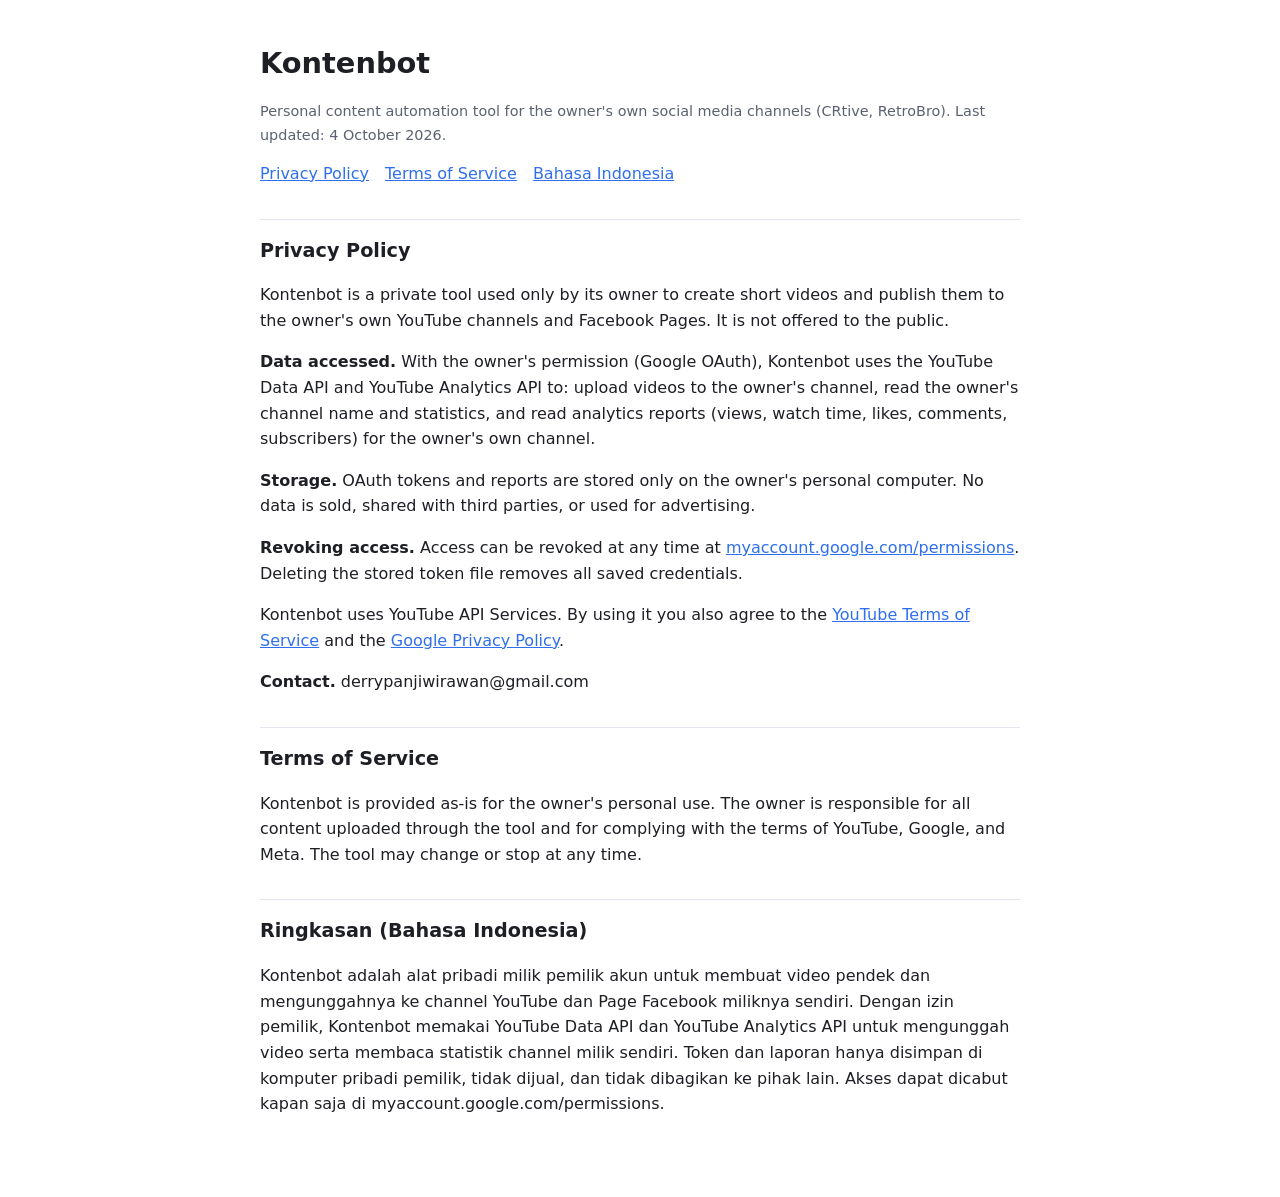
<file: index.html>
<!doctype html>
<html lang="id">
<head>
<meta charset="utf-8">
<meta name="viewport" content="width=device-width, initial-scale=1">
<title>Kontenbot – Privacy Policy & Terms</title>
<style>
  :root { --bg:#ffffff; --fg:#1d1f24; --muted:#5b6170; --line:#e3e6ec; --accent:#2f6fed; }
  @media (prefers-color-scheme: dark) { :root { --bg:#14161b; --fg:#e8eaf0; --muted:#a2a8b6; --line:#2a2e37; --accent:#7aa5ff; } }
  body { margin:0; background:var(--bg); color:var(--fg); font:16px/1.6 system-ui,-apple-system,"Segoe UI",Roboto,sans-serif; }
  main { max-width:760px; margin:0 auto; padding:40px 20px 64px; }
  h1 { font-size:1.8rem; margin:0 0 4px; } h2 { font-size:1.2rem; margin:32px 0 8px; padding-top:16px; border-top:1px solid var(--line); }
  p, li { color:var(--fg); } .muted { color:var(--muted); font-size:.9rem; } a { color:var(--accent); }
  nav a { margin-right:16px; }
</style>
</head>
<body>
<main>
  <h1>Kontenbot</h1>
  <p class="muted">Personal content automation tool for the owner's own social media channels (CRtive, RetroBro). Last updated: 4 October 2026.</p>
  <nav><a href="#privacy">Privacy Policy</a><a href="#terms">Terms of Service</a><a href="#id">Bahasa Indonesia</a></nav>

  <h2 id="privacy">Privacy Policy</h2>
  <p>Kontenbot is a private tool used only by its owner to create short videos and publish them to the owner's own YouTube channels and Facebook Pages. It is not offered to the public.</p>
  <p><strong>Data accessed.</strong> With the owner's permission (Google OAuth), Kontenbot uses the YouTube Data API and YouTube Analytics API to: upload videos to the owner's channel, read the owner's channel name and statistics, and read analytics reports (views, watch time, likes, comments, subscribers) for the owner's own channel.</p>
  <p><strong>Storage.</strong> OAuth tokens and reports are stored only on the owner's personal computer. No data is sold, shared with third parties, or used for advertising.</p>
  <p><strong>Revoking access.</strong> Access can be revoked at any time at <a href="https://myaccount.google.com/permissions">myaccount.google.com/permissions</a>. Deleting the stored token file removes all saved credentials.</p>
  <p>Kontenbot uses YouTube API Services. By using it you also agree to the <a href="https://www.youtube.com/t/terms">YouTube Terms of Service</a> and the <a href="https://policies.google.com/privacy">Google Privacy Policy</a>.</p>
  <p><strong>Contact.</strong> derrypanjiwirawan@gmail.com</p>

  <h2 id="terms">Terms of Service</h2>
  <p>Kontenbot is provided as-is for the owner's personal use. The owner is responsible for all content uploaded through the tool and for complying with the terms of YouTube, Google, and Meta. The tool may change or stop at any time.</p>

  <h2 id="id">Ringkasan (Bahasa Indonesia)</h2>
  <p>Kontenbot adalah alat pribadi milik pemilik akun untuk membuat video pendek dan mengunggahnya ke channel YouTube dan Page Facebook miliknya sendiri. Dengan izin pemilik, Kontenbot memakai YouTube Data API dan YouTube Analytics API untuk mengunggah video serta membaca statistik channel milik sendiri. Token dan laporan hanya disimpan di komputer pribadi pemilik, tidak dijual, dan tidak dibagikan ke pihak lain. Akses dapat dicabut kapan saja di myaccount.google.com/permissions.</p>
</main>
</body>
</html>
</file>
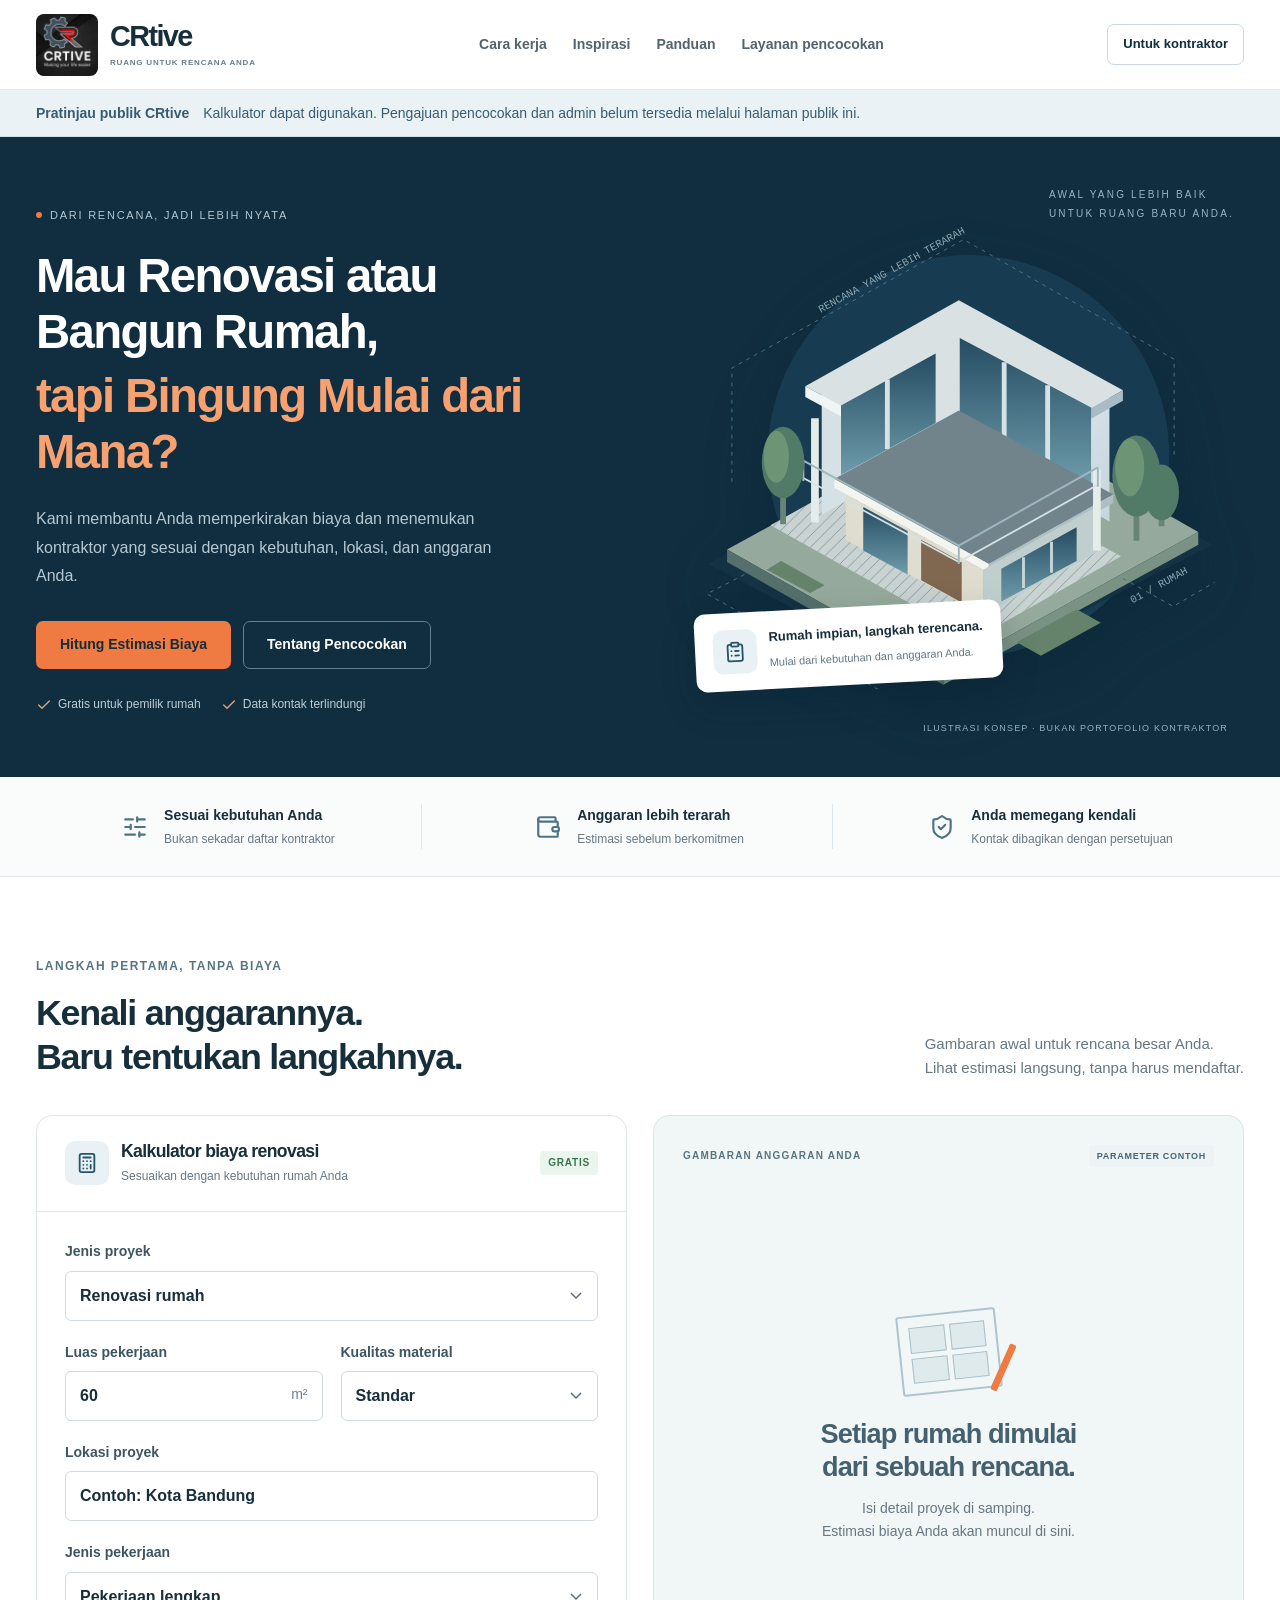
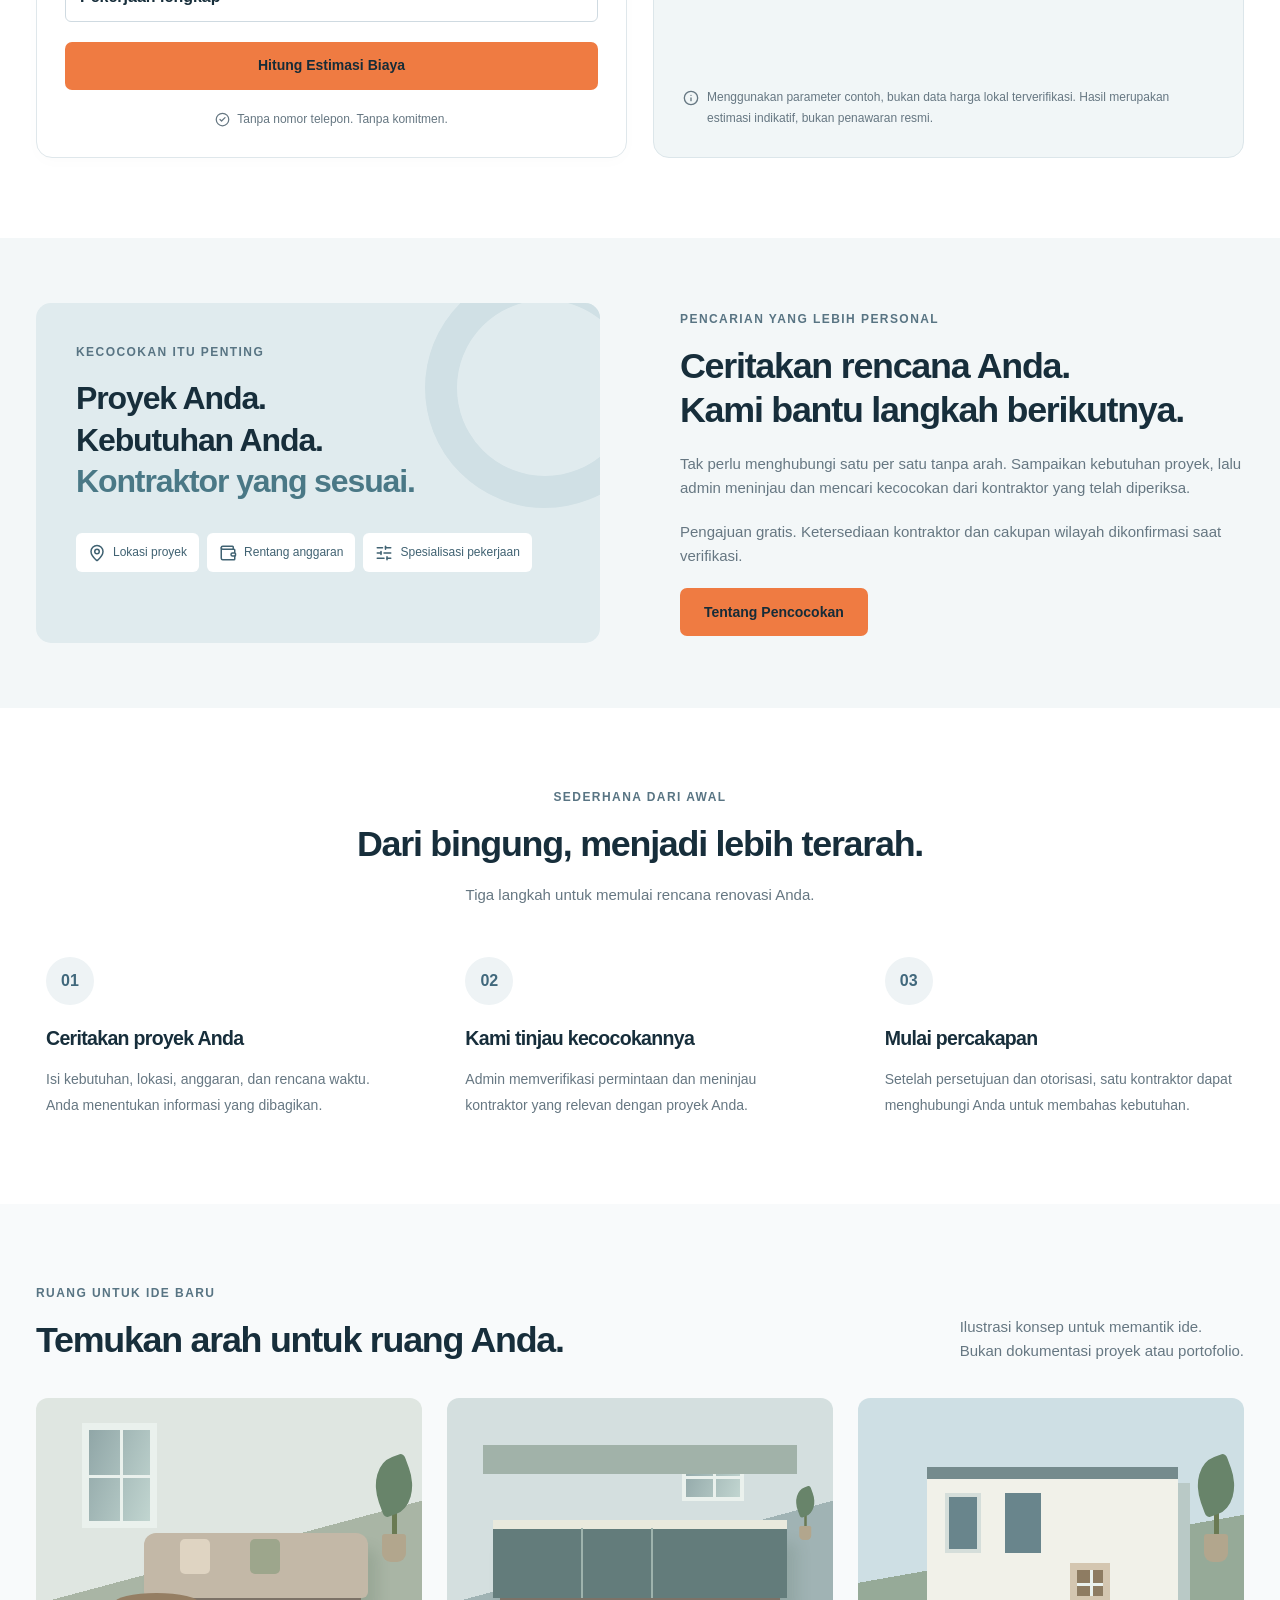
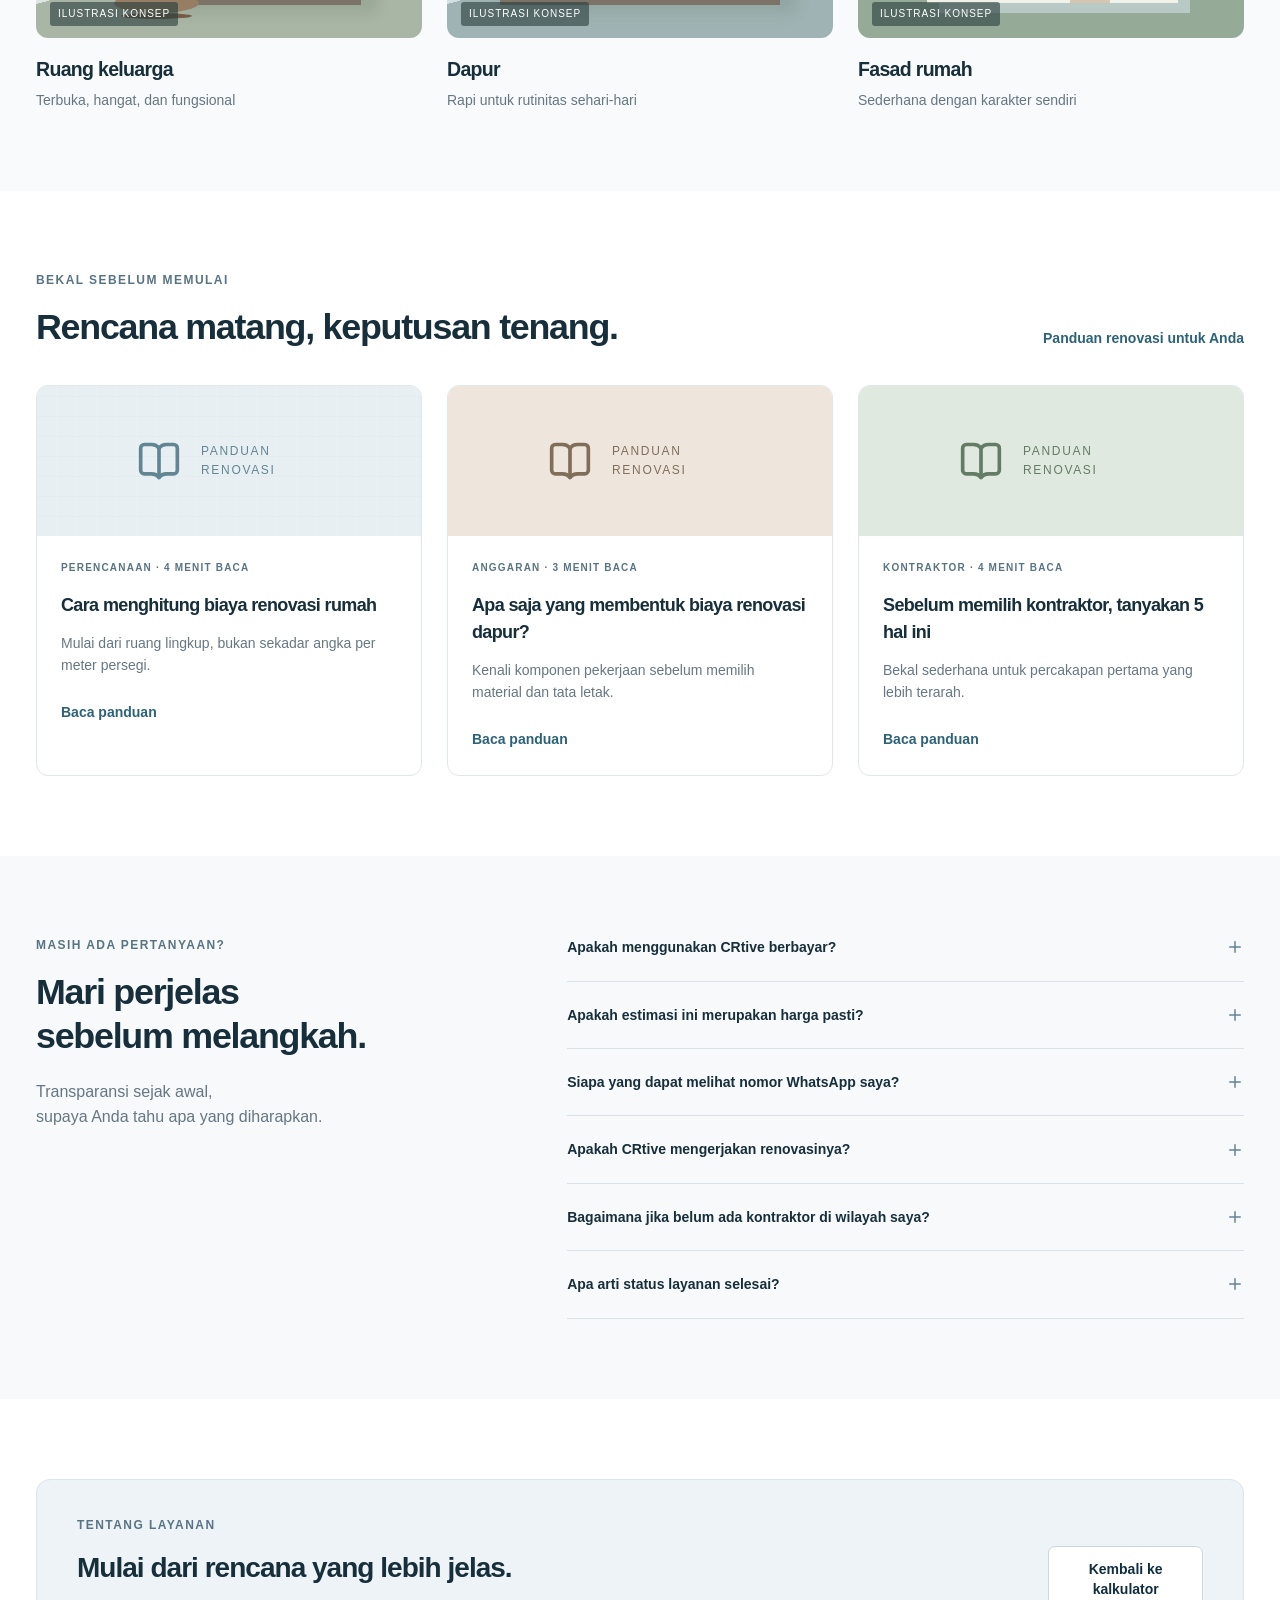
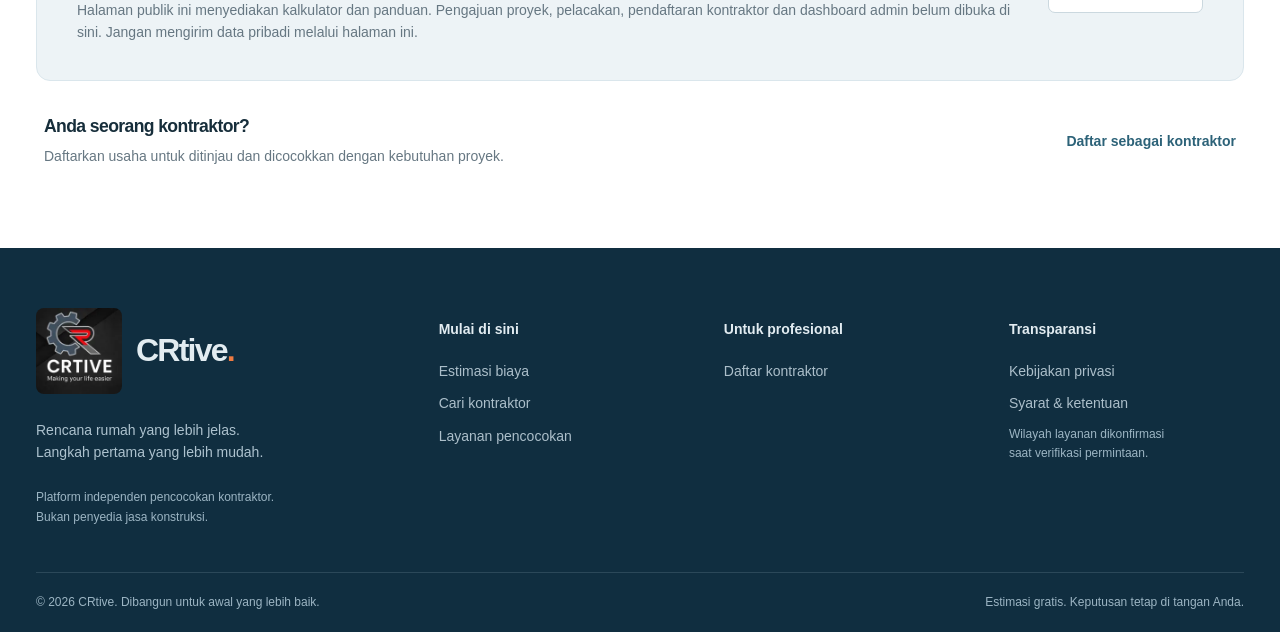
<file: crtive-kontraktor/index.html>
<!DOCTYPE html><html lang="id"><head><meta charset="utf-8"><meta name="viewport" content="width=device-width,initial-scale=1"><title>Rencana renovasi Anda — Pratinjau publik | CRtive</title><meta name="description" content="Rencanakan renovasi dengan kalkulator biaya contoh dan panduan CRtive. Pratinjau publik tanpa registrasi."><meta name="crtive-public-release" content="2026-11-22T15:43:14.376Z"><meta http-equiv="Content-Security-Policy" content="default-src &#39;self&#39;; img-src &#39;self&#39; data:; style-src &#39;self&#39; &#39;unsafe-inline&#39;; script-src &#39;self&#39;; connect-src &#39;none&#39;; base-uri &#39;self&#39;; form-action &#39;none&#39;; object-src &#39;none&#39;"><link rel="canonical" href="https://leondrry-binance.github.io/crtive-kontraktor/"><link rel="icon" type="image/webp" href="logo-64.webp"><link rel="stylesheet" href="site.css"><script type="module" src="app.mjs"></script></head><body data-crtive-public="1"><div hidden=""><!--$--><!--/$--></div><a class="skip" href="#main">Lewati ke konten</a><header class="site-header"><div class="shell nav"><a class="brand brand-with-logo" aria-label="CRtive beranda" href="./"><img class="brand-logo-image" src="logo-128.webp" width="62" height="62" alt="Logo CRtive" loading="eager"><span class="brand-wordmark">CRtive<span class="brand-caption">RUANG UNTUK RENCANA ANDA</span></span></a><nav aria-label="Navigasi utama"><a href="#cara-kerja">Cara kerja</a><a href="#inspirasi">Inspirasi</a><a href="#panduan">Panduan</a><a href="#layanan">Layanan pencocokan</a></nav><a class="button small secondary" href="#layanan">Untuk kontraktor</a></div></header><div class="public-banner"><div class="shell"><strong>Pratinjau publik CRtive</strong><span>Kalkulator dapat digunakan. Pengajuan pencocokan dan admin belum tersedia melalui halaman publik ini.</span></div></div><main id="main"><section class="hero"><div class="shell hero-grid"><div class="hero-copy"><span class="hero-label"><span></span> DARI RENCANA, JADI LEBIH NYATA</span><h1>Mau Renovasi atau<br/>Bangun Rumah,<br/><em>tapi Bingung<br class="mobile-break"/> Mulai dari Mana?</em></h1><p>Kami membantu Anda memperkirakan biaya dan menemukan kontraktor yang sesuai dengan kebutuhan, lokasi, dan anggaran Anda.</p><div class="hero-actions"><a href="#kalkulator" class="button primary">Hitung Estimasi Biaya</a><a class="button light-outline" href="#layanan">Tentang Pencocokan</a></div><div class="hero-trust"><span><svg xmlns="http://www.w3.org/2000/svg" width="16" height="16" viewBox="0 0 24 24" fill="none" stroke="currentColor" stroke-width="2" stroke-linecap="round" stroke-linejoin="round" class="lucide lucide-check" aria-hidden="true"><path d="M20 6 9 17l-5-5"></path></svg> Gratis untuk pemilik rumah</span><span><svg xmlns="http://www.w3.org/2000/svg" width="16" height="16" viewBox="0 0 24 24" fill="none" stroke="currentColor" stroke-width="2" stroke-linecap="round" stroke-linejoin="round" class="lucide lucide-check" aria-hidden="true"><path d="M20 6 9 17l-5-5"></path></svg> Data kontak terlindungi</span></div></div><div class="hero-visual"><div class="visual-caption">AWAL YANG LEBIH BAIK<br/><strong>UNTUK RUANG BARU ANDA.</strong></div><svg viewBox="0 0 620 480" class="house-art" role="img" aria-label="Ilustrasi arsitektur rumah modern dua lantai dengan halaman"><defs><linearGradient id="wall" x2="1" y2="1"><stop stop-color="#f8fafb"></stop><stop offset="1" stop-color="#c5d4dd"></stop></linearGradient><linearGradient id="glass" x2="0" y2="1"><stop stop-color="#264c63"></stop><stop offset="1" stop-color="#6d9caa"></stop></linearGradient><pattern id="lines" width="12" height="12" patternUnits="userSpaceOnUse"><path d="M0 12 12 0" stroke="#244251" stroke-width=".4"></path></pattern></defs><circle cx="335" cy="238" r="208" fill="#173b50"></circle><path d="M65 350 350 200 588 330 305 475Z" fill="#143244"></path><path d="M85 335 350 190 573 317 309 462Z" fill="#95a99c"></path><path d="M85 335 309 462 309 475 85 348Z" fill="#546f6c"></path><path d="M309 462 573 317 573 330 309 475Z" fill="#799284"></path><path d="M130 310 280 226 493 342 341 428Z" fill="#c9d3d2"></path><path d="M130 310 280 226 493 342 341 428Z" fill="url(#lines)"></path><path d="M183 299 183 171 326 92 326 218Z" fill="#d6e1e5"></path><path d="M326 92 481 176 481 306 326 218Z" fill="url(#wall)"></path><path d="M183 171 326 92 481 176 337 255Z" fill="#fbfcfc"></path><path d="M166 166 325 77 495 170 337 259Z" fill="#d9e1e3"></path><path d="M166 166 337 259 337 270 166 177Z" fill="#eff4f5"></path><path d="M337 259 495 170 495 181 337 270Z" fill="#a8bcc6"></path><path d="M326 116 462 188 462 268 326 194Z" fill="url(#glass)"></path><path d="M372 141V219M417 165V244" stroke="#d5e2e6" stroke-width="5"></path><path d="M203 186 301 132 301 204 203 258Z" fill="url(#glass)"></path><path d="M251 159V231" stroke="#d5e2e6" stroke-width="5"></path><path d="M196 262 325 191 485 278 356 350Z" fill="#71848b"></path><path d="M196 262 356 350 356 359 196 271Z" fill="#f4f5ee"></path><path d="M356 350 485 278 485 287 356 359Z" fill="#adbfc4"></path><path d="M208 278 208 325 350 403 350 356Z" fill="#dfddd0"></path><path d="M350 356 469 290 469 337 350 403Z" fill="#c0cfce"></path><path d="M226 291 272 316 272 361 226 336Z" fill="url(#glass)"></path><path d="M286 325 328 348 328 390 286 367Z" fill="#7f6750"></path><path d="M369 355 447 312 447 347 369 389Z" fill="url(#glass)"></path><path d="M392 343V375M421 327V359" stroke="#c6d6d8" stroke-width="3"></path><path d="M176 199V307M468 252V336" stroke="#e5edeb" stroke-width="8"></path><path d="M164 261 325 348 469 268" stroke="#d4e2e5" stroke-width="2" fill="none"></path><path d="M164 243 325 331 469 250M164 243V264M325 331V350M469 250V270" stroke="#9fb7bf" stroke-width="2" fill="none"></path><path d="M282 404 308 418 338 402 312 388Z" fill="#eef0e8"></path><path d="M261 417 287 432 317 415 291 401Z" fill="#eef0e8"></path><g stroke="#688475" stroke-width="6"><path d="M143 309V247M509 326V262M535 311V278"></path></g><g fill="#527b67"><ellipse cx="143" cy="245" rx="22" ry="37"></ellipse><ellipse cx="509" cy="259" rx="25" ry="42"></ellipse><ellipse cx="535" cy="276" rx="18" ry="29"></ellipse></g><g fill="#6e9476"><ellipse cx="136" cy="239" rx="13" ry="27"></ellipse><ellipse cx="502" cy="250" rx="15" ry="30"></ellipse></g><path d="M126 356 171 380 186 372 141 347Z" fill="#64836a"></path><path d="M385 431 447 397 472 411 410 445Z" fill="#64836a"></path><g stroke="#4b7387" stroke-dasharray="4 5" fill="none"><path d="M90 265V147L330 14 548 138V238"></path><path d="M103 361 64 381 290 507M495 365 547 394 590 369"></path></g><g fill="#8ca8b5" font-family="monospace" font-size="11"><text x="182" y="90" transform="rotate(-29 182 90)">RENCANA YANG LEBIH TERARAH</text><text x="505" y="391" transform="rotate(-29 505 391)">01 / RUMAH</text></g></svg><div class="floating-card"><span class="icon-tile"><svg xmlns="http://www.w3.org/2000/svg" width="22" height="22" viewBox="0 0 24 24" fill="none" stroke="currentColor" stroke-width="2" stroke-linecap="round" stroke-linejoin="round" class="lucide lucide-clipboard-list" aria-hidden="true"><rect width="8" height="4" x="8" y="2" rx="1" ry="1"></rect><path d="M16 4h2a2 2 0 0 1 2 2v14a2 2 0 0 1-2 2H6a2 2 0 0 1-2-2V6a2 2 0 0 1 2-2h2"></path><path d="M12 11h4"></path><path d="M12 16h4"></path><path d="M8 11h.01"></path><path d="M8 16h.01"></path></svg></span><div><strong>Rumah impian, langkah terencana.</strong><span>Mulai dari kebutuhan dan anggaran Anda.</span></div></div><span class="visual-note">ILUSTRASI KONSEP · BUKAN PORTOFOLIO KONTRAKTOR</span></div></div></section><div class="benefit-strip"><div class="shell benefits"><div><svg xmlns="http://www.w3.org/2000/svg" width="26" height="26" viewBox="0 0 24 24" fill="none" stroke="currentColor" stroke-width="2" stroke-linecap="round" stroke-linejoin="round" class="lucide lucide-sliders-horizontal" aria-hidden="true"><path d="M10 5H3"></path><path d="M12 19H3"></path><path d="M14 3v4"></path><path d="M16 17v4"></path><path d="M21 12h-9"></path><path d="M21 19h-5"></path><path d="M21 5h-7"></path><path d="M8 10v4"></path><path d="M8 12H3"></path></svg><span><strong>Sesuai kebutuhan Anda</strong><small>Bukan sekadar daftar kontraktor</small></span></div><div><svg xmlns="http://www.w3.org/2000/svg" width="26" height="26" viewBox="0 0 24 24" fill="none" stroke="currentColor" stroke-width="2" stroke-linecap="round" stroke-linejoin="round" class="lucide lucide-wallet" aria-hidden="true"><path d="M19 7V4a1 1 0 0 0-1-1H5a2 2 0 0 0 0 4h15a1 1 0 0 1 1 1v4h-3a2 2 0 0 0 0 4h3a1 1 0 0 0 1-1v-2a1 1 0 0 0-1-1"></path><path d="M3 5v14a2 2 0 0 0 2 2h15a1 1 0 0 0 1-1v-4"></path></svg><span><strong>Anggaran lebih terarah</strong><small>Estimasi sebelum berkomitmen</small></span></div><div><svg xmlns="http://www.w3.org/2000/svg" width="26" height="26" viewBox="0 0 24 24" fill="none" stroke="currentColor" stroke-width="2" stroke-linecap="round" stroke-linejoin="round" class="lucide lucide-shield-check" aria-hidden="true"><path d="M20 13c0 5-3.5 7.5-7.66 8.95a1 1 0 0 1-.67-.01C7.5 20.5 4 18 4 13V6a1 1 0 0 1 1-1c2 0 4.5-1.2 6.24-2.72a1.17 1.17 0 0 1 1.52 0C14.51 3.81 17 5 19 5a1 1 0 0 1 1 1z"></path><path d="m9 12 2 2 4-4"></path></svg><span><strong>Anda memegang kendali</strong><small>Kontak dibagikan dengan persetujuan</small></span></div></div></div><section id="kalkulator" class="section shell"><div class="section-heading"><div><span class="eyebrow">LANGKAH PERTAMA, TANPA BIAYA</span><h2>Kenali anggarannya.<br/>Baru tentukan langkahnya.</h2></div><p>Gambaran awal untuk rencana besar Anda.<br/>Lihat estimasi langsung, tanpa harus mendaftar.</p></div><div class="calculator-grid"><form class="card calculator-form"><div class="card-heading"><span class="icon-tile"><svg xmlns="http://www.w3.org/2000/svg" width="22" height="22" viewBox="0 0 24 24" fill="none" stroke="currentColor" stroke-width="2" stroke-linecap="round" stroke-linejoin="round" class="lucide lucide-calculator" aria-hidden="true"><rect width="16" height="20" x="4" y="2" rx="2"></rect><line x1="8" x2="16" y1="6" y2="6"></line><line x1="16" x2="16" y1="14" y2="18"></line><path d="M16 10h.01"></path><path d="M12 10h.01"></path><path d="M8 10h.01"></path><path d="M12 14h.01"></path><path d="M8 14h.01"></path><path d="M12 18h.01"></path><path d="M8 18h.01"></path></svg></span><div><h3>Kalkulator biaya renovasi</h3><p>Sesuaikan dengan kebutuhan rumah Anda</p></div><span class="tag">GRATIS</span></div><div class="fields"><label>Jenis proyek<select name="category"><option>Renovasi rumah</option><option>Bangun rumah baru</option><option>Renovasi dapur</option><option>Renovasi kamar mandi</option><option>Renovasi kamar tidur</option><option>Renovasi interior</option><option>Renovasi atap</option><option>Renovasi lantai</option><option>Pengecatan</option><option>Pekerjaan konstruksi lainnya</option></select></label><div class="field-row"><label>Luas pekerjaan<div class="input-unit"><input type="number" min="1" max="10000" required="" name="area" value="60"/><span>m²</span></div></label><label>Kualitas material<select name="quality"><option>Standar</option><option>Menengah</option><option>Premium</option></select></label></div><label>Lokasi proyek<input placeholder="Contoh: Kota Bandung" minLength="3" maxLength="120" required="" name="location"/></label><label>Jenis pekerjaan<select name="work"><option>Pekerjaan lengkap</option><option>Material saja</option><option>Tenaga kerja saja</option></select></label><button class="button primary full">Hitung Estimasi Biaya</button><p class="form-foot"><svg xmlns="http://www.w3.org/2000/svg" width="15" height="15" viewBox="0 0 24 24" fill="none" stroke="currentColor" stroke-width="2" stroke-linecap="round" stroke-linejoin="round" class="lucide lucide-circle-check lucide-check-circle-2" aria-hidden="true"><circle cx="12" cy="12" r="10"></circle><path d="m16 9-5.5 5.5L8 12"></path></svg> Tanpa nomor telepon. Tanpa komitmen.</p></div></form><div class="estimate-panel " aria-live="polite"><div class="estimate-top"><span class="eyebrow">GAMBARAN ANGGARAN ANDA</span><span class="tag">PARAMETER CONTOH</span></div><div class="estimate-empty"><div class="plan-icon"><span></span><span></span><span></span><span></span></div><h3>Setiap rumah dimulai<br/>dari sebuah rencana.</h3><p>Isi detail proyek di samping.<br/>Estimasi biaya Anda akan muncul di sini.</p></div><p class="fine-print"><svg xmlns="http://www.w3.org/2000/svg" width="16" height="16" viewBox="0 0 24 24" fill="none" stroke="currentColor" stroke-width="2" stroke-linecap="round" stroke-linejoin="round" class="lucide lucide-info" aria-hidden="true"><circle cx="12" cy="12" r="10"></circle><path d="M12 16v-4"></path><path d="M12 8h.01"></path></svg>Menggunakan parameter contoh, bukan data harga lokal terverifikasi. Hasil merupakan estimasi indikatif, bukan penawaran resmi.</p></div></div></section><section class="matching-section"><div class="shell matching-grid"><div class="matching-graphic"><span class="eyebrow">KECOCOKAN ITU PENTING</span><h3>Proyek Anda.<br/>Kebutuhan Anda.<br/><span>Kontraktor yang sesuai.</span></h3><div class="match-chips"><span><svg xmlns="http://www.w3.org/2000/svg" width="18" height="18" viewBox="0 0 24 24" fill="none" stroke="currentColor" stroke-width="2" stroke-linecap="round" stroke-linejoin="round" class="lucide lucide-map-pin" aria-hidden="true"><path d="M20 10c0 4.993-5.539 10.193-7.399 11.799a1 1 0 0 1-1.202 0C9.539 20.193 4 14.993 4 10a8 8 0 0 1 16 0"></path><circle cx="12" cy="10" r="3"></circle></svg> Lokasi proyek</span><span><svg xmlns="http://www.w3.org/2000/svg" width="18" height="18" viewBox="0 0 24 24" fill="none" stroke="currentColor" stroke-width="2" stroke-linecap="round" stroke-linejoin="round" class="lucide lucide-wallet" aria-hidden="true"><path d="M19 7V4a1 1 0 0 0-1-1H5a2 2 0 0 0 0 4h15a1 1 0 0 1 1 1v4h-3a2 2 0 0 0 0 4h3a1 1 0 0 0 1-1v-2a1 1 0 0 0-1-1"></path><path d="M3 5v14a2 2 0 0 0 2 2h15a1 1 0 0 0 1-1v-4"></path></svg> Rentang anggaran</span><span><svg xmlns="http://www.w3.org/2000/svg" width="18" height="18" viewBox="0 0 24 24" fill="none" stroke="currentColor" stroke-width="2" stroke-linecap="round" stroke-linejoin="round" class="lucide lucide-sliders-horizontal" aria-hidden="true"><path d="M10 5H3"></path><path d="M12 19H3"></path><path d="M14 3v4"></path><path d="M16 17v4"></path><path d="M21 12h-9"></path><path d="M21 19h-5"></path><path d="M21 5h-7"></path><path d="M8 10v4"></path><path d="M8 12H3"></path></svg> Spesialisasi pekerjaan</span></div><div class="match-line"></div></div><div><span class="eyebrow">PENCARIAN YANG LEBIH PERSONAL</span><h2>Ceritakan rencana Anda.<br/>Kami bantu langkah berikutnya.</h2><p>Tak perlu menghubungi satu per satu tanpa arah. Sampaikan kebutuhan proyek, lalu admin meninjau dan mencari kecocokan dari kontraktor yang telah diperiksa.</p><p>Pengajuan gratis. Ketersediaan kontraktor dan cakupan wilayah dikonfirmasi saat verifikasi.</p><a class="button primary" href="#layanan">Tentang Pencocokan</a></div></div></section><section id="cara-kerja" class="section shell"><div class="section-heading centered"><span class="eyebrow">SEDERHANA DARI AWAL</span><h2>Dari bingung, menjadi lebih terarah.</h2><p>Tiga langkah untuk memulai rencana renovasi Anda.</p></div><div class="steps-grid"><article class="step"><span class="step-number">01</span><h3>Ceritakan proyek Anda</h3><p>Isi kebutuhan, lokasi, anggaran, dan rencana waktu. Anda menentukan informasi yang dibagikan.</p></article><article class="step"><span class="step-number">02</span><h3>Kami tinjau kecocokannya</h3><p>Admin memverifikasi permintaan dan meninjau kontraktor yang relevan dengan proyek Anda.</p></article><article class="step"><span class="step-number">03</span><h3>Mulai percakapan</h3><p>Setelah persetujuan dan otorisasi, satu kontraktor dapat menghubungi Anda untuk membahas kebutuhan.</p></article></div></section><section id="inspirasi" class="section inspiration"><div class="shell"><div class="section-heading"><div><span class="eyebrow">RUANG UNTUK IDE BARU</span><h2>Temukan arah untuk ruang Anda.</h2></div><p>Ilustrasi konsep untuk memantik ide.<br/>Bukan dokumentasi proyek atau portofolio.</p></div><div class="inspiration-grid"><a class="inspiration-card" href="panduan/cara-memilih-kontraktor/"><div class="room-art living" aria-label="Ilustrasi konsep Ruang keluarga"><div class="window"></div><div class="room-block"></div><div class="plant"></div><span>ILUSTRASI KONSEP</span></div><h3>Ruang keluarga</h3><p>Terbuka, hangat, dan fungsional</p></a><a class="inspiration-card" href="panduan/perkiraan-biaya-renovasi-dapur/"><div class="room-art kitchen" aria-label="Ilustrasi konsep Dapur"><div class="window"></div><div class="room-block"></div><div class="plant"></div><span>ILUSTRASI KONSEP</span></div><h3>Dapur</h3><p>Rapi untuk rutinitas sehari-hari</p></a><a class="inspiration-card" href="panduan/cara-memilih-kontraktor/"><div class="room-art facade" aria-label="Ilustrasi konsep Fasad rumah"><div class="window"></div><div class="room-block"></div><div class="plant"></div><span>ILUSTRASI KONSEP</span></div><h3>Fasad rumah</h3><p>Sederhana dengan karakter sendiri</p></a></div></div></section><section id="panduan" class="section shell"><div class="section-heading"><div><span class="eyebrow">BEKAL SEBELUM MEMULAI</span><h2>Rencana matang, keputusan tenang.</h2></div><span class="text-link">Panduan renovasi untuk Anda</span></div><div class="articles-grid"><a class="article-card" href="panduan/cara-menghitung-biaya-renovasi-rumah/"><div class="article-art art-0"><svg xmlns="http://www.w3.org/2000/svg" width="44" height="44" viewBox="0 0 24 24" fill="none" stroke="currentColor" stroke-width="2" stroke-linecap="round" stroke-linejoin="round" class="lucide lucide-book-open" aria-hidden="true"><path d="M12 5v16"></path><path d="M20.001 19A2 2 0 0022 17V5a2 2 0 00-1.999-2L16 3.002A5 5 0 0012 5a5 5 0 00-4-2H4a2 2 0 00-2 2v12a2 2 0 001.999 2H8a5 5 0 014 2 5 5 0 014-2z"></path></svg><span>PANDUAN RENOVASI</span></div><div class="article-body"><span class="eyebrow">PERENCANAAN<!-- --> · <!-- -->4<!-- --> MENIT BACA</span><h3>Cara menghitung biaya renovasi rumah</h3><p>Mulai dari ruang lingkup, bukan sekadar angka per meter persegi.</p><span class="text-link">Baca panduan</span></div></a><a class="article-card" href="panduan/perkiraan-biaya-renovasi-dapur/"><div class="article-art art-1"><svg xmlns="http://www.w3.org/2000/svg" width="44" height="44" viewBox="0 0 24 24" fill="none" stroke="currentColor" stroke-width="2" stroke-linecap="round" stroke-linejoin="round" class="lucide lucide-book-open" aria-hidden="true"><path d="M12 5v16"></path><path d="M20.001 19A2 2 0 0022 17V5a2 2 0 00-1.999-2L16 3.002A5 5 0 0012 5a5 5 0 00-4-2H4a2 2 0 00-2 2v12a2 2 0 001.999 2H8a5 5 0 014 2 5 5 0 014-2z"></path></svg><span>PANDUAN RENOVASI</span></div><div class="article-body"><span class="eyebrow">ANGGARAN<!-- --> · <!-- -->3<!-- --> MENIT BACA</span><h3>Apa saja yang membentuk biaya renovasi dapur?</h3><p>Kenali komponen pekerjaan sebelum memilih material dan tata letak.</p><span class="text-link">Baca panduan</span></div></a><a class="article-card" href="panduan/cara-memilih-kontraktor/"><div class="article-art art-2"><svg xmlns="http://www.w3.org/2000/svg" width="44" height="44" viewBox="0 0 24 24" fill="none" stroke="currentColor" stroke-width="2" stroke-linecap="round" stroke-linejoin="round" class="lucide lucide-book-open" aria-hidden="true"><path d="M12 5v16"></path><path d="M20.001 19A2 2 0 0022 17V5a2 2 0 00-1.999-2L16 3.002A5 5 0 0012 5a5 5 0 00-4-2H4a2 2 0 00-2 2v12a2 2 0 001.999 2H8a5 5 0 014 2 5 5 0 014-2z"></path></svg><span>PANDUAN RENOVASI</span></div><div class="article-body"><span class="eyebrow">KONTRAKTOR<!-- --> · <!-- -->4<!-- --> MENIT BACA</span><h3>Sebelum memilih kontraktor, tanyakan 5 hal ini</h3><p>Bekal sederhana untuk percakapan pertama yang lebih terarah.</p><span class="text-link">Baca panduan</span></div></a></div></section><section id="faq" class="section faq-section"><div class="shell faq-grid"><div><span class="eyebrow">MASIH ADA PERTANYAAN?</span><h2>Mari perjelas<br/>sebelum melangkah.</h2><p>Transparansi sejak awal,<br/>supaya Anda tahu apa yang diharapkan.</p></div><div><details><summary>Apakah menggunakan CRtive berbayar?<svg xmlns="http://www.w3.org/2000/svg" width="18" height="18" viewBox="0 0 24 24" fill="none" stroke="currentColor" stroke-width="2" stroke-linecap="round" stroke-linejoin="round" class="lucide lucide-plus" aria-hidden="true"><path d="M5 12h14"></path><path d="M12 5v14"></path></svg></summary><p>Kalkulator dan pengajuan pencocokan gratis untuk pelanggan. Kontraktor membayar akses lead yang memenuhi kualifikasi; biaya ini tidak menjamin kontraktor mendapatkan proyek.</p></details><details><summary>Apakah estimasi ini merupakan harga pasti?<svg xmlns="http://www.w3.org/2000/svg" width="18" height="18" viewBox="0 0 24 24" fill="none" stroke="currentColor" stroke-width="2" stroke-linecap="round" stroke-linejoin="round" class="lucide lucide-plus" aria-hidden="true"><path d="M5 12h14"></path><path d="M12 5v14"></path></svg></summary><p>Tidak. Kalkulator memakai parameter contoh yang belum mewakili harga lokal terverifikasi. Harga aktual perlu dibahas melalui survei dan penawaran tertulis kontraktor.</p></details><details><summary>Siapa yang dapat melihat nomor WhatsApp saya?<svg xmlns="http://www.w3.org/2000/svg" width="18" height="18" viewBox="0 0 24 24" fill="none" stroke="currentColor" stroke-width="2" stroke-linecap="round" stroke-linejoin="round" class="lucide lucide-plus" aria-hidden="true"><path d="M5 12h14"></path><path d="M12 5v14"></path></svg></summary><p>Admin untuk verifikasi dan maksimal satu kontraktor setelah pemeriksaan, persetujuan Anda, dan otorisasi akses. Nomor Anda tidak masuk direktori publik.</p></details><details><summary>Apakah CRtive mengerjakan renovasinya?<svg xmlns="http://www.w3.org/2000/svg" width="18" height="18" viewBox="0 0 24 24" fill="none" stroke="currentColor" stroke-width="2" stroke-linecap="round" stroke-linejoin="round" class="lucide lucide-plus" aria-hidden="true"><path d="M5 12h14"></path><path d="M12 5v14"></path></svg></summary><p>CRtive membantu pencocokan, bukan perusahaan konstruksi. Perjanjian, harga dan pelaksanaan proyek dibahas langsung antara pelanggan dan kontraktor.</p></details><details><summary>Bagaimana jika belum ada kontraktor di wilayah saya?<svg xmlns="http://www.w3.org/2000/svg" width="18" height="18" viewBox="0 0 24 24" fill="none" stroke="currentColor" stroke-width="2" stroke-linecap="round" stroke-linejoin="round" class="lucide lucide-plus" aria-hidden="true"><path d="M5 12h14"></path><path d="M12 5v14"></path></svg></summary><p>Admin mengonfirmasi ketersediaan saat pemeriksaan. Jika belum ada kecocokan, status akan diperbarui. CRtive tidak menjamin setiap permintaan mendapat kontraktor.</p></details><details><summary>Apa arti status layanan selesai?<svg xmlns="http://www.w3.org/2000/svg" width="18" height="18" viewBox="0 0 24 24" fill="none" stroke="currentColor" stroke-width="2" stroke-linecap="round" stroke-linejoin="round" class="lucide lucide-plus" aria-hidden="true"><path d="M5 12h14"></path><path d="M12 5v14"></path></svg></summary><p>Artinya layanan pencocokan telah selesai, bukan pekerjaan konstruksi telah selesai.</p></details></div></div></section><section class="shell section"><div class="tracking-banner" id="layanan"><div><span class="eyebrow">TENTANG LAYANAN</span><h2>Mulai dari rencana yang lebih jelas.</h2><p>Halaman publik ini menyediakan kalkulator dan panduan. Pengajuan proyek, pelacakan, pendaftaran kontraktor dan dashboard admin belum dibuka di sini. Jangan mengirim data pribadi melalui halaman ini.</p></div><a class="button secondary" href="#kalkulator">Kembali ke kalkulator</a></div><div class="contractor-banner"><div><h3>Anda seorang kontraktor?</h3><p>Daftarkan usaha untuk ditinjau dan dicocokkan dengan kebutuhan proyek.</p></div><a class="text-link" href="#layanan">Daftar sebagai kontraktor</a></div></section><!--$--><!--/$--></main><footer class="footer"><div class="shell footer-grid"><div><a class="brand brand-with-logo" aria-label="CRtive beranda" href="./"><img class="brand-logo-image" src="logo-192.webp" width="86" height="86" alt="Logo CRtive" loading="lazy"><span>CRtive<span class="orange">.</span></span></a><p>Rencana rumah yang lebih jelas.<br/>Langkah pertama yang lebih mudah.</p><small>Platform independen pencocokan kontraktor.<br/>Bukan penyedia jasa konstruksi.</small></div><div><strong>Mulai di sini</strong><a href="#kalkulator">Estimasi biaya</a><a href="#layanan">Cari kontraktor</a><a href="#layanan">Layanan pencocokan</a></div><div><strong>Untuk profesional</strong><a href="#layanan">Daftar kontraktor</a></div><div><strong>Transparansi</strong><a href="privasi/">Kebijakan privasi</a><a href="ketentuan/">Syarat &amp; ketentuan</a><small>Wilayah layanan dikonfirmasi<br/>saat verifikasi permintaan.</small></div></div><div class="shell footer-bottom">© <!-- -->2026<!-- --> CRtive. Dibangun untuk awal yang lebih baik.<span>Estimasi gratis. Keputusan tetap di tangan Anda.</span></div></footer></body></html>
</file>
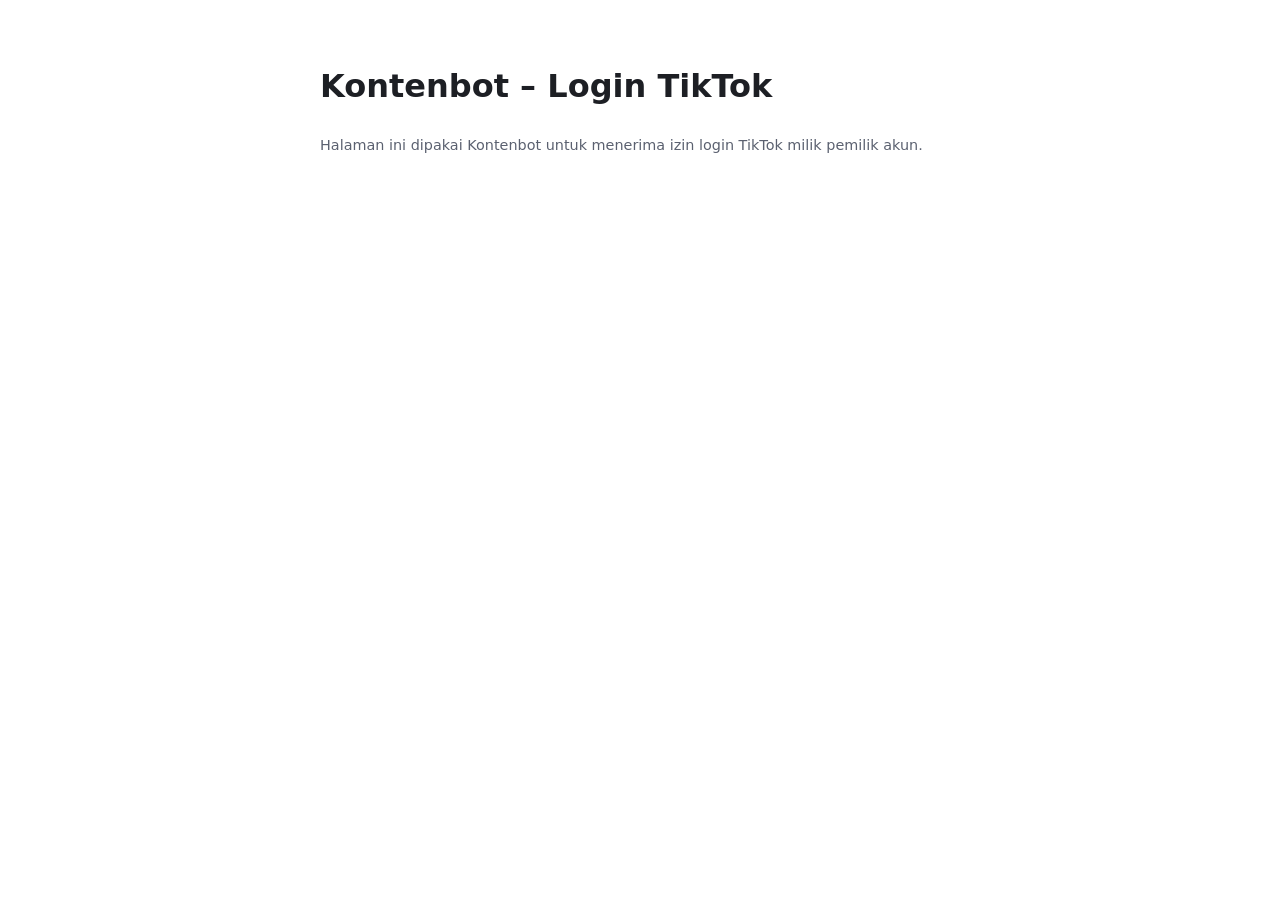
<file: tiktok/index.html>
<!doctype html>
<html lang="id">
<head>
<meta charset="utf-8">
<meta name="viewport" content="width=device-width, initial-scale=1">
<title>Kontenbot – Login TikTok</title>
<style>
  :root { --bg:#ffffff; --fg:#1d1f24; --muted:#5b6170; --line:#e3e6ec; --accent:#2f6fed; }
  @media (prefers-color-scheme: dark) { :root { --bg:#14161b; --fg:#e8eaf0; --muted:#a2a8b6; --line:#2a2e37; --accent:#7aa5ff; } }
  body { margin:0; background:var(--bg); color:var(--fg); font:16px/1.6 system-ui,-apple-system,"Segoe UI",Roboto,sans-serif; }
  main { max-width:640px; margin:0 auto; padding:40px 20px; }
  .box { border:1px solid var(--line); border-radius:12px; padding:16px; word-break:break-all; font-family:ui-monospace,Consolas,monospace; }
  button { margin-top:12px; padding:10px 18px; border-radius:10px; border:0; background:var(--accent); color:#fff; font-size:16px; }
  .muted { color:var(--muted); font-size:.9rem; }
</style>
</head>
<body>
<main>
  <h1>Kontenbot – Login TikTok</h1>
  <div id="ok" hidden>
    <p>Login berhasil. Salin kode di bawah, lalu tempel ke jendela bot (tiktok_token.bat) di mini PC.</p>
    <div class="box" id="code"></div>
    <button onclick="navigator.clipboard.writeText(document.getElementById('code').textContent)">Salin kode</button>
    <p class="muted">Kode berlaku beberapa menit dan hanya bisa dipakai sekali. Jangan bagikan ke orang lain.</p>
  </div>
  <div id="err" hidden><p>Login dibatalkan atau gagal: <span id="msg"></span></p></div>
  <div id="none"><p class="muted">Halaman ini dipakai Kontenbot untuk menerima izin login TikTok milik pemilik akun.</p></div>
</main>
<script>
  const q = new URLSearchParams(location.search);
  if (q.get("code")) {
    document.getElementById("code").textContent = q.get("code") + "|" + (q.get("state") || "");
    document.getElementById("ok").hidden = false; document.getElementById("none").hidden = true;
  } else if (q.get("error")) {
    document.getElementById("msg").textContent = (q.get("error_description") || q.get("error"));
    document.getElementById("err").hidden = false; document.getElementById("none").hidden = true;
  }
</script>
</body>
</html>
</file>
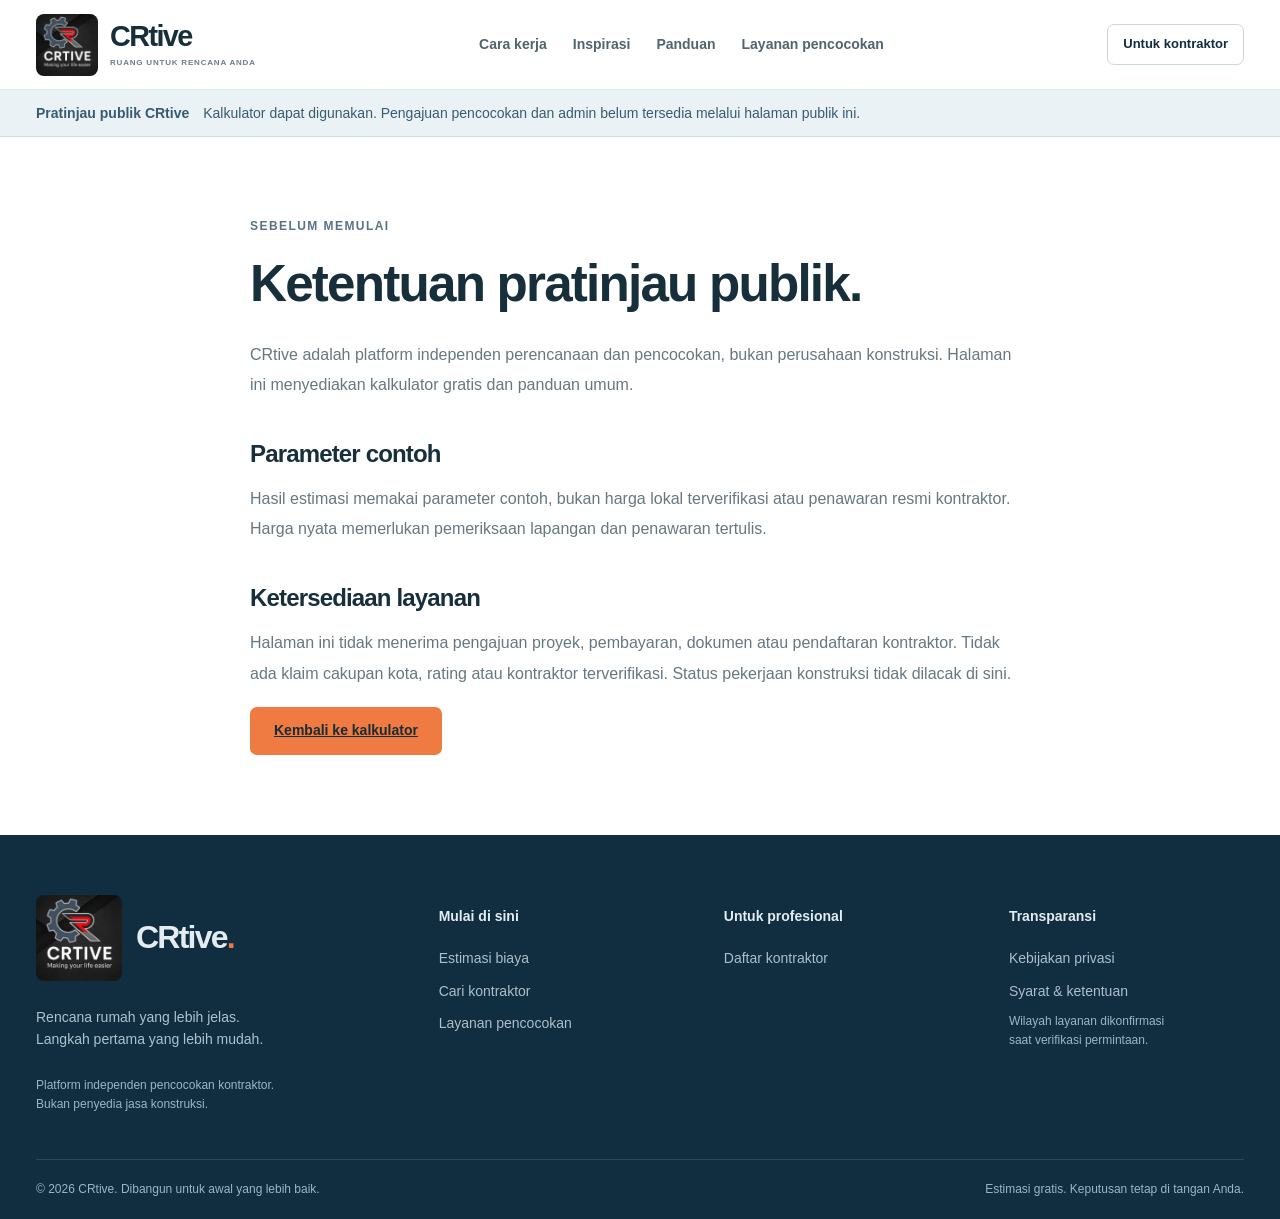
<file: crtive-kontraktor/ketentuan/index.html>
<!DOCTYPE html><html lang="id"><head><meta charset="utf-8"><meta name="viewport" content="width=device-width,initial-scale=1"><title>Ketentuan | CRtive</title><meta name="description" content="Rencanakan renovasi dengan kalkulator biaya contoh dan panduan CRtive. Pratinjau publik tanpa registrasi."><meta name="crtive-public-release" content="2026-11-22T15:43:14.376Z"><meta http-equiv="Content-Security-Policy" content="default-src &#39;self&#39;; img-src &#39;self&#39; data:; style-src &#39;self&#39; &#39;unsafe-inline&#39;; script-src &#39;self&#39;; connect-src &#39;none&#39;; base-uri &#39;self&#39;; form-action &#39;none&#39;; object-src &#39;none&#39;"><link rel="canonical" href="https://leondrry-binance.github.io/crtive-kontraktor/ketentuan/"><link rel="icon" type="image/webp" href="../logo-64.webp"><link rel="stylesheet" href="../site.css"></head><body data-crtive-public="1"><div hidden=""><!--$--><!--/$--></div><a class="skip" href="#main">Lewati ke konten</a><header class="site-header"><div class="shell nav"><a class="brand brand-with-logo" aria-label="CRtive beranda" href="../"><img class="brand-logo-image" src="../logo-128.webp" width="62" height="62" alt="Logo CRtive" loading="eager"><span class="brand-wordmark">CRtive<span class="brand-caption">RUANG UNTUK RENCANA ANDA</span></span></a><nav aria-label="Navigasi utama"><a href="../#cara-kerja">Cara kerja</a><a href="../#inspirasi">Inspirasi</a><a href="../#panduan">Panduan</a><a href="../#layanan">Layanan pencocokan</a></nav><a class="button small secondary" href="../#layanan">Untuk kontraktor</a></div></header><div class="public-banner"><div class="shell"><strong>Pratinjau publik CRtive</strong><span>Kalkulator dapat digunakan. Pengajuan pencocokan dan admin belum tersedia melalui halaman publik ini.</span></div></div><main id="main"><article class="shell section prose"><span class="eyebrow">SEBELUM MEMULAI</span><h1>Ketentuan pratinjau publik.</h1><p>CRtive adalah platform independen perencanaan dan pencocokan, bukan perusahaan konstruksi. Halaman ini menyediakan kalkulator gratis dan panduan umum.</p><h2>Parameter contoh</h2><p>Hasil estimasi memakai parameter contoh, bukan harga lokal terverifikasi atau penawaran resmi kontraktor. Harga nyata memerlukan pemeriksaan lapangan dan penawaran tertulis.</p><h2>Ketersediaan layanan</h2><p>Halaman ini tidak menerima pengajuan proyek, pembayaran, dokumen atau pendaftaran kontraktor. Tidak ada klaim cakupan kota, rating atau kontraktor terverifikasi. Status pekerjaan konstruksi tidak dilacak di sini.</p><a class="button primary" href="../#kalkulator">Kembali ke kalkulator</a></article></main><footer class="footer"><div class="shell footer-grid"><div><a class="brand brand-with-logo" aria-label="CRtive beranda" href="../"><img class="brand-logo-image" src="../logo-192.webp" width="86" height="86" alt="Logo CRtive" loading="lazy"><span>CRtive<span class="orange">.</span></span></a><p>Rencana rumah yang lebih jelas.<br/>Langkah pertama yang lebih mudah.</p><small>Platform independen pencocokan kontraktor.<br/>Bukan penyedia jasa konstruksi.</small></div><div><strong>Mulai di sini</strong><a href="../#kalkulator">Estimasi biaya</a><a href="../#layanan">Cari kontraktor</a><a href="../#layanan">Layanan pencocokan</a></div><div><strong>Untuk profesional</strong><a href="../#layanan">Daftar kontraktor</a></div><div><strong>Transparansi</strong><a href="../privasi/">Kebijakan privasi</a><a href="../ketentuan/">Syarat &amp; ketentuan</a><small>Wilayah layanan dikonfirmasi<br/>saat verifikasi permintaan.</small></div></div><div class="shell footer-bottom">© <!-- -->2026<!-- --> CRtive. Dibangun untuk awal yang lebih baik.<span>Estimasi gratis. Keputusan tetap di tangan Anda.</span></div></footer></body></html>
</file>
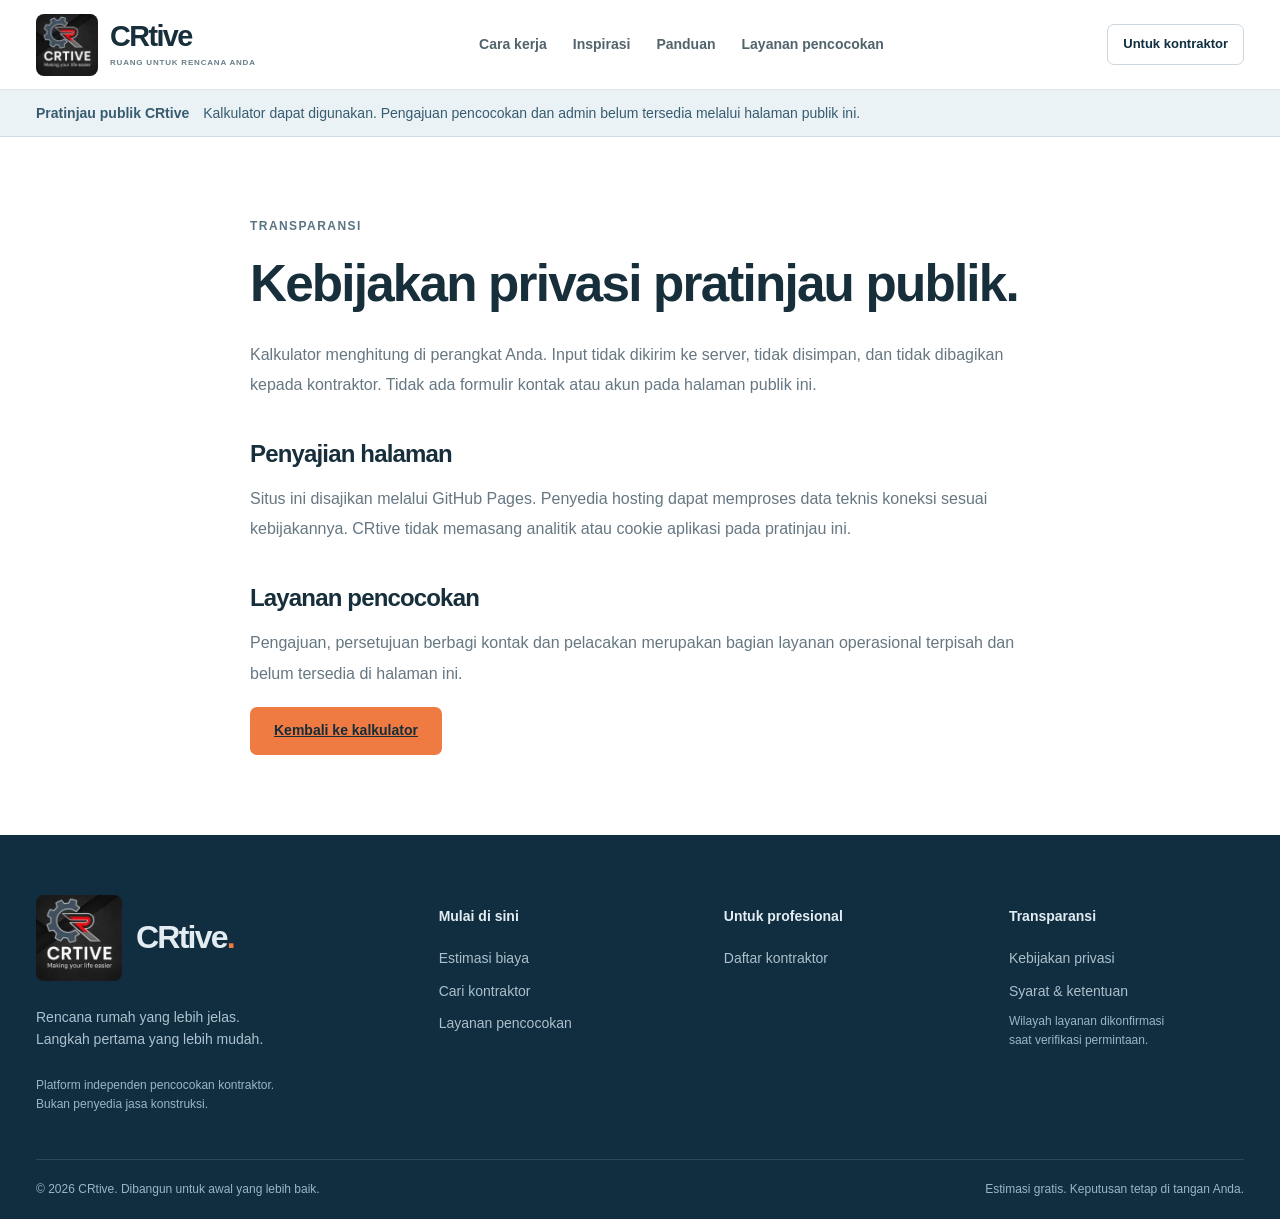
<file: crtive-kontraktor/privasi/index.html>
<!DOCTYPE html><html lang="id"><head><meta charset="utf-8"><meta name="viewport" content="width=device-width,initial-scale=1"><title>Privasi | CRtive</title><meta name="description" content="Rencanakan renovasi dengan kalkulator biaya contoh dan panduan CRtive. Pratinjau publik tanpa registrasi."><meta name="crtive-public-release" content="2026-11-22T15:43:14.376Z"><meta http-equiv="Content-Security-Policy" content="default-src &#39;self&#39;; img-src &#39;self&#39; data:; style-src &#39;self&#39; &#39;unsafe-inline&#39;; script-src &#39;self&#39;; connect-src &#39;none&#39;; base-uri &#39;self&#39;; form-action &#39;none&#39;; object-src &#39;none&#39;"><link rel="canonical" href="https://leondrry-binance.github.io/crtive-kontraktor/privasi/"><link rel="icon" type="image/webp" href="../logo-64.webp"><link rel="stylesheet" href="../site.css"></head><body data-crtive-public="1"><div hidden=""><!--$--><!--/$--></div><a class="skip" href="#main">Lewati ke konten</a><header class="site-header"><div class="shell nav"><a class="brand brand-with-logo" aria-label="CRtive beranda" href="../"><img class="brand-logo-image" src="../logo-128.webp" width="62" height="62" alt="Logo CRtive" loading="eager"><span class="brand-wordmark">CRtive<span class="brand-caption">RUANG UNTUK RENCANA ANDA</span></span></a><nav aria-label="Navigasi utama"><a href="../#cara-kerja">Cara kerja</a><a href="../#inspirasi">Inspirasi</a><a href="../#panduan">Panduan</a><a href="../#layanan">Layanan pencocokan</a></nav><a class="button small secondary" href="../#layanan">Untuk kontraktor</a></div></header><div class="public-banner"><div class="shell"><strong>Pratinjau publik CRtive</strong><span>Kalkulator dapat digunakan. Pengajuan pencocokan dan admin belum tersedia melalui halaman publik ini.</span></div></div><main id="main"><article class="shell section prose"><span class="eyebrow">TRANSPARANSI</span><h1>Kebijakan privasi pratinjau publik.</h1><p>Kalkulator menghitung di perangkat Anda. Input tidak dikirim ke server, tidak disimpan, dan tidak dibagikan kepada kontraktor. Tidak ada formulir kontak atau akun pada halaman publik ini.</p><h2>Penyajian halaman</h2><p>Situs ini disajikan melalui GitHub Pages. Penyedia hosting dapat memproses data teknis koneksi sesuai kebijakannya. CRtive tidak memasang analitik atau cookie aplikasi pada pratinjau ini.</p><h2>Layanan pencocokan</h2><p>Pengajuan, persetujuan berbagi kontak dan pelacakan merupakan bagian layanan operasional terpisah dan belum tersedia di halaman ini.</p><a class="button primary" href="../#kalkulator">Kembali ke kalkulator</a></article></main><footer class="footer"><div class="shell footer-grid"><div><a class="brand brand-with-logo" aria-label="CRtive beranda" href="../"><img class="brand-logo-image" src="../logo-192.webp" width="86" height="86" alt="Logo CRtive" loading="lazy"><span>CRtive<span class="orange">.</span></span></a><p>Rencana rumah yang lebih jelas.<br/>Langkah pertama yang lebih mudah.</p><small>Platform independen pencocokan kontraktor.<br/>Bukan penyedia jasa konstruksi.</small></div><div><strong>Mulai di sini</strong><a href="../#kalkulator">Estimasi biaya</a><a href="../#layanan">Cari kontraktor</a><a href="../#layanan">Layanan pencocokan</a></div><div><strong>Untuk profesional</strong><a href="../#layanan">Daftar kontraktor</a></div><div><strong>Transparansi</strong><a href="../privasi/">Kebijakan privasi</a><a href="../ketentuan/">Syarat &amp; ketentuan</a><small>Wilayah layanan dikonfirmasi<br/>saat verifikasi permintaan.</small></div></div><div class="shell footer-bottom">© <!-- -->2026<!-- --> CRtive. Dibangun untuk awal yang lebih baik.<span>Estimasi gratis. Keputusan tetap di tangan Anda.</span></div></footer></body></html>
</file>
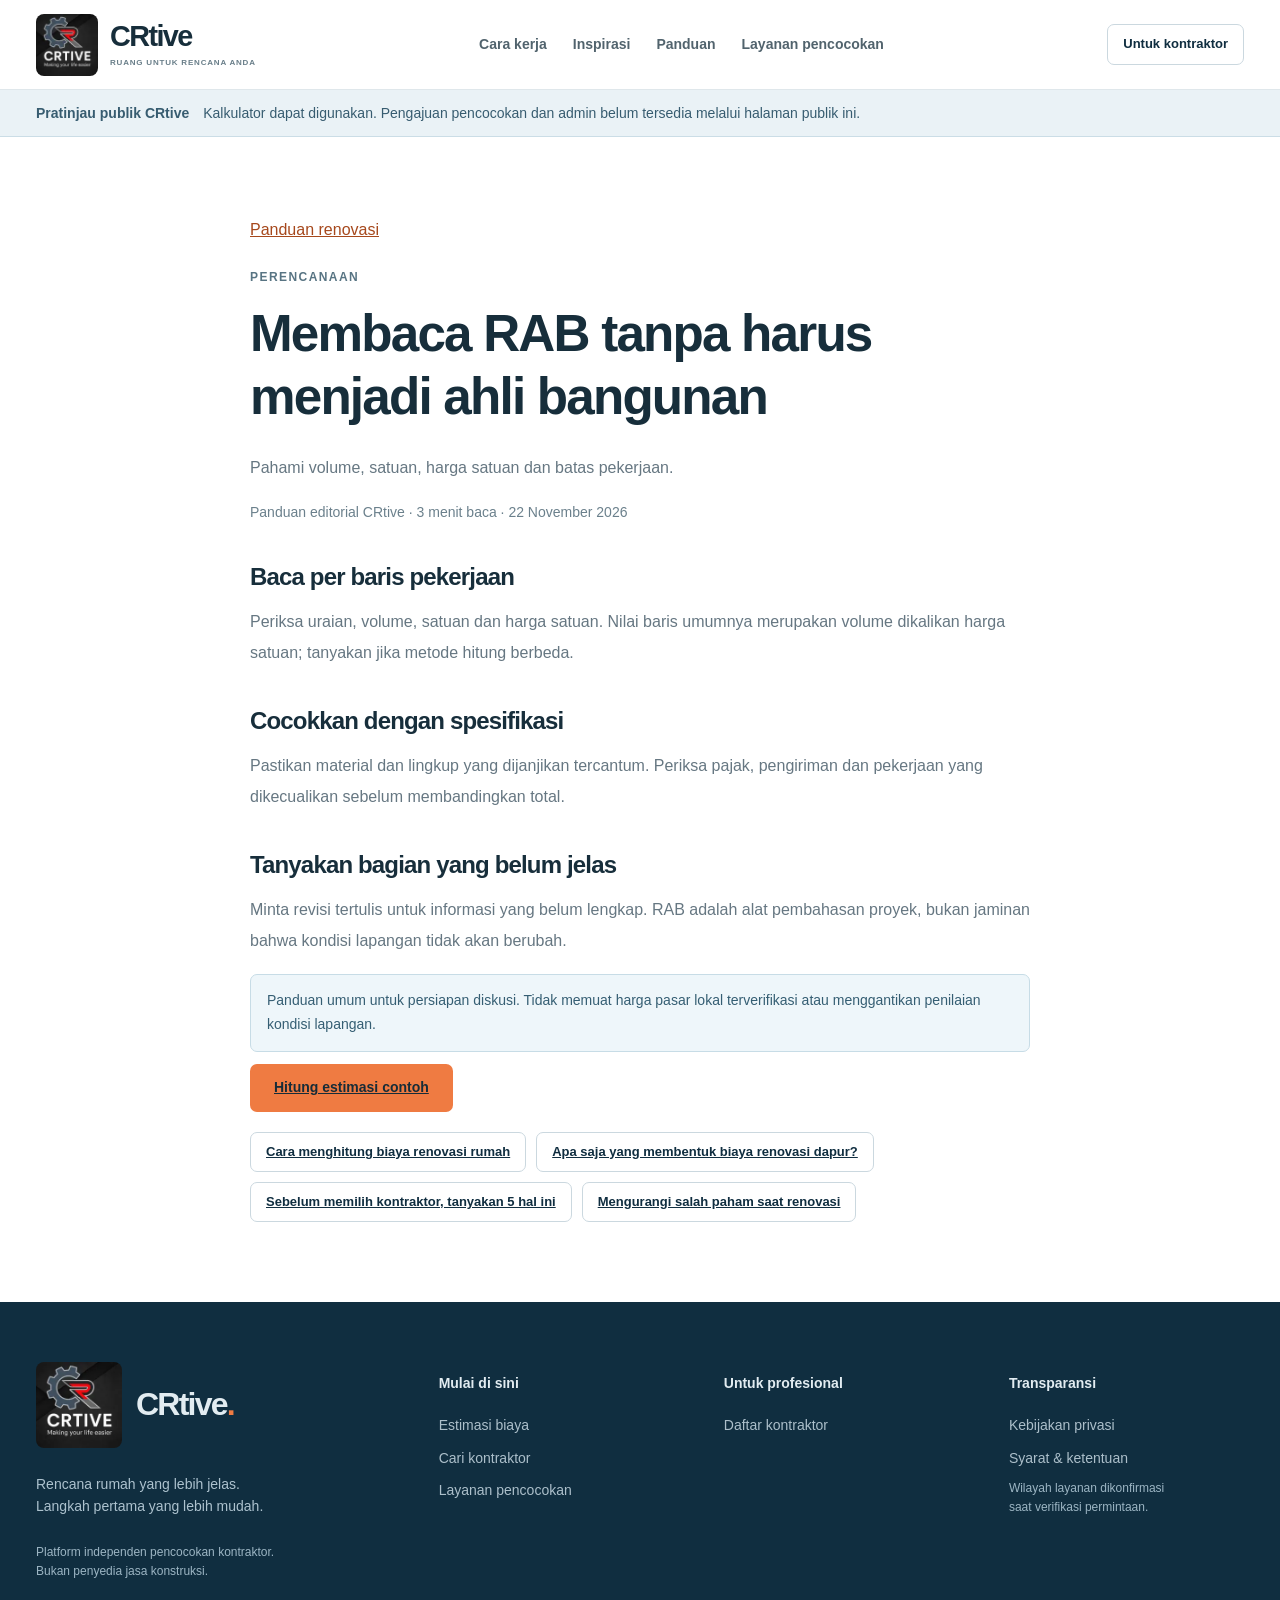
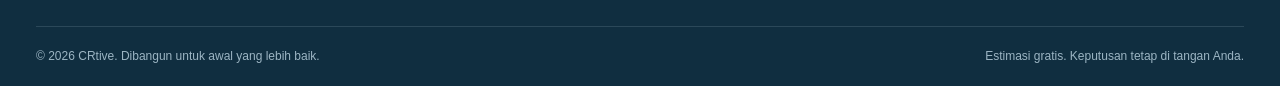
<file: crtive-kontraktor/panduan/cara-membaca-rab/index.html>
<!DOCTYPE html><html lang="id"><head><meta charset="utf-8"><meta name="viewport" content="width=device-width,initial-scale=1"><title>Membaca RAB tanpa harus menjadi ahli bangunan | CRtive</title><meta name="description" content="Rencanakan renovasi dengan kalkulator biaya contoh dan panduan CRtive. Pratinjau publik tanpa registrasi."><meta name="crtive-public-release" content="2026-11-22T15:43:14.376Z"><meta http-equiv="Content-Security-Policy" content="default-src &#39;self&#39;; img-src &#39;self&#39; data:; style-src &#39;self&#39; &#39;unsafe-inline&#39;; script-src &#39;self&#39;; connect-src &#39;none&#39;; base-uri &#39;self&#39;; form-action &#39;none&#39;; object-src &#39;none&#39;"><link rel="canonical" href="https://leondrry-binance.github.io/crtive-kontraktor/panduan/cara-membaca-rab/"><link rel="icon" type="image/webp" href="../../logo-64.webp"><link rel="stylesheet" href="../../site.css"></head><body data-crtive-public="1"><div hidden=""><!--$--><!--/$--></div><a class="skip" href="#main">Lewati ke konten</a><header class="site-header"><div class="shell nav"><a class="brand brand-with-logo" aria-label="CRtive beranda" href="../../"><img class="brand-logo-image" src="../../logo-128.webp" width="62" height="62" alt="Logo CRtive" loading="eager"><span class="brand-wordmark">CRtive<span class="brand-caption">RUANG UNTUK RENCANA ANDA</span></span></a><nav aria-label="Navigasi utama"><a href="../../#cara-kerja">Cara kerja</a><a href="../../#inspirasi">Inspirasi</a><a href="../../#panduan">Panduan</a><a href="../../#layanan">Layanan pencocokan</a></nav><a class="button small secondary" href="../../#layanan">Untuk kontraktor</a></div></header><div class="public-banner"><div class="shell"><strong>Pratinjau publik CRtive</strong><span>Kalkulator dapat digunakan. Pengajuan pencocokan dan admin belum tersedia melalui halaman publik ini.</span></div></div><main id="main"><article class="shell section prose"><a href="../../#panduan">Panduan renovasi</a><span class="eyebrow" style="margin-top:25px">PERENCANAAN</span><h1>Membaca RAB tanpa harus menjadi ahli bangunan</h1><p>Pahami volume, satuan, harga satuan dan batas pekerjaan.</p><div class="article-meta">Panduan editorial CRtive · <!-- -->3<!-- --> menit baca · 22 November 2026</div><section><h2>Baca per baris pekerjaan</h2><p>Periksa uraian, volume, satuan dan harga satuan. Nilai baris umumnya merupakan volume dikalikan harga satuan; tanyakan jika metode hitung berbeda.</p></section><section><h2>Cocokkan dengan spesifikasi</h2><p>Pastikan material dan lingkup yang dijanjikan tercantum. Periksa pajak, pengiriman dan pekerjaan yang dikecualikan sebelum membandingkan total.</p></section><section><h2>Tanyakan bagian yang belum jelas</h2><p>Minta revisi tertulis untuk informasi yang belum lengkap. RAB adalah alat pembahasan proyek, bukan jaminan bahwa kondisi lapangan tidak akan berubah.</p></section><div class="notice">Panduan umum untuk persiapan diskusi. Tidak memuat harga pasar lokal terverifikasi atau menggantikan penilaian kondisi lapangan.</div><a class="button primary" href="../../#kalkulator">Hitung estimasi contoh</a><div class="category-links"><a class="button secondary small" href="../../panduan/cara-menghitung-biaya-renovasi-rumah/">Cara menghitung biaya renovasi rumah</a><a class="button secondary small" href="../../panduan/perkiraan-biaya-renovasi-dapur/">Apa saja yang membentuk biaya renovasi dapur?</a><a class="button secondary small" href="../../panduan/cara-memilih-kontraktor/">Sebelum memilih kontraktor, tanyakan 5 hal ini</a><a class="button secondary small" href="../../panduan/menghindari-kesalahan-renovasi/">Mengurangi salah paham saat renovasi</a></div></article><!--$--><!--/$--></main><footer class="footer"><div class="shell footer-grid"><div><a class="brand brand-with-logo" aria-label="CRtive beranda" href="../../"><img class="brand-logo-image" src="../../logo-192.webp" width="86" height="86" alt="Logo CRtive" loading="lazy"><span>CRtive<span class="orange">.</span></span></a><p>Rencana rumah yang lebih jelas.<br/>Langkah pertama yang lebih mudah.</p><small>Platform independen pencocokan kontraktor.<br/>Bukan penyedia jasa konstruksi.</small></div><div><strong>Mulai di sini</strong><a href="../../#kalkulator">Estimasi biaya</a><a href="../../#layanan">Cari kontraktor</a><a href="../../#layanan">Layanan pencocokan</a></div><div><strong>Untuk profesional</strong><a href="../../#layanan">Daftar kontraktor</a></div><div><strong>Transparansi</strong><a href="../../privasi/">Kebijakan privasi</a><a href="../../ketentuan/">Syarat &amp; ketentuan</a><small>Wilayah layanan dikonfirmasi<br/>saat verifikasi permintaan.</small></div></div><div class="shell footer-bottom">© <!-- -->2026<!-- --> CRtive. Dibangun untuk awal yang lebih baik.<span>Estimasi gratis. Keputusan tetap di tangan Anda.</span></div></footer></body></html>
</file>
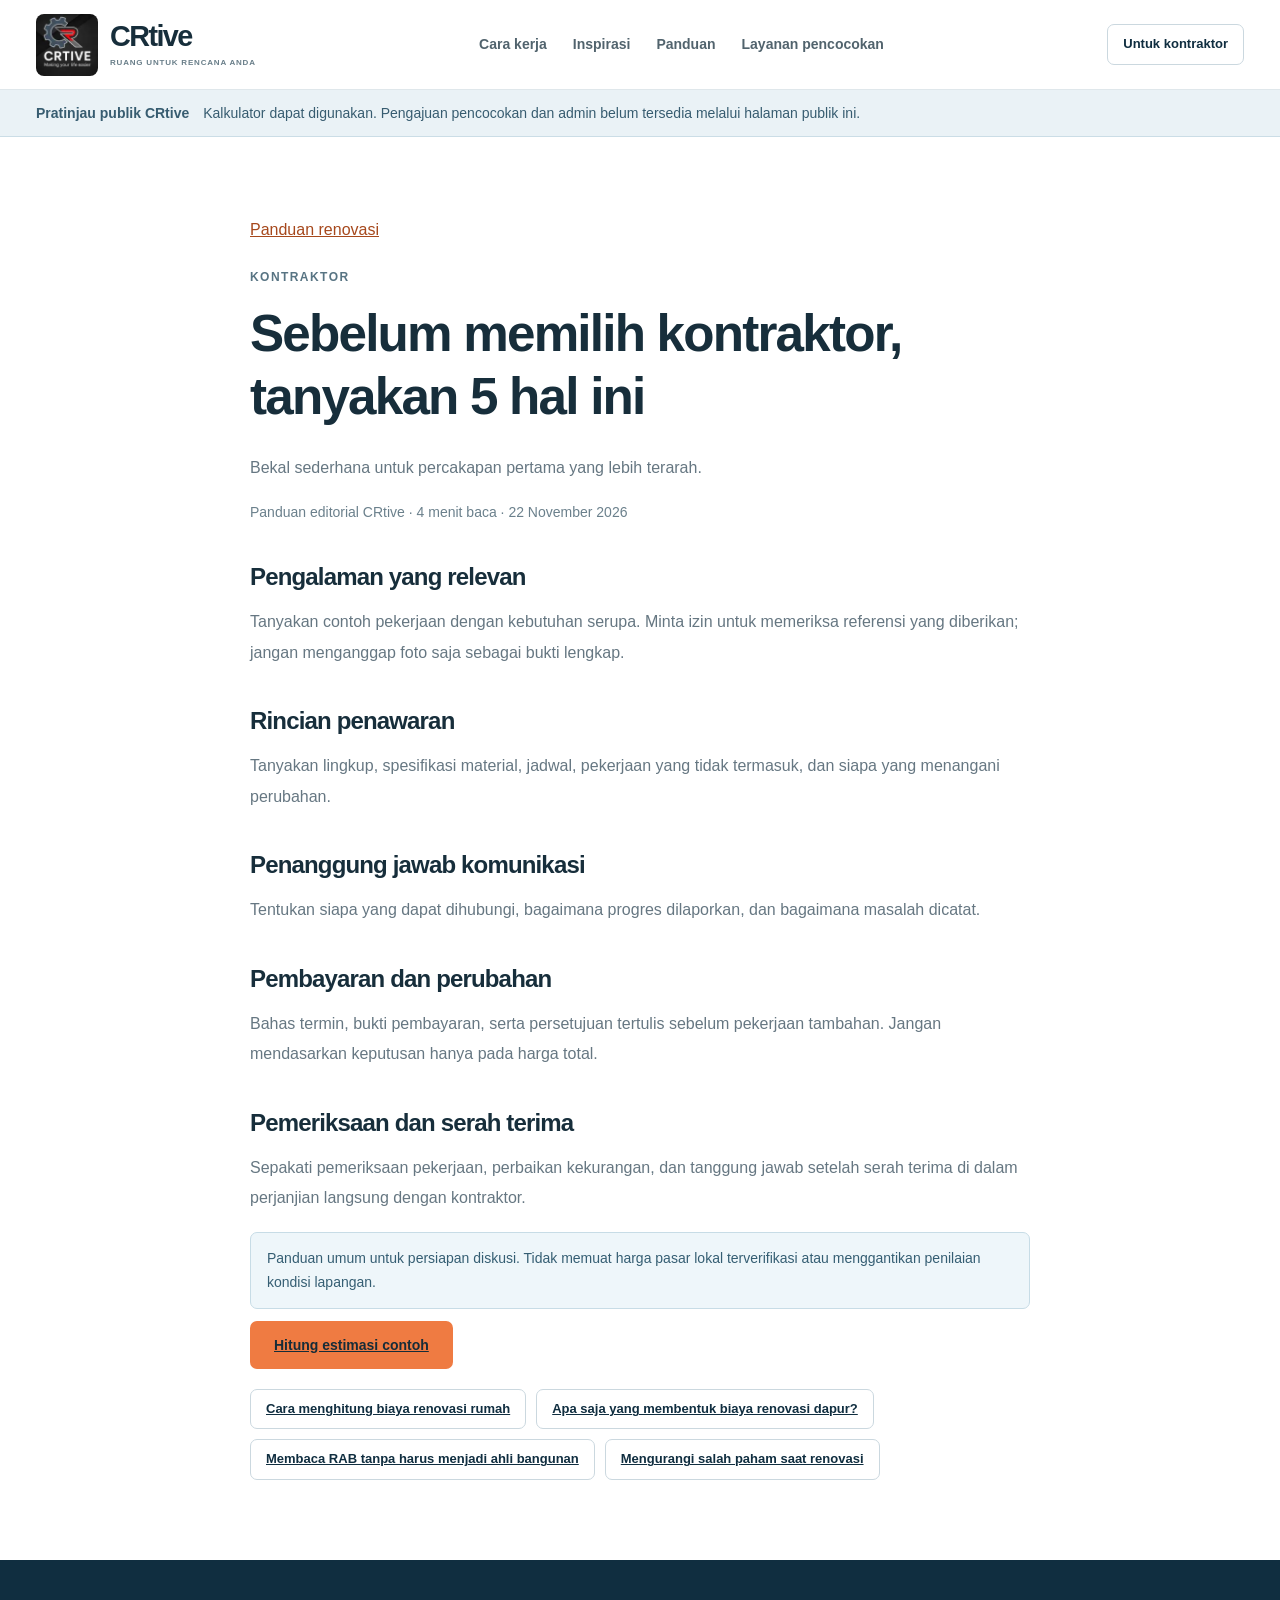
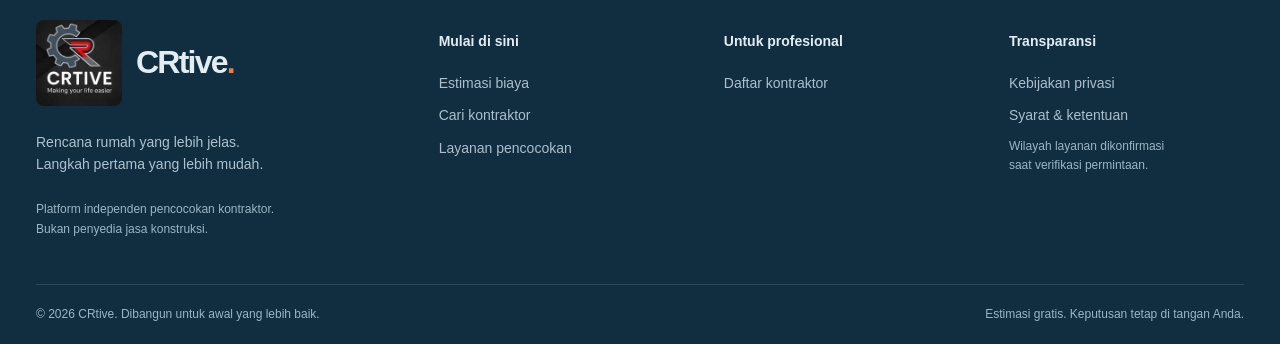
<file: crtive-kontraktor/panduan/cara-memilih-kontraktor/index.html>
<!DOCTYPE html><html lang="id"><head><meta charset="utf-8"><meta name="viewport" content="width=device-width,initial-scale=1"><title>Sebelum memilih kontraktor, tanyakan 5 hal ini | CRtive</title><meta name="description" content="Rencanakan renovasi dengan kalkulator biaya contoh dan panduan CRtive. Pratinjau publik tanpa registrasi."><meta name="crtive-public-release" content="2026-11-22T15:43:14.376Z"><meta http-equiv="Content-Security-Policy" content="default-src &#39;self&#39;; img-src &#39;self&#39; data:; style-src &#39;self&#39; &#39;unsafe-inline&#39;; script-src &#39;self&#39;; connect-src &#39;none&#39;; base-uri &#39;self&#39;; form-action &#39;none&#39;; object-src &#39;none&#39;"><link rel="canonical" href="https://leondrry-binance.github.io/crtive-kontraktor/panduan/cara-memilih-kontraktor/"><link rel="icon" type="image/webp" href="../../logo-64.webp"><link rel="stylesheet" href="../../site.css"></head><body data-crtive-public="1"><div hidden=""><!--$--><!--/$--></div><a class="skip" href="#main">Lewati ke konten</a><header class="site-header"><div class="shell nav"><a class="brand brand-with-logo" aria-label="CRtive beranda" href="../../"><img class="brand-logo-image" src="../../logo-128.webp" width="62" height="62" alt="Logo CRtive" loading="eager"><span class="brand-wordmark">CRtive<span class="brand-caption">RUANG UNTUK RENCANA ANDA</span></span></a><nav aria-label="Navigasi utama"><a href="../../#cara-kerja">Cara kerja</a><a href="../../#inspirasi">Inspirasi</a><a href="../../#panduan">Panduan</a><a href="../../#layanan">Layanan pencocokan</a></nav><a class="button small secondary" href="../../#layanan">Untuk kontraktor</a></div></header><div class="public-banner"><div class="shell"><strong>Pratinjau publik CRtive</strong><span>Kalkulator dapat digunakan. Pengajuan pencocokan dan admin belum tersedia melalui halaman publik ini.</span></div></div><main id="main"><article class="shell section prose"><a href="../../#panduan">Panduan renovasi</a><span class="eyebrow" style="margin-top:25px">KONTRAKTOR</span><h1>Sebelum memilih kontraktor, tanyakan 5 hal ini</h1><p>Bekal sederhana untuk percakapan pertama yang lebih terarah.</p><div class="article-meta">Panduan editorial CRtive · <!-- -->4<!-- --> menit baca · 22 November 2026</div><section><h2>Pengalaman yang relevan</h2><p>Tanyakan contoh pekerjaan dengan kebutuhan serupa. Minta izin untuk memeriksa referensi yang diberikan; jangan menganggap foto saja sebagai bukti lengkap.</p></section><section><h2>Rincian penawaran</h2><p>Tanyakan lingkup, spesifikasi material, jadwal, pekerjaan yang tidak termasuk, dan siapa yang menangani perubahan.</p></section><section><h2>Penanggung jawab komunikasi</h2><p>Tentukan siapa yang dapat dihubungi, bagaimana progres dilaporkan, dan bagaimana masalah dicatat.</p></section><section><h2>Pembayaran dan perubahan</h2><p>Bahas termin, bukti pembayaran, serta persetujuan tertulis sebelum pekerjaan tambahan. Jangan mendasarkan keputusan hanya pada harga total.</p></section><section><h2>Pemeriksaan dan serah terima</h2><p>Sepakati pemeriksaan pekerjaan, perbaikan kekurangan, dan tanggung jawab setelah serah terima di dalam perjanjian langsung dengan kontraktor.</p></section><div class="notice">Panduan umum untuk persiapan diskusi. Tidak memuat harga pasar lokal terverifikasi atau menggantikan penilaian kondisi lapangan.</div><a class="button primary" href="../../#kalkulator">Hitung estimasi contoh</a><div class="category-links"><a class="button secondary small" href="../../panduan/cara-menghitung-biaya-renovasi-rumah/">Cara menghitung biaya renovasi rumah</a><a class="button secondary small" href="../../panduan/perkiraan-biaya-renovasi-dapur/">Apa saja yang membentuk biaya renovasi dapur?</a><a class="button secondary small" href="../../panduan/cara-membaca-rab/">Membaca RAB tanpa harus menjadi ahli bangunan</a><a class="button secondary small" href="../../panduan/menghindari-kesalahan-renovasi/">Mengurangi salah paham saat renovasi</a></div></article><!--$--><!--/$--></main><footer class="footer"><div class="shell footer-grid"><div><a class="brand brand-with-logo" aria-label="CRtive beranda" href="../../"><img class="brand-logo-image" src="../../logo-192.webp" width="86" height="86" alt="Logo CRtive" loading="lazy"><span>CRtive<span class="orange">.</span></span></a><p>Rencana rumah yang lebih jelas.<br/>Langkah pertama yang lebih mudah.</p><small>Platform independen pencocokan kontraktor.<br/>Bukan penyedia jasa konstruksi.</small></div><div><strong>Mulai di sini</strong><a href="../../#kalkulator">Estimasi biaya</a><a href="../../#layanan">Cari kontraktor</a><a href="../../#layanan">Layanan pencocokan</a></div><div><strong>Untuk profesional</strong><a href="../../#layanan">Daftar kontraktor</a></div><div><strong>Transparansi</strong><a href="../../privasi/">Kebijakan privasi</a><a href="../../ketentuan/">Syarat &amp; ketentuan</a><small>Wilayah layanan dikonfirmasi<br/>saat verifikasi permintaan.</small></div></div><div class="shell footer-bottom">© <!-- -->2026<!-- --> CRtive. Dibangun untuk awal yang lebih baik.<span>Estimasi gratis. Keputusan tetap di tangan Anda.</span></div></footer></body></html>
</file>
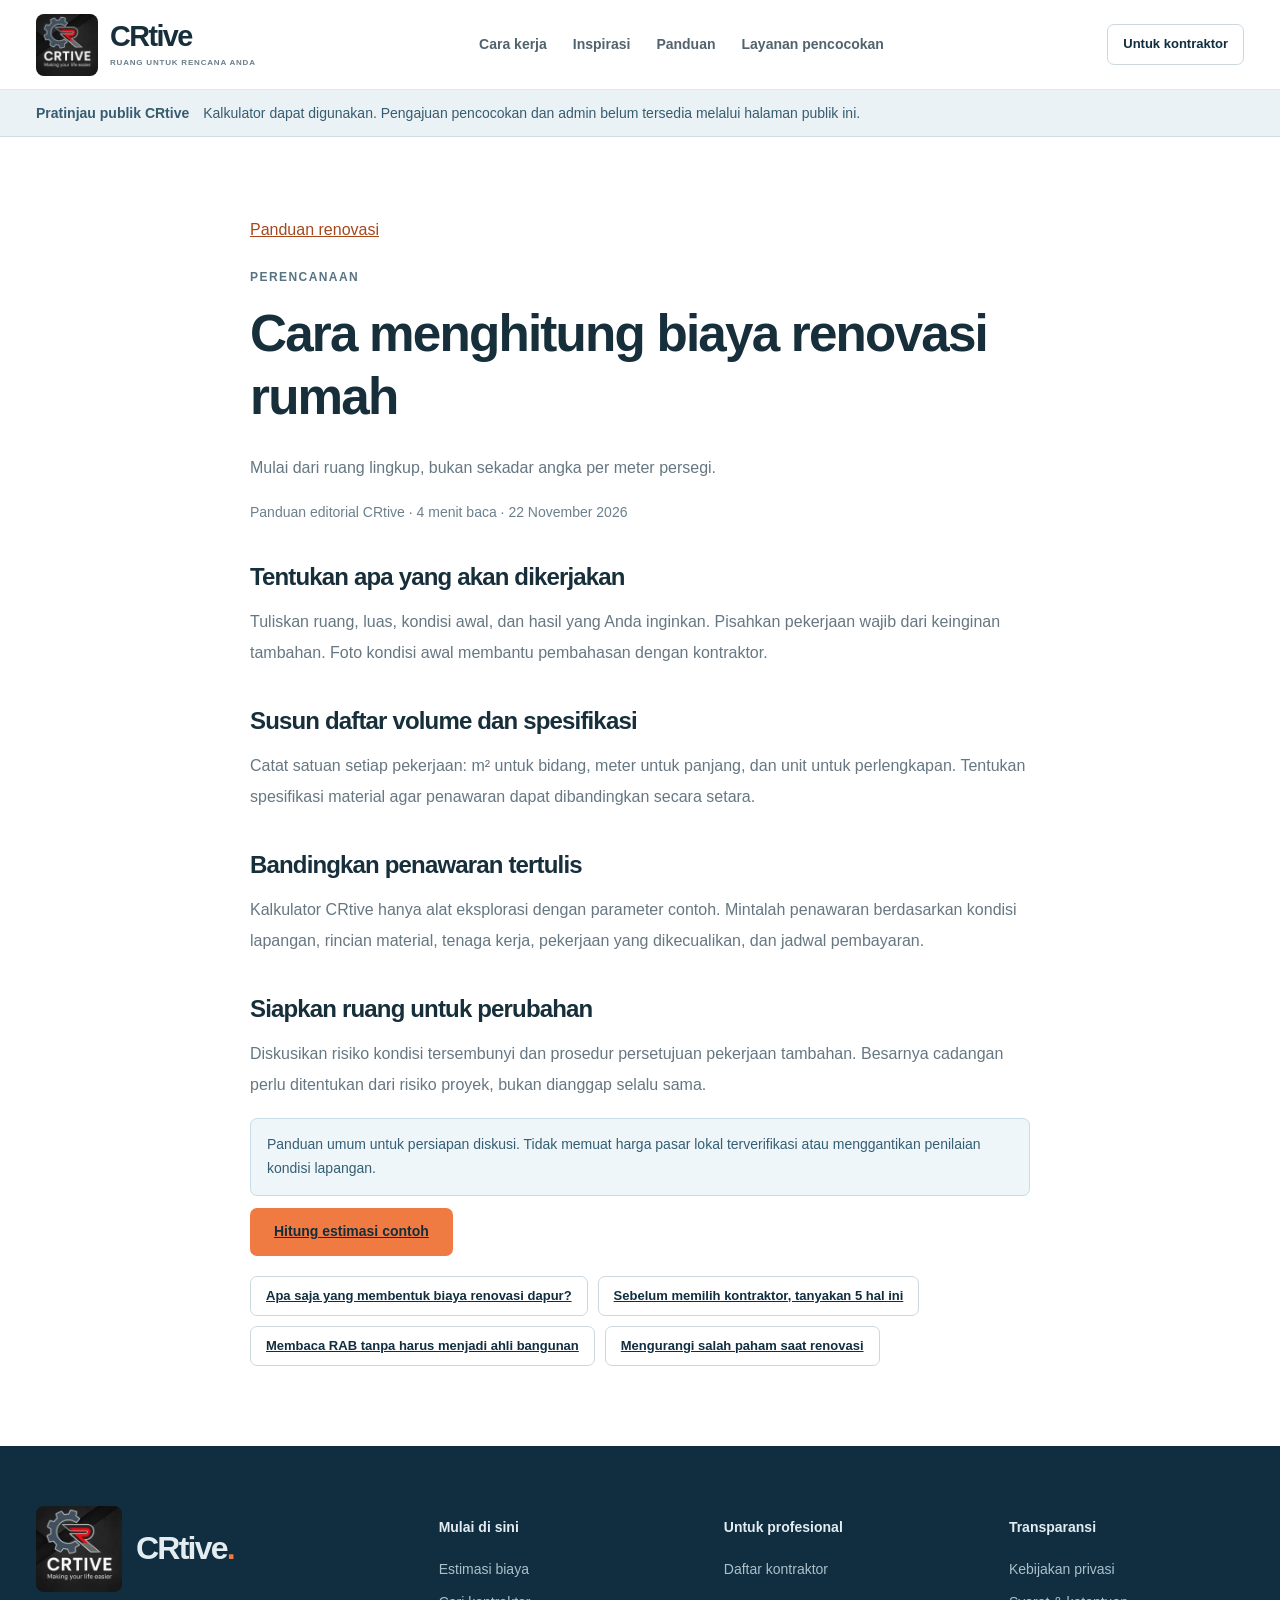
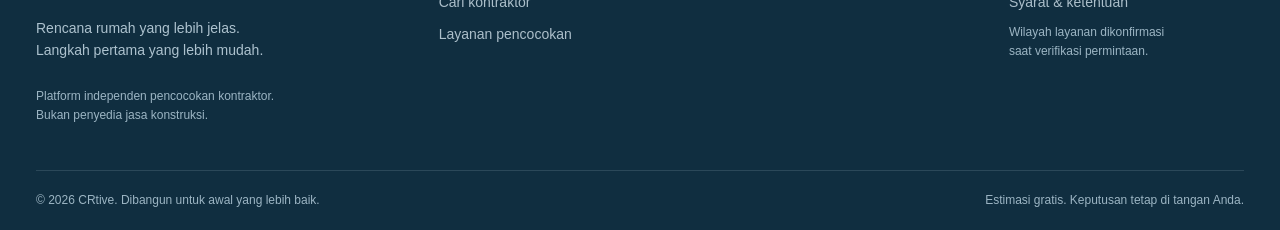
<file: crtive-kontraktor/panduan/cara-menghitung-biaya-renovasi-rumah/index.html>
<!DOCTYPE html><html lang="id"><head><meta charset="utf-8"><meta name="viewport" content="width=device-width,initial-scale=1"><title>Cara menghitung biaya renovasi rumah | CRtive</title><meta name="description" content="Rencanakan renovasi dengan kalkulator biaya contoh dan panduan CRtive. Pratinjau publik tanpa registrasi."><meta name="crtive-public-release" content="2026-11-22T15:43:14.376Z"><meta http-equiv="Content-Security-Policy" content="default-src &#39;self&#39;; img-src &#39;self&#39; data:; style-src &#39;self&#39; &#39;unsafe-inline&#39;; script-src &#39;self&#39;; connect-src &#39;none&#39;; base-uri &#39;self&#39;; form-action &#39;none&#39;; object-src &#39;none&#39;"><link rel="canonical" href="https://leondrry-binance.github.io/crtive-kontraktor/panduan/cara-menghitung-biaya-renovasi-rumah/"><link rel="icon" type="image/webp" href="../../logo-64.webp"><link rel="stylesheet" href="../../site.css"></head><body data-crtive-public="1"><div hidden=""><!--$--><!--/$--></div><a class="skip" href="#main">Lewati ke konten</a><header class="site-header"><div class="shell nav"><a class="brand brand-with-logo" aria-label="CRtive beranda" href="../../"><img class="brand-logo-image" src="../../logo-128.webp" width="62" height="62" alt="Logo CRtive" loading="eager"><span class="brand-wordmark">CRtive<span class="brand-caption">RUANG UNTUK RENCANA ANDA</span></span></a><nav aria-label="Navigasi utama"><a href="../../#cara-kerja">Cara kerja</a><a href="../../#inspirasi">Inspirasi</a><a href="../../#panduan">Panduan</a><a href="../../#layanan">Layanan pencocokan</a></nav><a class="button small secondary" href="../../#layanan">Untuk kontraktor</a></div></header><div class="public-banner"><div class="shell"><strong>Pratinjau publik CRtive</strong><span>Kalkulator dapat digunakan. Pengajuan pencocokan dan admin belum tersedia melalui halaman publik ini.</span></div></div><main id="main"><article class="shell section prose"><a href="../../#panduan">Panduan renovasi</a><span class="eyebrow" style="margin-top:25px">PERENCANAAN</span><h1>Cara menghitung biaya renovasi rumah</h1><p>Mulai dari ruang lingkup, bukan sekadar angka per meter persegi.</p><div class="article-meta">Panduan editorial CRtive · <!-- -->4<!-- --> menit baca · 22 November 2026</div><section><h2>Tentukan apa yang akan dikerjakan</h2><p>Tuliskan ruang, luas, kondisi awal, dan hasil yang Anda inginkan. Pisahkan pekerjaan wajib dari keinginan tambahan. Foto kondisi awal membantu pembahasan dengan kontraktor.</p></section><section><h2>Susun daftar volume dan spesifikasi</h2><p>Catat satuan setiap pekerjaan: m² untuk bidang, meter untuk panjang, dan unit untuk perlengkapan. Tentukan spesifikasi material agar penawaran dapat dibandingkan secara setara.</p></section><section><h2>Bandingkan penawaran tertulis</h2><p>Kalkulator CRtive hanya alat eksplorasi dengan parameter contoh. Mintalah penawaran berdasarkan kondisi lapangan, rincian material, tenaga kerja, pekerjaan yang dikecualikan, dan jadwal pembayaran.</p></section><section><h2>Siapkan ruang untuk perubahan</h2><p>Diskusikan risiko kondisi tersembunyi dan prosedur persetujuan pekerjaan tambahan. Besarnya cadangan perlu ditentukan dari risiko proyek, bukan dianggap selalu sama.</p></section><div class="notice">Panduan umum untuk persiapan diskusi. Tidak memuat harga pasar lokal terverifikasi atau menggantikan penilaian kondisi lapangan.</div><a class="button primary" href="../../#kalkulator">Hitung estimasi contoh</a><div class="category-links"><a class="button secondary small" href="../../panduan/perkiraan-biaya-renovasi-dapur/">Apa saja yang membentuk biaya renovasi dapur?</a><a class="button secondary small" href="../../panduan/cara-memilih-kontraktor/">Sebelum memilih kontraktor, tanyakan 5 hal ini</a><a class="button secondary small" href="../../panduan/cara-membaca-rab/">Membaca RAB tanpa harus menjadi ahli bangunan</a><a class="button secondary small" href="../../panduan/menghindari-kesalahan-renovasi/">Mengurangi salah paham saat renovasi</a></div></article><!--$--><!--/$--></main><footer class="footer"><div class="shell footer-grid"><div><a class="brand brand-with-logo" aria-label="CRtive beranda" href="../../"><img class="brand-logo-image" src="../../logo-192.webp" width="86" height="86" alt="Logo CRtive" loading="lazy"><span>CRtive<span class="orange">.</span></span></a><p>Rencana rumah yang lebih jelas.<br/>Langkah pertama yang lebih mudah.</p><small>Platform independen pencocokan kontraktor.<br/>Bukan penyedia jasa konstruksi.</small></div><div><strong>Mulai di sini</strong><a href="../../#kalkulator">Estimasi biaya</a><a href="../../#layanan">Cari kontraktor</a><a href="../../#layanan">Layanan pencocokan</a></div><div><strong>Untuk profesional</strong><a href="../../#layanan">Daftar kontraktor</a></div><div><strong>Transparansi</strong><a href="../../privasi/">Kebijakan privasi</a><a href="../../ketentuan/">Syarat &amp; ketentuan</a><small>Wilayah layanan dikonfirmasi<br/>saat verifikasi permintaan.</small></div></div><div class="shell footer-bottom">© <!-- -->2026<!-- --> CRtive. Dibangun untuk awal yang lebih baik.<span>Estimasi gratis. Keputusan tetap di tangan Anda.</span></div></footer></body></html>
</file>
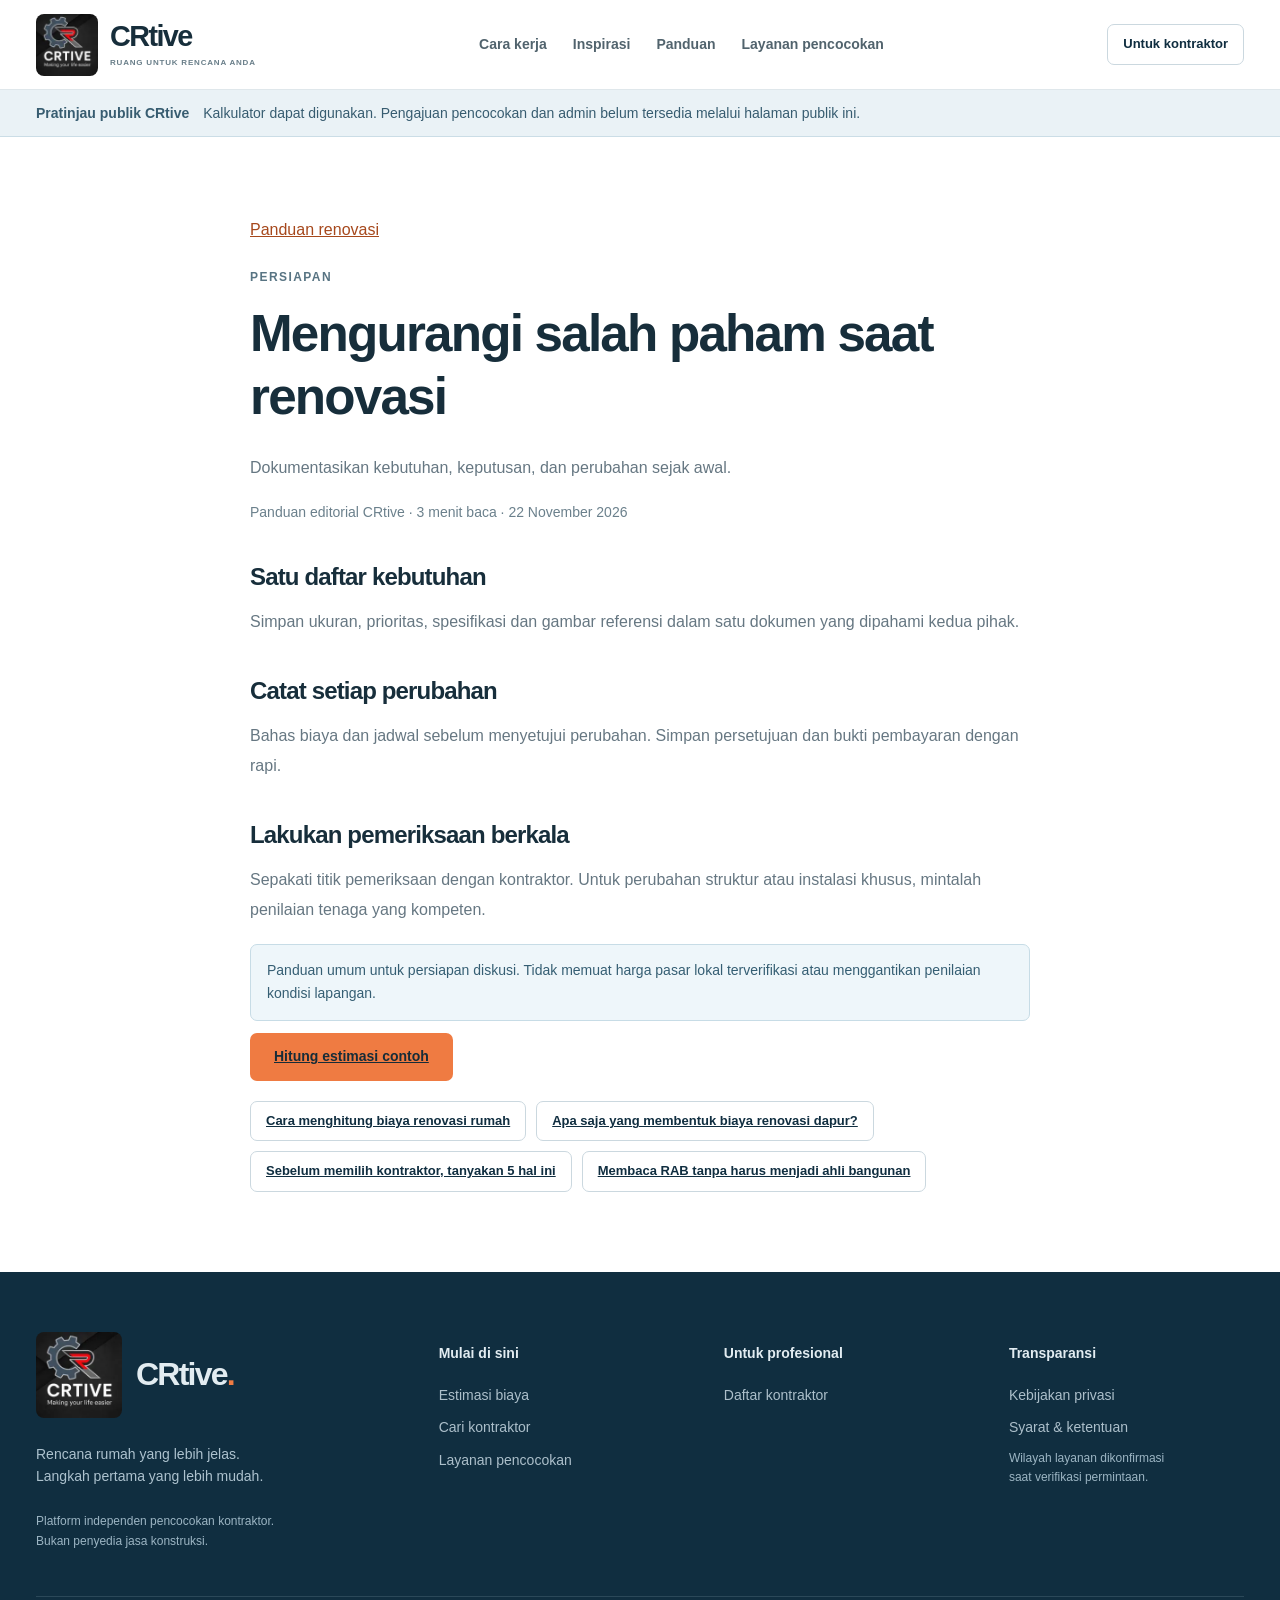
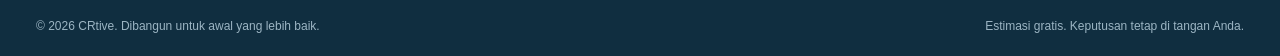
<file: crtive-kontraktor/panduan/menghindari-kesalahan-renovasi/index.html>
<!DOCTYPE html><html lang="id"><head><meta charset="utf-8"><meta name="viewport" content="width=device-width,initial-scale=1"><title>Mengurangi salah paham saat renovasi | CRtive</title><meta name="description" content="Rencanakan renovasi dengan kalkulator biaya contoh dan panduan CRtive. Pratinjau publik tanpa registrasi."><meta name="crtive-public-release" content="2026-11-22T15:43:14.376Z"><meta http-equiv="Content-Security-Policy" content="default-src &#39;self&#39;; img-src &#39;self&#39; data:; style-src &#39;self&#39; &#39;unsafe-inline&#39;; script-src &#39;self&#39;; connect-src &#39;none&#39;; base-uri &#39;self&#39;; form-action &#39;none&#39;; object-src &#39;none&#39;"><link rel="canonical" href="https://leondrry-binance.github.io/crtive-kontraktor/panduan/menghindari-kesalahan-renovasi/"><link rel="icon" type="image/webp" href="../../logo-64.webp"><link rel="stylesheet" href="../../site.css"></head><body data-crtive-public="1"><div hidden=""><!--$--><!--/$--></div><a class="skip" href="#main">Lewati ke konten</a><header class="site-header"><div class="shell nav"><a class="brand brand-with-logo" aria-label="CRtive beranda" href="../../"><img class="brand-logo-image" src="../../logo-128.webp" width="62" height="62" alt="Logo CRtive" loading="eager"><span class="brand-wordmark">CRtive<span class="brand-caption">RUANG UNTUK RENCANA ANDA</span></span></a><nav aria-label="Navigasi utama"><a href="../../#cara-kerja">Cara kerja</a><a href="../../#inspirasi">Inspirasi</a><a href="../../#panduan">Panduan</a><a href="../../#layanan">Layanan pencocokan</a></nav><a class="button small secondary" href="../../#layanan">Untuk kontraktor</a></div></header><div class="public-banner"><div class="shell"><strong>Pratinjau publik CRtive</strong><span>Kalkulator dapat digunakan. Pengajuan pencocokan dan admin belum tersedia melalui halaman publik ini.</span></div></div><main id="main"><article class="shell section prose"><a href="../../#panduan">Panduan renovasi</a><span class="eyebrow" style="margin-top:25px">PERSIAPAN</span><h1>Mengurangi salah paham saat renovasi</h1><p>Dokumentasikan kebutuhan, keputusan, dan perubahan sejak awal.</p><div class="article-meta">Panduan editorial CRtive · <!-- -->3<!-- --> menit baca · 22 November 2026</div><section><h2>Satu daftar kebutuhan</h2><p>Simpan ukuran, prioritas, spesifikasi dan gambar referensi dalam satu dokumen yang dipahami kedua pihak.</p></section><section><h2>Catat setiap perubahan</h2><p>Bahas biaya dan jadwal sebelum menyetujui perubahan. Simpan persetujuan dan bukti pembayaran dengan rapi.</p></section><section><h2>Lakukan pemeriksaan berkala</h2><p>Sepakati titik pemeriksaan dengan kontraktor. Untuk perubahan struktur atau instalasi khusus, mintalah penilaian tenaga yang kompeten.</p></section><div class="notice">Panduan umum untuk persiapan diskusi. Tidak memuat harga pasar lokal terverifikasi atau menggantikan penilaian kondisi lapangan.</div><a class="button primary" href="../../#kalkulator">Hitung estimasi contoh</a><div class="category-links"><a class="button secondary small" href="../../panduan/cara-menghitung-biaya-renovasi-rumah/">Cara menghitung biaya renovasi rumah</a><a class="button secondary small" href="../../panduan/perkiraan-biaya-renovasi-dapur/">Apa saja yang membentuk biaya renovasi dapur?</a><a class="button secondary small" href="../../panduan/cara-memilih-kontraktor/">Sebelum memilih kontraktor, tanyakan 5 hal ini</a><a class="button secondary small" href="../../panduan/cara-membaca-rab/">Membaca RAB tanpa harus menjadi ahli bangunan</a></div></article><!--$--><!--/$--></main><footer class="footer"><div class="shell footer-grid"><div><a class="brand brand-with-logo" aria-label="CRtive beranda" href="../../"><img class="brand-logo-image" src="../../logo-192.webp" width="86" height="86" alt="Logo CRtive" loading="lazy"><span>CRtive<span class="orange">.</span></span></a><p>Rencana rumah yang lebih jelas.<br/>Langkah pertama yang lebih mudah.</p><small>Platform independen pencocokan kontraktor.<br/>Bukan penyedia jasa konstruksi.</small></div><div><strong>Mulai di sini</strong><a href="../../#kalkulator">Estimasi biaya</a><a href="../../#layanan">Cari kontraktor</a><a href="../../#layanan">Layanan pencocokan</a></div><div><strong>Untuk profesional</strong><a href="../../#layanan">Daftar kontraktor</a></div><div><strong>Transparansi</strong><a href="../../privasi/">Kebijakan privasi</a><a href="../../ketentuan/">Syarat &amp; ketentuan</a><small>Wilayah layanan dikonfirmasi<br/>saat verifikasi permintaan.</small></div></div><div class="shell footer-bottom">© <!-- -->2026<!-- --> CRtive. Dibangun untuk awal yang lebih baik.<span>Estimasi gratis. Keputusan tetap di tangan Anda.</span></div></footer></body></html>
</file>
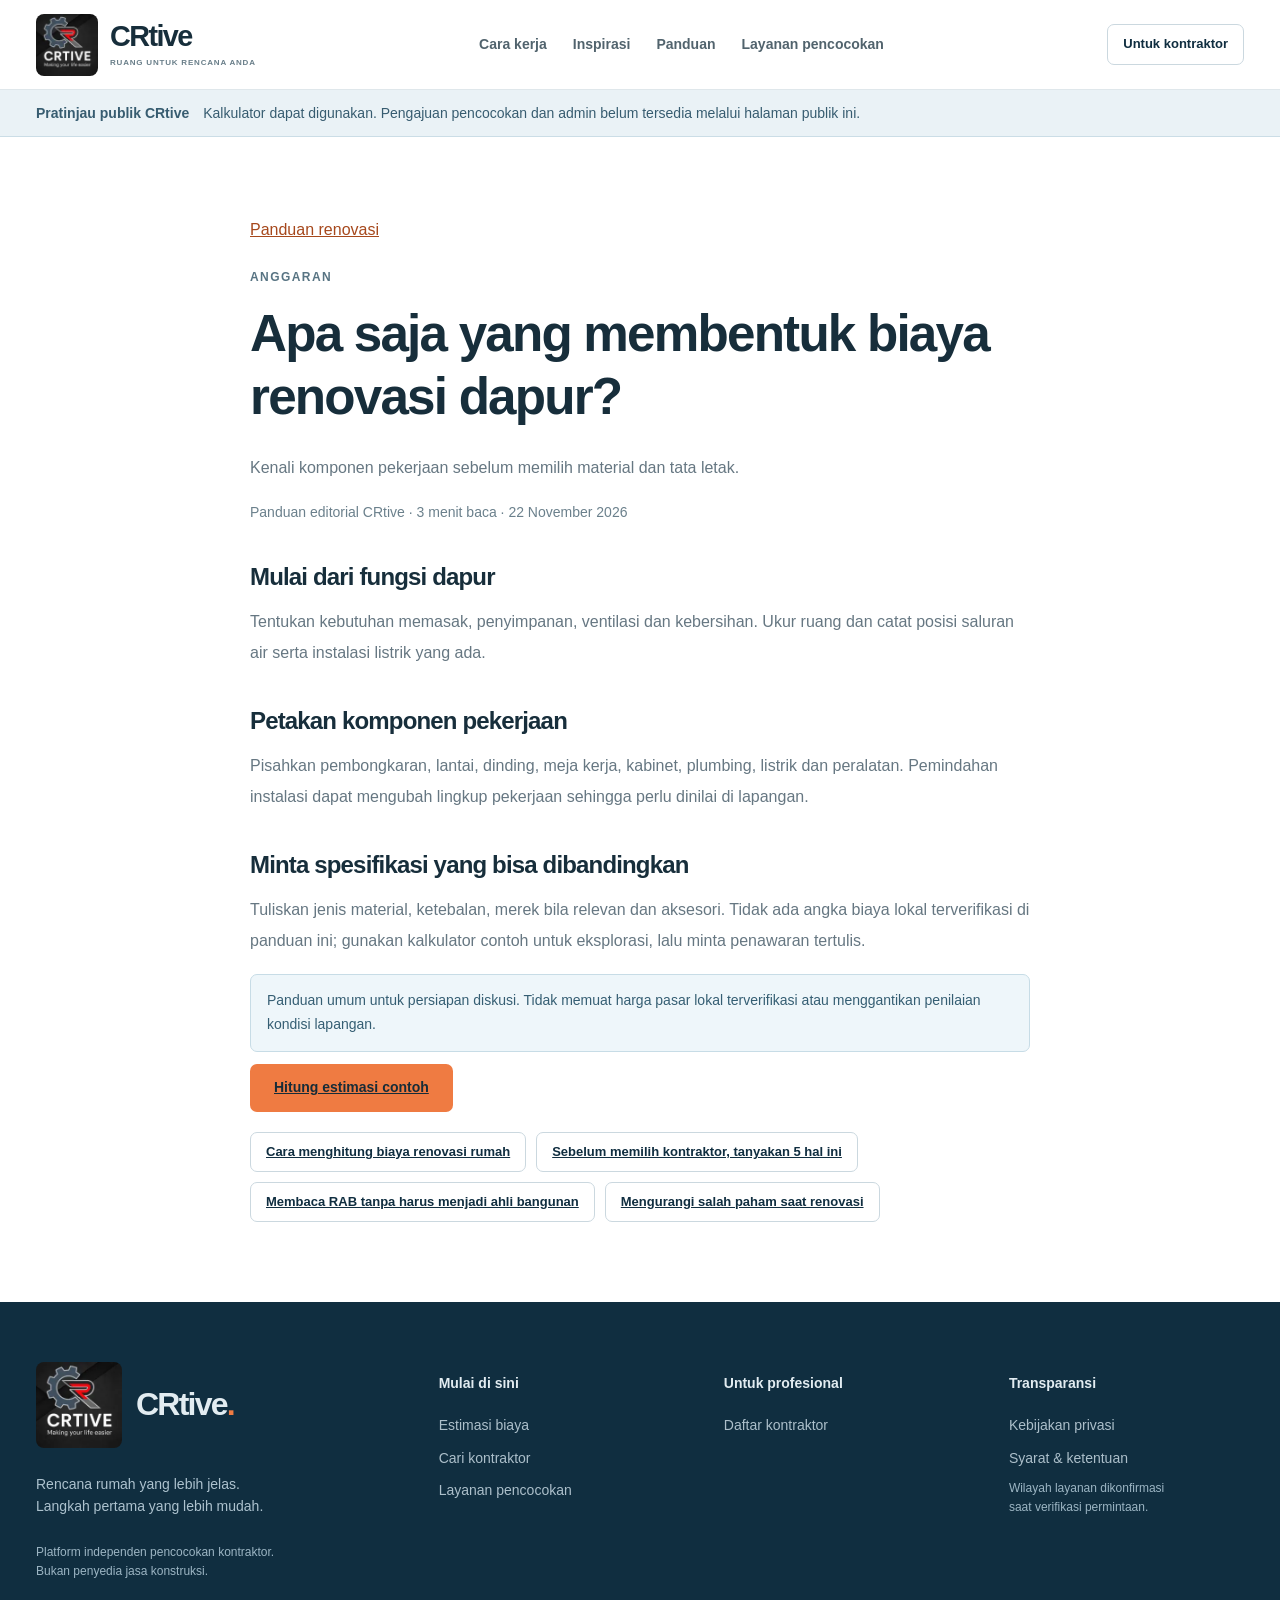
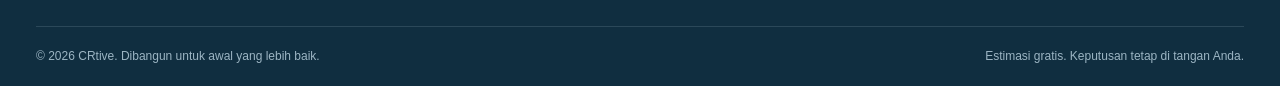
<file: crtive-kontraktor/panduan/perkiraan-biaya-renovasi-dapur/index.html>
<!DOCTYPE html><html lang="id"><head><meta charset="utf-8"><meta name="viewport" content="width=device-width,initial-scale=1"><title>Apa saja yang membentuk biaya renovasi dapur? | CRtive</title><meta name="description" content="Rencanakan renovasi dengan kalkulator biaya contoh dan panduan CRtive. Pratinjau publik tanpa registrasi."><meta name="crtive-public-release" content="2026-11-22T15:43:14.376Z"><meta http-equiv="Content-Security-Policy" content="default-src &#39;self&#39;; img-src &#39;self&#39; data:; style-src &#39;self&#39; &#39;unsafe-inline&#39;; script-src &#39;self&#39;; connect-src &#39;none&#39;; base-uri &#39;self&#39;; form-action &#39;none&#39;; object-src &#39;none&#39;"><link rel="canonical" href="https://leondrry-binance.github.io/crtive-kontraktor/panduan/perkiraan-biaya-renovasi-dapur/"><link rel="icon" type="image/webp" href="../../logo-64.webp"><link rel="stylesheet" href="../../site.css"></head><body data-crtive-public="1"><div hidden=""><!--$--><!--/$--></div><a class="skip" href="#main">Lewati ke konten</a><header class="site-header"><div class="shell nav"><a class="brand brand-with-logo" aria-label="CRtive beranda" href="../../"><img class="brand-logo-image" src="../../logo-128.webp" width="62" height="62" alt="Logo CRtive" loading="eager"><span class="brand-wordmark">CRtive<span class="brand-caption">RUANG UNTUK RENCANA ANDA</span></span></a><nav aria-label="Navigasi utama"><a href="../../#cara-kerja">Cara kerja</a><a href="../../#inspirasi">Inspirasi</a><a href="../../#panduan">Panduan</a><a href="../../#layanan">Layanan pencocokan</a></nav><a class="button small secondary" href="../../#layanan">Untuk kontraktor</a></div></header><div class="public-banner"><div class="shell"><strong>Pratinjau publik CRtive</strong><span>Kalkulator dapat digunakan. Pengajuan pencocokan dan admin belum tersedia melalui halaman publik ini.</span></div></div><main id="main"><article class="shell section prose"><a href="../../#panduan">Panduan renovasi</a><span class="eyebrow" style="margin-top:25px">ANGGARAN</span><h1>Apa saja yang membentuk biaya renovasi dapur?</h1><p>Kenali komponen pekerjaan sebelum memilih material dan tata letak.</p><div class="article-meta">Panduan editorial CRtive · <!-- -->3<!-- --> menit baca · 22 November 2026</div><section><h2>Mulai dari fungsi dapur</h2><p>Tentukan kebutuhan memasak, penyimpanan, ventilasi dan kebersihan. Ukur ruang dan catat posisi saluran air serta instalasi listrik yang ada.</p></section><section><h2>Petakan komponen pekerjaan</h2><p>Pisahkan pembongkaran, lantai, dinding, meja kerja, kabinet, plumbing, listrik dan peralatan. Pemindahan instalasi dapat mengubah lingkup pekerjaan sehingga perlu dinilai di lapangan.</p></section><section><h2>Minta spesifikasi yang bisa dibandingkan</h2><p>Tuliskan jenis material, ketebalan, merek bila relevan dan aksesori. Tidak ada angka biaya lokal terverifikasi di panduan ini; gunakan kalkulator contoh untuk eksplorasi, lalu minta penawaran tertulis.</p></section><div class="notice">Panduan umum untuk persiapan diskusi. Tidak memuat harga pasar lokal terverifikasi atau menggantikan penilaian kondisi lapangan.</div><a class="button primary" href="../../#kalkulator">Hitung estimasi contoh</a><div class="category-links"><a class="button secondary small" href="../../panduan/cara-menghitung-biaya-renovasi-rumah/">Cara menghitung biaya renovasi rumah</a><a class="button secondary small" href="../../panduan/cara-memilih-kontraktor/">Sebelum memilih kontraktor, tanyakan 5 hal ini</a><a class="button secondary small" href="../../panduan/cara-membaca-rab/">Membaca RAB tanpa harus menjadi ahli bangunan</a><a class="button secondary small" href="../../panduan/menghindari-kesalahan-renovasi/">Mengurangi salah paham saat renovasi</a></div></article><!--$--><!--/$--></main><footer class="footer"><div class="shell footer-grid"><div><a class="brand brand-with-logo" aria-label="CRtive beranda" href="../../"><img class="brand-logo-image" src="../../logo-192.webp" width="86" height="86" alt="Logo CRtive" loading="lazy"><span>CRtive<span class="orange">.</span></span></a><p>Rencana rumah yang lebih jelas.<br/>Langkah pertama yang lebih mudah.</p><small>Platform independen pencocokan kontraktor.<br/>Bukan penyedia jasa konstruksi.</small></div><div><strong>Mulai di sini</strong><a href="../../#kalkulator">Estimasi biaya</a><a href="../../#layanan">Cari kontraktor</a><a href="../../#layanan">Layanan pencocokan</a></div><div><strong>Untuk profesional</strong><a href="../../#layanan">Daftar kontraktor</a></div><div><strong>Transparansi</strong><a href="../../privasi/">Kebijakan privasi</a><a href="../../ketentuan/">Syarat &amp; ketentuan</a><small>Wilayah layanan dikonfirmasi<br/>saat verifikasi permintaan.</small></div></div><div class="shell footer-bottom">© <!-- -->2026<!-- --> CRtive. Dibangun untuk awal yang lebih baik.<span>Estimasi gratis. Keputusan tetap di tangan Anda.</span></div></footer></body></html>
</file>
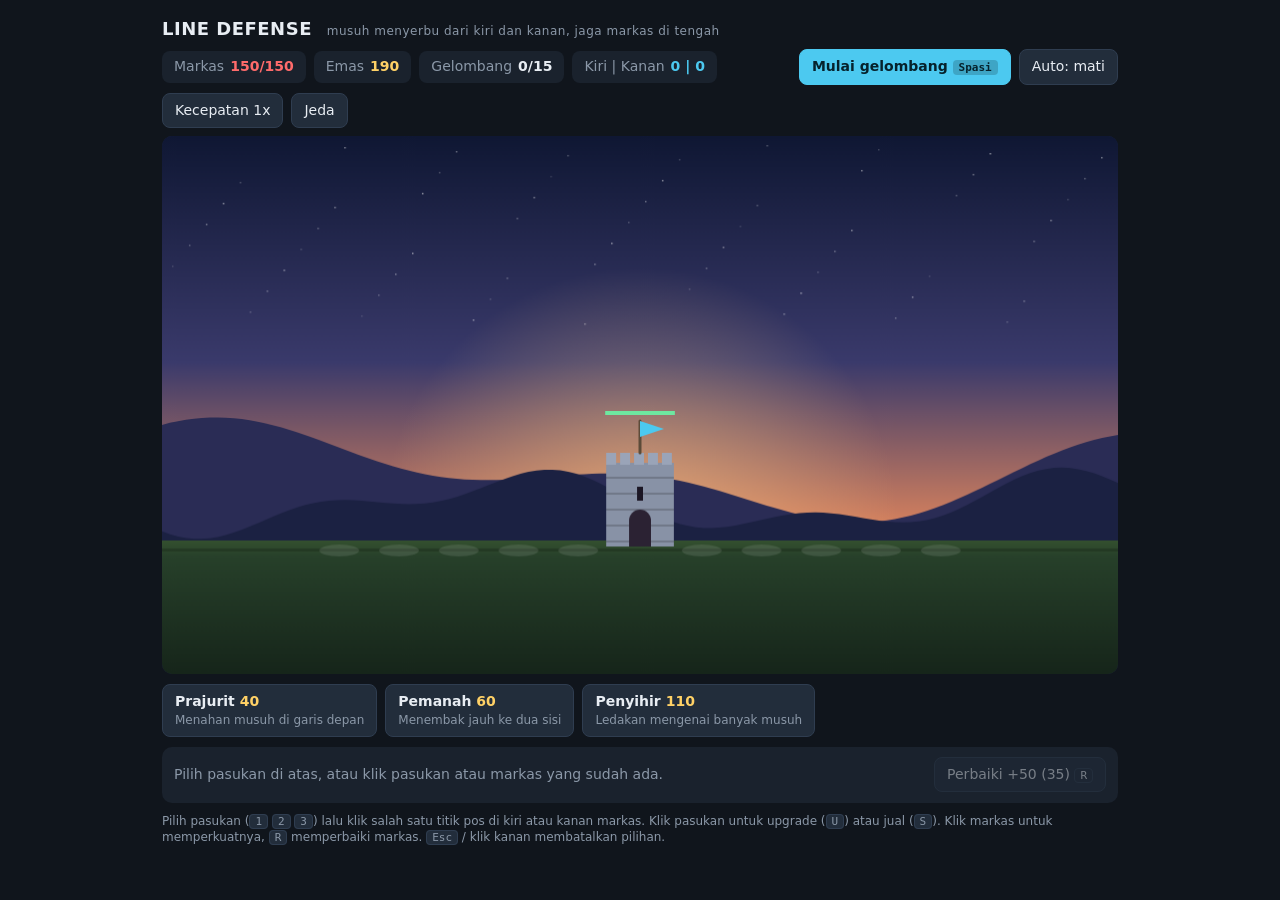
<file: tester/linedefensegame.html>
<!DOCTYPE html>
<html lang="id">
<head>
<meta charset="utf-8">
<meta name="viewport" content="width=device-width,initial-scale=1">
<title>Line Defense</title>
<style>
:root{--bg:#10151c;--panel:#1a222d;--panel2:#222d3b;--ink:#e8edf3;--muted:#8b98a8;--accent:#4cc9f0;--good:#6ee7a0;--bad:#ff6b6b;--gold:#ffd166}
*{box-sizing:border-box}
body{margin:0;background:var(--bg);color:var(--ink);font:14px/1.4 system-ui,-apple-system,"Segoe UI",sans-serif;display:flex;justify-content:center}
#app{width:100%;max-width:980px;padding:10px 12px 24px}
h1{font-size:18px;margin:6px 0 8px;letter-spacing:.5px}
h1 small{color:var(--muted);font-weight:400;font-size:12px;margin-left:8px}
.bar{display:flex;flex-wrap:wrap;gap:8px;align-items:center;margin-bottom:8px}
.stat{background:var(--panel);border-radius:8px;padding:6px 12px;font-weight:600;min-width:92px}
.stat span{color:var(--muted);font-weight:400;margin-right:6px}
#hp b{color:var(--bad)}#gold b{color:var(--gold)}#sides b{color:var(--accent)}
button{font:inherit;color:var(--ink);background:var(--panel2);border:1px solid #2f3d50;border-radius:8px;padding:7px 12px;cursor:pointer}
button:hover:not(:disabled){border-color:var(--accent)}
button:disabled{opacity:.45;cursor:not-allowed}
button.primary{background:var(--accent);color:#06222c;border-color:var(--accent);font-weight:700}
button.primary kbd{background:rgba(0,0,0,.18);border-color:transparent;color:#06222c}
button.on{border-color:var(--good);color:var(--good)}
.grow{flex:1}
#wrap{position:relative;line-height:0}
canvas{width:100%;height:auto;background:#1a2340;border-radius:10px;touch-action:manipulation;display:block}
.shop{display:flex;flex-wrap:wrap;gap:8px;margin-top:10px}
.shop button{display:flex;flex-direction:column;align-items:flex-start;min-width:150px;text-align:left}
.shop button.sel{border-color:var(--good);box-shadow:0 0 0 1px var(--good) inset}
.shop .n{font-weight:700}.shop .c{color:var(--gold)}.shop .d{color:var(--muted);font-size:12px}
#info{margin-top:10px;background:var(--panel);border-radius:10px;padding:10px 12px;min-height:56px;display:flex;flex-wrap:wrap;gap:10px;align-items:center}
#info .t{flex:1;min-width:200px}
.help{color:var(--muted);font-size:12px;margin-top:10px}
kbd{background:var(--panel2);border:1px solid #2f3d50;border-radius:4px;padding:0 5px;font-size:11px}
</style>
</head>
<body>
<div id="app">
  <h1>LINE DEFENSE <small>musuh menyerbu dari kiri dan kanan, jaga markas di tengah</small></h1>
  <div class="bar">
    <div class="stat" id="hp"><span>Markas</span><b>150</b></div>
    <div class="stat" id="gold"><span>Emas</span><b>0</b></div>
    <div class="stat" id="wave"><span>Gelombang</span><b>0/15</b></div>
    <div class="stat" id="sides" title="Sisa musuh: kiri | kanan"><span>Kiri | Kanan</span><b>0 | 0</b></div>
    <div class="grow"></div>
    <button id="btnStart" class="primary">Mulai gelombang <kbd>Spasi</kbd></button>
    <button id="btnAuto" title="Mulai gelombang berikutnya otomatis">Auto: mati</button>
    <button id="btnSpeed" title="Ganti kecepatan (F)">Kecepatan 1x</button>
    <button id="btnPause" title="Jeda (P)">Jeda</button>
  </div>
  <div id="wrap"><canvas id="c"></canvas></div>
  <div class="shop" id="shop"></div>
  <div id="info"></div>
  <div class="help">
    Pilih pasukan (<kbd>1</kbd> <kbd>2</kbd> <kbd>3</kbd>) lalu klik salah satu titik pos di kiri atau kanan markas. Klik pasukan untuk upgrade (<kbd>U</kbd>) atau jual (<kbd>S</kbd>).
    Klik markas untuk memperkuatnya, <kbd>R</kbd> memperbaiki markas. <kbd>Esc</kbd> / klik kanan membatalkan pilihan.
  </div>
</div>

<script>
(() => {
'use strict';

/* ---------- konstanta ---------- */
const W = 960, H = 540, CX = W / 2, GY = 412, MAXWAVE = 15;
const SLOTD = [62, 122, 182, 242, 302];     // jarak pos dari tengah markas
const CASTLE_HW = 34;
const cv = document.getElementById('c'), ctx = cv.getContext('2d');
cv.width = W; cv.height = H;

const UT = {
  soldier: { name: 'Prajurit', cost: 40,  hp: 170, dmg: 11,  rate: .7,  reach: 30, col: '#6ea8ff', desc: 'Menahan musuh di garis depan' },
  archer:  { name: 'Pemanah',  cost: 60,  hp: 60,  dmg: 11,  rate: .55, range: 230, col: '#6ee7a0', speed: 560, desc: 'Menembak jauh ke dua sisi' },
  mage:    { name: 'Penyihir', cost: 110, hp: 65,  dmg: 30, rate: 1.7, range: 190, splash: 48, col: '#c58bff', speed: 360, desc: 'Ledakan mengenai banyak musuh' }
};
const ET = {
  grunt:  { hp: 42,   spd: 46, dmg: 6,  rate: .9,  rew: 6,   r: 11, col: '#ff9f68' },
  runner: { hp: 26,   spd: 92, dmg: 4,  rate: .7,  rew: 7,   r: 9,  col: '#ffd166' },
  brute:  { hp: 210,  spd: 30, dmg: 16, rate: 1.2, rew: 18,  r: 16, col: '#b388ff' },
  spear:  { hp: 32,   spd: 48, dmg: 5,  rate: 1,   rew: 10,   r: 10, col: '#ff6b9c', range: 125 },
  boss:   { hp: 1100, spd: 24, dmg: 34, rate: 1.4, rew: 120, r: 24, col: '#ff5d73' }
};
const KEYS = { '1': 'soldier', '2': 'archer', '3': 'mage' };

const ustats = d => {
  const b = UT[d.type], l = d.lvl - 1;
  return {
    dmg: b.dmg * (1 + .5 * l), hp: Math.round(b.hp * (1 + .4 * l)),
    range: b.range ? b.range * (1 + .06 * l) : 0, rate: b.rate * (1 - .06 * l),
    reach: b.reach || 0, splash: b.splash ? b.splash * (1 + .08 * l) : 0
  };
};
const upCost = d => Math.round(UT[d.type].cost * .8 * d.lvl);
const sellVal = d => Math.floor(d.spent * .6);
const castleArrow = () => 6 + 4 * (G.castle.lvl - 1);
const castleUpCost = () => 90 * G.castle.lvl;
const REPAIR_COST = 35, REPAIR_HP = 50;

/* ---------- state ---------- */
const G = {};
let speed = 1, paused = false, autoOn = false, hover = null, uid = 1;

function reset() {
  Object.assign(G, {
    gold: 190, castle: { hp: 150, max: 150, lvl: 1, cd: 0, flash: 0 },
    wave: 0, active: false, queue: [], spawnT: 0, spawnGap: .7,
    enemies: [], def: [], projs: [], fx: [], build: null, sel: null,
    over: false, won: false, autoT: -1, time: 0, banner: null
  });
  paused = false; refresh();
}

/* ---------- gelombang ---------- */
function startWave() {
  if (G.active || G.over || G.won || G.wave >= MAXWAVE) return;
  const n = ++G.wave, list = [];
  const add = (type, k) => { for (let i = 0; i < k; i++) list.push(type); };
  add('grunt', 6 + n * 2);
  if (n >= 2) add('runner', 2 + n);
  if (n >= 4) add('brute', Math.floor((n - 2) / 2));
  if (n >= 6) add('spear', Math.floor((n - 4) / 1.5));
  for (let i = list.length - 1; i > 0; i--) { const j = Math.floor(Math.random() * (i + 1)); [list[i], list[j]] = [list[j], list[i]]; }
  if (n % 5 === 0) add('boss', n / 5);
  const bias = [.5, .72, .3, .5, .8, .2, .5, .65, .35][n % 9];
  let flip = 0;
  G.queue = list.map(type => ({ type, side: type === 'boss' ? ((flip++ % 2) ? 1 : -1) : (Math.random() < bias ? -1 : 1) }));
  G.spawnT = 0; G.spawnGap = Math.max(.35, .8 - n * .025);
  G.active = true; G.autoT = -1;
  G.banner = { text: 'Gelombang ' + n, t: 1.8 };
  refresh();
}

function spawn(q) {
  const b = ET[q.type], n = G.wave;
  const sc = q.type === 'boss' ? 1 + .1 * (n - 1) : 1 + .14 * (n - 1);
  const hp = Math.round(b.hp * sc);
  G.enemies.push({ id: uid++, type: q.type, side: q.side, x: q.side < 0 ? -30 : W + 30, hp, max: hp,
    spd: b.spd, dmg: b.dmg, rate: b.rate, rew: b.rew, r: b.r, col: b.col, range: b.range || 0,
    cd: 0, flash: 0, atk: false, dead: false });
}

function hurt(e, dmg) {
  if (e.dead) return;
  e.hp -= dmg; e.flash = .08;
  if (e.hp <= 0) {
    e.dead = true; G.gold += e.rew;
    G.fx.push({ x: e.x, y: GY - e.r * 2 - 10, t: .8, text: '+' + e.rew, col: '#ffd166' });
    refresh();
  }
}

/* ---------- update ---------- */
function update(dt) {
  if (G.over || G.won) return;
  G.time += dt;
  if (G.banner) { G.banner.t -= dt; if (G.banner.t <= 0) G.banner = null; }
  const C = G.castle; C.flash = Math.max(0, C.flash - dt);

  if (G.active && G.queue.length) {
    G.spawnT -= dt;
    if (G.spawnT <= 0) { spawn(G.queue.shift()); G.spawnT = G.spawnGap; }
  }

  // musuh: bergerak ke tengah, berhenti di depan pasukan terdekat atau markas
  for (const e of G.enemies) {
    if (e.dead) continue;
    e.flash = Math.max(0, e.flash - dt); e.cd -= dt;
    const dc = Math.abs(e.x - CX);
    let tgt = null, tdist = CASTLE_HW;
    for (const d of G.def) if (d.side === e.side && d.dist < dc + 2 && d.dist > tdist) { tgt = d; tdist = d.dist; }
    const stopAt = e.range || (e.r + 14);
    if (dc - tdist <= stopAt) {
      e.atk = true;
      if (e.cd <= 0) {
        e.cd = e.rate;
        if (tgt) { tgt.hp -= e.dmg; tgt.flash = .1; }
        else {
          C.hp -= e.dmg; C.flash = .12;
          G.fx.push({ x: CX + (Math.random() - .5) * 30, y: GY - 96, t: .8, text: '-' + e.dmg, col: '#ff6b6b' });
        }
        if (e.range) G.fx.push({ line: true, x: e.x, y: GY - e.r - 8, x2: tgt ? tgt.x : CX - e.side * CASTLE_HW, y2: GY - 26, t: .12, col: '#ff9ab8' });
      }
    } else {
      e.atk = false;
      let blocked = false;
      for (const o of G.enemies) {
        if (o === e || o.dead || o.side !== e.side) continue;
        const diff = dc - Math.abs(o.x - CX);
        if (diff > 0 && diff < e.r + o.r + 2) { blocked = true; break; }
      }
      if (!blocked) e.x += -e.side * e.spd * dt;
    }
  }

  // pasukan
  for (const d of G.def) {
    d.cd -= dt; d.flash = Math.max(0, d.flash - dt); d.swing = Math.max(0, d.swing - dt);
    const s = ustats(d);
    if (d.type === 'soldier') {
      let tgt = null, best = 1e9;
      for (const e of G.enemies) {
        if (e.dead || e.side !== d.side) continue;
        const dist = Math.abs(e.x - d.x);
        if (dist <= s.reach + e.r && dist < best && Math.abs(e.x - CX) >= d.dist - 6) { best = dist; tgt = e; }
      }
      if (tgt && d.cd <= 0) { d.cd = s.rate; d.swing = .18; hurt(tgt, s.dmg); }
    } else {
      let tgt = null, best = 1e9;
      for (const e of G.enemies) {
        if (e.dead) continue;
        const dx = Math.abs(e.x - d.x), dcn = Math.abs(e.x - CX);
        if (dx <= s.range && dcn < best) { best = dcn; tgt = e; }
      }
      if (tgt && d.cd <= 0) {
        d.cd = s.rate; d.swing = .12;
        G.projs.push({ x: d.x, y: GY - 28, target: tgt, speed: UT[d.type].speed, dmg: s.dmg, splash: s.splash, col: UT[d.type].col, big: !!s.splash });
      }
    }
  }

  // panah markas
  C.cd -= dt;
  if (C.cd <= 0) {
    let tgt = null, best = 1e9;
    for (const e of G.enemies) { const dcn = Math.abs(e.x - CX); if (!e.dead && dcn <= 280 && dcn < best) { best = dcn; tgt = e; } }
    if (tgt) { C.cd = .9; G.projs.push({ x: CX, y: GY - 92, target: tgt, speed: 520, dmg: castleArrow(), splash: 0, col: '#ffe9a8' }); }
  }

  // proyektil
  for (const p of G.projs) {
    const e = p.target;
    if (e.dead) { p.gone = true; continue; }
    const ty = GY - e.r - 4, dx = e.x - p.x, dy = ty - p.y, dist = Math.hypot(dx, dy), step = p.speed * dt;
    if (dist <= step + e.r * .6) {
      p.gone = true;
      if (p.splash) {
        for (const o of G.enemies) if (!o.dead && Math.abs(o.x - e.x) <= p.splash) hurt(o, p.dmg);
        G.fx.push({ ring: p.splash, x: e.x, y: GY - 10, t: .25, col: p.col });
      } else hurt(e, p.dmg);
    } else { p.x += dx / dist * step; p.y += dy / dist * step; }
  }

  for (const f of G.fx) f.t -= dt;
  G.enemies = G.enemies.filter(e => !e.dead);
  G.projs = G.projs.filter(p => !p.gone);
  G.fx = G.fx.filter(f => f.t > 0);
  const before = G.def.length;
  G.def = G.def.filter(d => d.hp > 0);
  if (G.def.length !== before) { if (G.sel !== 'castle' && G.sel && !G.def.includes(G.sel)) G.sel = null; refresh(); }

  if (C.hp <= 0) { C.hp = 0; G.over = true; refresh(); return; }

  if (G.active && !G.queue.length && !G.enemies.length) {
    G.active = false;
    G.gold += 28 + G.wave * 5;
    for (const d of G.def) d.hp = ustats(d).hp;
    if (G.wave >= MAXWAVE) G.won = true; else if (autoOn) G.autoT = 3;
    refresh();
  }
  if (G.autoT >= 0) { G.autoT -= dt; if (G.autoT < 0) { G.autoT = -1; startWave(); } }
}

/* ---------- aksi pemain ---------- */
const defAt = (side, i) => G.def.find(d => d.side === side && d.slot === i);
function buildAt(side, i, type) {
  const b = UT[type];
  if (!b || i < 0 || i >= SLOTD.length || defAt(side, i) || G.gold < b.cost) return false;
  G.gold -= b.cost;
  const d = { type, side, slot: i, dist: SLOTD[i], x: CX + side * SLOTD[i], lvl: 1, hp: b.hp, cd: 0, swing: 0, flash: 0, spent: b.cost };
  G.def.push(d); G.sel = d; refresh();
  return true;
}
function upgradeSel() {
  if (G.sel === 'castle') return castleUpgrade();
  const d = G.sel; if (!d || d.lvl >= 3) return;
  const c = upCost(d); if (G.gold < c) return;
  const before = ustats(d).hp;
  G.gold -= c; d.spent += c; d.lvl++; d.hp += ustats(d).hp - before; refresh();
}
function sellSel() {
  const d = G.sel; if (!d || d === 'castle') return;
  G.gold += sellVal(d); G.def = G.def.filter(x => x !== d); G.sel = null; refresh();
}
function castleUpgrade() {
  const C = G.castle, c = castleUpCost();
  if (C.lvl >= 3 || G.gold < c) return;
  G.gold -= c; C.lvl++; C.max += 60; C.hp = Math.min(C.max, C.hp + 60); refresh();
}
function castleRepair() {
  const C = G.castle;
  if (C.hp >= C.max || G.gold < REPAIR_COST || G.over || G.won) return;
  G.gold -= REPAIR_COST; C.hp = Math.min(C.max, C.hp + REPAIR_HP); refresh();
}
function setBuild(type) { G.build = G.build === type ? null : type; if (G.build) G.sel = null; refresh(); }

/* ---------- input ---------- */
function toWorld(ev) {
  const r = cv.getBoundingClientRect();
  return { x: (ev.clientX - r.left) * W / r.width, y: (ev.clientY - r.top) * H / r.height };
}
function slotAt(p) {
  if (p.y < GY - 110 || p.y > GY + 30) return null;
  for (const side of [-1, 1]) for (let i = 0; i < SLOTD.length; i++) {
    if (Math.abs(p.x - (CX + side * SLOTD[i])) <= 26) return { side, i };
  }
  return null;
}
cv.addEventListener('pointermove', ev => { hover = slotAt(toWorld(ev)); });
cv.addEventListener('pointerleave', () => { hover = null; });
cv.addEventListener('contextmenu', ev => { ev.preventDefault(); G.build = null; refresh(); });
cv.addEventListener('pointerdown', ev => {
  if (ev.button === 2) return;
  const p = toWorld(ev); hover = slotAt(p);
  if (G.over || G.won) { reset(); return; }
  const s = hover;
  if (s) {
    const d = defAt(s.side, s.i);
    if (d) { G.sel = d; G.build = null; refresh(); }
    else if (G.build) buildAt(s.side, s.i, G.build);
    else { G.sel = null; refresh(); }
  } else if (Math.abs(p.x - CX) <= CASTLE_HW + 8 && p.y > GY - 110 && p.y < GY + 10) {
    G.sel = 'castle'; G.build = null; refresh();
  } else { G.sel = null; refresh(); }
});
addEventListener('keydown', ev => {
  const k = ev.key.toLowerCase();
  if (KEYS[k]) setBuild(KEYS[k]);
  else if (k === ' ') { ev.preventDefault(); startWave(); }
  else if (k === 'u') upgradeSel();
  else if (k === 's') sellSel();
  else if (k === 'r') castleRepair();
  else if (k === 'p') togglePause();
  else if (k === 'f') cycleSpeed();
  else if (k === 'escape') { G.build = null; G.sel = null; refresh(); }
});

const $ = id => document.getElementById(id);
function togglePause() { paused = !paused; refresh(); }
function cycleSpeed() { speed = speed % 3 + 1; refresh(); }
$('btnStart').onclick = startWave;
$('btnPause').onclick = togglePause;
$('btnSpeed').onclick = cycleSpeed;
$('btnAuto').onclick = () => { autoOn = !autoOn; if (!autoOn) G.autoT = -1; refresh(); };

/* ---------- UI (DOM) ---------- */
const shop = $('shop');
for (const [k, b] of Object.entries(UT)) {
  const el = document.createElement('button');
  el.dataset.type = k;
  el.innerHTML = `<span class="n">${b.name} <span class="c">${b.cost}</span></span><span class="d">${b.desc}</span>`;
  el.onclick = () => setBuild(k);
  shop.appendChild(el);
}
function hud() {
  $('hp').lastElementChild.textContent = Math.ceil(G.castle.hp) + '/' + G.castle.max;
  $('gold').lastElementChild.textContent = G.gold;
  $('wave').lastElementChild.textContent = G.wave + '/' + MAXWAVE;
  let l = 0, r = 0;
  for (const q of G.queue) q.side < 0 ? l++ : r++;
  for (const e of G.enemies) e.side < 0 ? l++ : r++;
  $('sides').lastElementChild.textContent = l + ' | ' + r;
}
function refresh() {
  hud();
  $('btnStart').disabled = G.active || G.over || G.won || G.wave >= MAXWAVE;
  $('btnStart').firstChild.textContent = G.wave === 0 ? 'Mulai gelombang ' : 'Gelombang berikutnya ';
  $('btnAuto').textContent = 'Auto: ' + (autoOn ? 'nyala' : 'mati'); $('btnAuto').classList.toggle('on', autoOn);
  $('btnSpeed').textContent = 'Kecepatan ' + speed + 'x';
  $('btnPause').textContent = paused ? 'Lanjut' : 'Jeda'; $('btnPause').classList.toggle('on', paused);
  for (const el of shop.children) {
    el.classList.toggle('sel', G.build === el.dataset.type);
    el.disabled = G.gold < UT[el.dataset.type].cost && G.build !== el.dataset.type;
  }
  const info = $('info'), C = G.castle, sel = G.sel;
  const repairBtn = `<button id="bRep" ${C.hp >= C.max || G.gold < REPAIR_COST ? 'disabled' : ''}>Perbaiki +${REPAIR_HP} (${REPAIR_COST}) <kbd>R</kbd></button>`;
  if (sel === 'castle') {
    info.innerHTML = `<div class="t"><b>Markas</b> level ${C.lvl}/3 &middot; HP ${Math.ceil(C.hp)}/${C.max} &middot; panah ${castleArrow()} damage</div>`
      + repairBtn + `<button id="bUp" ${C.lvl >= 3 || G.gold < castleUpCost() ? 'disabled' : ''}>${C.lvl >= 3 ? 'Level maks' : 'Perkuat ' + castleUpCost()} <kbd>U</kbd></button>`;
    $('bUp').onclick = castleUpgrade; $('bRep').onclick = castleRepair;
  } else if (sel) {
    const s = ustats(sel), b = UT[sel.type];
    info.innerHTML = `<div class="t"><b>${b.name}</b> level ${sel.lvl}/3 (${sel.side < 0 ? 'kiri' : 'kanan'}) &middot; damage ${s.dmg.toFixed(0)} &middot; HP ${Math.ceil(sel.hp)}/${s.hp}`
      + (s.range ? ` &middot; jangkauan ${Math.round(s.range)}` : '') + (s.splash ? ` &middot; area ${Math.round(s.splash)}` : '') + `</div>`
      + `<button id="bUp" ${sel.lvl >= 3 || G.gold < upCost(sel) ? 'disabled' : ''}>${sel.lvl >= 3 ? 'Level maks' : 'Upgrade ' + upCost(sel)} <kbd>U</kbd></button>`
      + `<button id="bSell">Jual +${sellVal(sel)} <kbd>S</kbd></button>`;
    $('bUp').onclick = upgradeSel; $('bSell').onclick = sellSel;
  } else if (G.build) {
    const b = UT[G.build];
    info.innerHTML = `<div class="t"><b>${b.name}</b> &mdash; ${b.desc}. Klik titik pos kosong di kiri atau kanan markas.</div>`;
  } else {
    info.innerHTML = `<div class="t" style="color:var(--muted)">Pilih pasukan di atas, atau klik pasukan atau markas yang sudah ada.</div>` + repairBtn;
    $('bRep').onclick = castleRepair;
  }
}

/* ---------- gambar ---------- */
const bg = document.createElement('canvas'); bg.width = W; bg.height = H;
(function buildBg() {
  const b = bg.getContext('2d');
  let g = b.createLinearGradient(0, 0, 0, GY);
  g.addColorStop(0, '#0f1733'); g.addColorStop(.55, '#3a3a6b'); g.addColorStop(1, '#e98a5c');
  b.fillStyle = g; b.fillRect(0, 0, W, H);
  for (let i = 0; i < 60; i++) { b.fillStyle = `rgba(255,255,255,${.15 + (i * 37 % 10) / 25})`; b.fillRect((i * 173) % W, (i * 71) % 190, 1.5, 1.5); }
  g = b.createRadialGradient(CX, GY - 20, 10, CX, GY - 20, 260);
  g.addColorStop(0, 'rgba(255,200,130,.55)'); g.addColorStop(1, 'rgba(255,200,130,0)');
  b.fillStyle = g; b.fillRect(0, 0, W, H);
  const hill = (col, base, amp, f, ph) => {
    b.fillStyle = col; b.beginPath(); b.moveTo(0, GY);
    for (let x = 0; x <= W; x += 8) b.lineTo(x, base - amp * (Math.sin(x * f + ph) * .5 + .5) - amp * .3 * Math.sin(x * f * 2.3 + ph));
    b.lineTo(W, GY); b.closePath(); b.fill();
  };
  hill('#2a2c55', GY - 40, 70, .006, 1); hill('#1b2142', GY - 20, 46, .011, 4);
  g = b.createLinearGradient(0, GY - 6, 0, H);
  g.addColorStop(0, '#34502f'); g.addColorStop(.12, '#27402a'); g.addColorStop(1, '#16251a');
  b.fillStyle = g; b.fillRect(0, GY - 6, W, H - GY + 6);
  b.fillStyle = 'rgba(0,0,0,.18)'; b.fillRect(0, GY + 2, W, 3);
})();

function ell(x, y, rx, ry, fill, stroke, lw) {
  ctx.beginPath(); ctx.ellipse(x, y, rx, ry, 0, 0, Math.PI * 2);
  if (fill) { ctx.fillStyle = fill; ctx.fill(); }
  if (stroke) { ctx.lineWidth = lw || 1.5; ctx.strokeStyle = stroke; ctx.stroke(); }
}
function line(x1, y1, x2, y2, col, w) {
  ctx.beginPath(); ctx.moveTo(x1, y1); ctx.lineTo(x2, y2); ctx.lineWidth = w; ctx.strokeStyle = col; ctx.lineCap = 'round'; ctx.stroke();
}
function bar(x, y, w, f, col) {
  ctx.fillStyle = 'rgba(0,0,0,.6)'; ctx.fillRect(x - w / 2, y, w, 4);
  ctx.fillStyle = col; ctx.fillRect(x - w / 2, y, w * Math.max(0, f), 4);
}

function drawCastle() {
  const C = G.castle, x = CX, fl = C.flash > 0;
  ctx.fillStyle = fl ? '#ffd0d0' : '#8892a6'; ctx.fillRect(x - 34, GY - 84, 68, 84);
  ctx.fillStyle = fl ? '#ffb0b0' : '#9aa4b8';
  for (let i = 0; i < 5; i++) ctx.fillRect(x - 34 + i * 14, GY - 94, 10, 12);
  ctx.fillStyle = 'rgba(0,0,0,.18)';
  for (let r = 0; r < 5; r++) ctx.fillRect(x - 34, GY - 70 + r * 16, 68, 2);
  ctx.fillStyle = '#2b2233'; ctx.beginPath(); ctx.moveTo(x - 11, GY); ctx.lineTo(x - 11, GY - 26); ctx.arc(x, GY - 26, 11, Math.PI, 0); ctx.lineTo(x + 11, GY); ctx.fill();
  ctx.fillStyle = '#1b1624'; ctx.fillRect(x - 3, GY - 60, 6, 14);
  line(x, GY - 94, x, GY - 126, '#5a4a38', 3);
  ctx.fillStyle = ['#4cc9f0', '#ffd166', '#ff6b9c'][C.lvl - 1];
  ctx.beginPath(); ctx.moveTo(x, GY - 126); ctx.lineTo(x + 24, GY - 118); ctx.lineTo(x, GY - 110); ctx.fill();
  bar(x, GY - 138 + 2, 70, C.hp / C.max, C.hp / C.max > .5 ? '#6ee7a0' : C.hp / C.max > .25 ? '#ffd166' : '#ff6b6b');
  if (G.sel === 'castle') { ell(x, GY + 2, 48, 9, null, '#fff', 2); ell(x, GY, 280, 40, 'rgba(255,233,168,.06)', 'rgba(255,233,168,.35)', 1.2); }
}

function drawDef(d, ghost) {
  const s = ghost ? { x: d.x, lvl: 1 } : d;
  ctx.save(); ctx.translate(d.x, GY); ctx.scale(d.side, 1);
  if (ghost) ctx.globalAlpha = .55;
  const col = UT[d.type].col, fl = d.flash > 0;
  const walk = 0;
  line(-3, -8, -4 + walk, 0, '#1a1a1a', 3); line(3, -8, 4 - walk, 0, '#1a1a1a', 3);
  if (d.type === 'mage') {
    ctx.fillStyle = fl ? '#fff' : col; ctx.beginPath(); ctx.moveTo(-8, -4); ctx.lineTo(8, -4); ctx.lineTo(0, -30); ctx.fill();
    ctx.fillStyle = '#f2c9a0'; ctx.beginPath(); ctx.arc(0, -33, 4.5, 0, 7); ctx.fill();
    ctx.fillStyle = '#4a2c7a'; ctx.beginPath(); ctx.moveTo(-6, -35); ctx.lineTo(6, -35); ctx.lineTo(0, -48); ctx.fill();
    line(10, -4, 10, -34, '#6b5337', 2.5);
    const pulse = 4 + Math.sin(G.time * 6 + d.slot) * 1 + (d.swing > 0 ? 2 : 0);
    ctx.fillStyle = 'rgba(197,139,255,.35)'; ctx.beginPath(); ctx.arc(10, -37, pulse + 4, 0, 7); ctx.fill();
    ctx.fillStyle = '#e9d2ff'; ctx.beginPath(); ctx.arc(10, -37, pulse - 1, 0, 7); ctx.fill();
  } else {
    ctx.fillStyle = fl ? '#fff' : col; ctx.fillRect(-6, -27, 12, 20);
    ctx.fillStyle = '#f2c9a0'; ctx.beginPath(); ctx.arc(0, -32, 5, 0, 7); ctx.fill();
    if (d.type === 'soldier') {
      ctx.fillStyle = '#3f5f9a'; ctx.beginPath(); ctx.arc(0, -33, 5.5, Math.PI, 0); ctx.fill();
      ctx.fillStyle = '#cfd6e6'; ctx.fillRect(6, -26, 5, 17);
      const a = d.swing > 0 ? .9 : -.6;
      line(4, -20, 4 + Math.cos(a) * 17, -20 + Math.sin(a) * 17, '#dfe6f2', 2.5);
    } else {
      ctx.fillStyle = '#2f7a55'; ctx.beginPath(); ctx.arc(0, -33, 5.5, Math.PI, 0); ctx.fill();
      ctx.beginPath(); ctx.arc(9, -20, 13, -1.15, 1.15); ctx.lineWidth = 2.2; ctx.strokeStyle = '#8a6b43'; ctx.stroke();
      const dr = d.swing > 0 ? 3 : 0;
      line(9 + Math.cos(1.15) * 13 - dr, -20 + Math.sin(1.15) * 13, 9 + Math.cos(-1.15) * 13 - dr, -20 + Math.sin(-1.15) * 13, '#ddd', 1);
    }
  }
  ctx.restore();
  if (!ghost) {
    for (let i = 0; i < d.lvl; i++) { ctx.fillStyle = '#ffd166'; ctx.beginPath(); ctx.arc(d.x - (d.lvl - 1) * 4 + i * 8, GY + 11, 2.5, 0, 7); ctx.fill(); }
    const mh = ustats(d).hp;
    if (d.hp < mh) bar(d.x, GY - 56, 26, d.hp / mh, '#6ee7a0');
    if (d === G.sel) {
      ell(d.x, GY + 2, 22, 7, null, '#fff', 2);
      const s2 = ustats(d);
      if (s2.range) ell(d.x, GY, s2.range, 36, 'rgba(110,231,160,.06)', 'rgba(110,231,160,.4)', 1.2);
    }
  }
}

function drawEnemy(e) {
  const r = e.r, bob = e.atk ? 0 : Math.abs(Math.sin(G.time * 9 + e.id)) * 2;
  ctx.save(); ctx.translate(e.x, GY - 5 - bob); ctx.scale(-e.side, 1);
  const sw = e.atk ? 0 : Math.sin(G.time * 10 + e.id) * 4;
  line(-3, 0, -3 + sw, 7 + bob, '#1a1a1a', 3); line(3, 0, 3 - sw, 7 + bob, '#1a1a1a', 3);
  ell(0, -r, r * .9, r, e.flash > 0 ? '#fff' : e.col, 'rgba(0,0,0,.45)', 2);
  ctx.fillStyle = '#111'; ctx.beginPath(); ctx.arc(r * .35, -r * 1.2, Math.max(1.6, r * .14), 0, 7); ctx.fill();
  const hit = e.atk && e.cd > e.rate - .18;
  if (e.type === 'spear') line(0, -r, r + 28, -r - 14, '#d9d2c3', 2);
  else if (e.type === 'brute') line(r * .5, -r * 1.2, r + 12, -r * 1.2 + (hit ? 16 : -14), '#5a4630', 6);
  else if (e.type === 'boss') {
    ctx.fillStyle = '#ffd166'; ctx.beginPath();
    ctx.moveTo(-r * .6, -r * 2); ctx.lineTo(-r * .4, -r * 2.6); ctx.lineTo(-r * .1, -r * 2.05); ctx.lineTo(r * .2, -r * 2.6); ctx.lineTo(r * .5, -r * 2); ctx.fill();
    line(r * .6, -r * 1.3, r + 18, -r * 1.3 + (hit ? 22 : -20), '#3a2f3d', 8);
  } else line(r * .6, -r, r + 10, -r + (hit ? 8 : -8), '#e2e2e2', 2.5);
  ctx.restore();
  if (e.hp < e.max || e.type === 'boss') bar(e.x, GY - r * 2 - 14, r * 2.2, e.hp / e.max, '#ff6b6b');
}

function render() {
  ctx.drawImage(bg, 0, 0);
  // titik pos
  for (const side of [-1, 1]) for (let i = 0; i < SLOTD.length; i++) {
    const x = CX + side * SLOTD[i], empty = !defAt(side, i);
    ell(x, GY + 4, 20, 6, empty ? 'rgba(255,255,255,.10)' : 'rgba(0,0,0,.25)');
    if (empty && G.build) ell(x, GY + 4, 22, 7, null, G.gold >= UT[G.build].cost ? 'rgba(110,231,160,.7)' : 'rgba(255,107,107,.6)', 1.5);
  }
  if (G.build && hover && !defAt(hover.side, hover.i)) {
    const gd = { type: G.build, side: hover.side, slot: hover.i, x: CX + hover.side * SLOTD[hover.i], lvl: 1, hp: 1, swing: 0, flash: 0 };
    const rg = UT[G.build].range;
    if (rg) ell(gd.x, GY, rg, 36, 'rgba(110,231,160,.06)', 'rgba(110,231,160,.4)', 1.2);
    drawDef(gd, true);
  }
  drawCastle();
  for (const d of G.def) drawDef(d, false);
  for (const e of G.enemies) drawEnemy(e);
  for (const p of G.projs) {
    ctx.fillStyle = p.col; ctx.beginPath(); ctx.arc(p.x, p.y, p.big ? 5 : 3, 0, 7); ctx.fill();
  }
  ctx.textAlign = 'center'; ctx.font = 'bold 14px system-ui,sans-serif';
  for (const f of G.fx) {
    if (f.ring) { ctx.globalAlpha = Math.max(0, f.t / .25); ell(f.x, f.y, f.ring * (1 - f.t / .25 * .4), f.ring * .35, 'rgba(197,139,255,.25)', f.col, 3); ctx.globalAlpha = 1; }
    else if (f.line) line(f.x, f.y, f.x2, f.y2, f.col, 2);
    else { ctx.globalAlpha = Math.min(1, f.t * 2); ctx.fillStyle = f.col; ctx.fillText(f.text, f.x, f.y - (.8 - f.t) * 24); ctx.globalAlpha = 1; }
  }
  // penanda arah serbuan
  if (G.active) {
    let l = 0, r = 0; for (const q of G.queue) q.side < 0 ? l++ : r++;
    const a = .4 + .4 * Math.sin(G.time * 8);
    ctx.fillStyle = `rgba(255,107,107,${a})`;
    if (l) { ctx.beginPath(); ctx.moveTo(8, GY - 70); ctx.lineTo(30, GY - 56); ctx.lineTo(8, GY - 42); ctx.fill(); }
    if (r) { ctx.beginPath(); ctx.moveTo(W - 8, GY - 70); ctx.lineTo(W - 30, GY - 56); ctx.lineTo(W - 8, GY - 42); ctx.fill(); }
  }
  if (G.banner) {
    ctx.globalAlpha = Math.min(1, G.banner.t); ctx.fillStyle = '#fff'; ctx.font = 'bold 40px system-ui,sans-serif';
    ctx.fillText(G.banner.text, CX, 90); ctx.globalAlpha = 1;
  }
  const banner = (title, sub, col) => {
    ctx.fillStyle = 'rgba(8,12,18,.74)'; ctx.fillRect(0, 0, W, H);
    ctx.fillStyle = col; ctx.font = 'bold 54px system-ui,sans-serif'; ctx.fillText(title, CX, H / 2 - 4);
    ctx.fillStyle = '#e8edf3'; ctx.font = '18px system-ui,sans-serif'; ctx.fillText(sub, CX, H / 2 + 34);
  };
  if (G.over) banner('MARKAS JEBOL', 'Kalah di gelombang ' + G.wave + '. Klik untuk main lagi.', '#ff6b6b');
  else if (G.won) banner('MENANG!', 'Semua ' + MAXWAVE + ' gelombang berhasil ditahan. Klik untuk main lagi.', '#6ee7a0');
  else if (paused) banner('JEDA', 'Tekan P atau tombol Lanjut', '#4cc9f0');
}

/* ---------- loop ---------- */
let last = performance.now();
function frame(now) {
  const dt = Math.min(.05, (now - last) / 1000); last = now;
  if (!paused) for (let i = 0; i < speed; i++) update(dt);
  hud(); render();
  requestAnimationFrame(frame);
}
reset();
requestAnimationFrame(frame);

// hook kecil untuk pengujian otomatis
window.__LD = { G, startWave, update, buildAt, upgradeSel, sellSel, castleUpgrade, castleRepair, reset, defAt, UT, ustats, upCost, castleUpCost, SLOTD };
})();
</script>
</body>
</html>
</file>
<file: crtive-kontraktor/site.css>
/*! tailwindcss v4.3.5 | MIT License | https://tailwindcss.com */
@layer theme, base, components, utilities;
@layer theme {
  :root, :host {
    --font-sans: -apple-system, BlinkMacSystemFont, "Segoe UI", Roboto, "Helvetica Neue",
      "Noto Sans", Arial, sans-serif, "Apple Color Emoji", "Segoe UI Emoji",
      "Segoe UI Symbol", "Noto Color Emoji";
    --font-mono: ui-monospace, SFMono-Regular, Menlo, Monaco, Consolas, "Liberation Mono",
      "Courier New", monospace;
    --default-font-family: var(--font-sans);
    --default-mono-font-family: var(--font-mono);
  }
}
@layer base {
  *, ::after, ::before, ::backdrop, ::file-selector-button {
    box-sizing: border-box;
    margin: 0;
    padding: 0;
    border: 0 solid;
  }
  html, :host {
    line-height: 1.5;
    -webkit-text-size-adjust: 100%;
    tab-size: 4;
    font-family: var(--default-font-family, -apple-system, BlinkMacSystemFont, "Segoe UI", Roboto, "Helvetica Neue", "Noto Sans", Arial, sans-serif, "Apple Color Emoji", "Segoe UI Emoji", "Segoe UI Symbol", "Noto Color Emoji");
    font-feature-settings: var(--default-font-feature-settings, normal);
    font-variation-settings: var(--default-font-variation-settings, normal);
    -webkit-tap-highlight-color: transparent;
  }
  hr {
    height: 0;
    color: inherit;
    border-top-width: 1px;
  }
  abbr:where([title]) {
    -webkit-text-decoration: underline dotted;
    text-decoration: underline dotted;
  }
  h1, h2, h3, h4, h5, h6 {
    font-size: inherit;
    font-weight: inherit;
  }
  a {
    color: inherit;
    -webkit-text-decoration: inherit;
    text-decoration: inherit;
  }
  b, strong {
    font-weight: bolder;
  }
  code, kbd, samp, pre {
    font-family: var(--default-mono-font-family, ui-monospace, SFMono-Regular, Menlo, Monaco, Consolas, "Liberation Mono", "Courier New", monospace);
    font-feature-settings: var(--default-mono-font-feature-settings, normal);
    font-variation-settings: var(--default-mono-font-variation-settings, normal);
    font-size: 1em;
  }
  small {
    font-size: 80%;
  }
  sub, sup {
    font-size: 75%;
    line-height: 0;
    position: relative;
    vertical-align: baseline;
  }
  sub {
    bottom: -0.25em;
  }
  sup {
    top: -0.5em;
  }
  table {
    text-indent: 0;
    border-color: inherit;
    border-collapse: collapse;
  }
  :-moz-focusring:where(:not(iframe)) {
    outline: auto;
  }
  progress {
    vertical-align: baseline;
  }
  summary {
    display: list-item;
  }
  ol, ul, menu {
    list-style: none;
  }
  img, svg, video, canvas, audio, iframe, embed, object {
    display: block;
    vertical-align: middle;
  }
  img, video {
    max-width: 100%;
    height: auto;
  }
  button, input, select, optgroup, textarea, ::file-selector-button {
    font: inherit;
    font-feature-settings: inherit;
    font-variation-settings: inherit;
    letter-spacing: inherit;
    color: inherit;
    border-radius: 0;
    background-color: transparent;
    opacity: 1;
  }
  :where(select:is([multiple], [size])) optgroup {
    font-weight: bolder;
  }
  :where(select:is([multiple], [size])) optgroup option {
    padding-inline-start: 20px;
  }
  ::file-selector-button {
    margin-inline-end: 4px;
  }
  ::placeholder {
    opacity: 1;
  }
  @supports (not (-webkit-appearance: -apple-pay-button))  or (contain-intrinsic-size: 1px) {
    ::placeholder {
      color: currentcolor;
      @supports (color: color-mix(in lab, red, red)) {
        color: color-mix(in oklab, currentcolor 50%, transparent);
      }
    }
  }
  textarea {
    resize: vertical;
  }
  ::-webkit-search-decoration {
    -webkit-appearance: none;
  }
  ::-webkit-date-and-time-value {
    min-height: 1lh;
    text-align: inherit;
  }
  ::-webkit-datetime-edit {
    display: inline-flex;
  }
  ::-webkit-datetime-edit-fields-wrapper {
    padding: 0;
  }
  ::-webkit-datetime-edit, ::-webkit-datetime-edit-year-field, ::-webkit-datetime-edit-month-field, ::-webkit-datetime-edit-day-field, ::-webkit-datetime-edit-hour-field, ::-webkit-datetime-edit-minute-field, ::-webkit-datetime-edit-second-field, ::-webkit-datetime-edit-millisecond-field, ::-webkit-datetime-edit-meridiem-field {
    padding-block: 0;
  }
  ::-webkit-calendar-picker-indicator {
    line-height: 1;
  }
  :-moz-ui-invalid {
    box-shadow: none;
  }
  button, input:where([type="button"], [type="reset"], [type="submit"]), ::file-selector-button {
    appearance: button;
  }
  ::-webkit-inner-spin-button, ::-webkit-outer-spin-button {
    height: auto;
  }
  [hidden]:where(:not([hidden="until-found"])) {
    display: none !important;
  }
}
@layer utilities;
:root {
  --navy: #102e40;
  --ink: #172e3b;
  --muted: #667782;
  --orange: #ef7b42;
  --border: #dfe7eb;
}
* {
  box-sizing: border-box;
}
html {
  scroll-behavior: smooth;
  scroll-padding-top: 90px;
}
body {
  margin: 0;
  color: var(--ink);
  font-family: Arial,Helvetica,sans-serif;
  font-size: 16px;
  line-height: 1.6;
  background: #fff;
}
a {
  color: inherit;
  text-decoration: none;
}
button,input,select,textarea {
  font: inherit;
}
button {
  cursor: pointer;
}
button:disabled {
  opacity: .48;
  cursor: not-allowed;
}
:focus-visible {
  outline: 3px solid #ed9560;
  outline-offset: 3px;
}
h1,h2,h3,p {
  margin: 0;
}
h1,h2,h3 {
  line-height: 1.22;
  letter-spacing: -.035em;
}
h1 {
  font-size: clamp(2rem,4vw,3.5rem);
  font-weight: 700;
}
h2 {
  font-size: clamp(1.75rem,2.8vw,2.55rem);
  font-weight: 700;
}
h3 {
  font-size: 1.22rem;
  font-weight: 700;
}
p,small {
  color: var(--muted);
}
small {
  font-size: .875rem;
}
em {
  font-style: normal;
  color: var(--orange);
}
.shell {
  width: min(1220px,calc(100% - 72px));
  margin-inline: auto;
}
.section {
  padding-block: 80px;
}
.eyebrow {
  display: block;
  font-size: .75rem;
  letter-spacing: .12em;
  font-weight: 700;
  color: #587483;
  margin-bottom: 16px;
}
.orange {
  color: var(--orange);
}
.site-header {
  height: 90px;
  background: #fff;
  border-bottom: 1px solid var(--border);
  position: relative;
  z-index: 20;
}
.nav {
  height: 100%;
  display: flex;
  align-items: center;
  justify-content: space-between;
  gap: 24px;
}
.brand {
  font-size: 1.8rem;
  font-weight: 800;
  letter-spacing: -.06em;
  display: flex;
  align-items: center;
  gap: 10px;
  position: relative;
  white-space: nowrap;
}
.brand-mark {
  display: inline-flex;
  width: 36px;
  height: 36px;
  background: var(--navy);
  color: #fff;
  align-items: center;
  justify-content: center;
  border-radius: 9px;
  font-size: 1.6rem;
  letter-spacing: -.12em;
  padding-right: 3px;
}
.brand-mark span {
  color: var(--orange);
}
.brand-caption {
  position: absolute;
  left: 46px;
  top: 38px;
  font-size: 7px;
  letter-spacing: .14em;
  color: #697e89;
}
.nav nav {
  display: flex;
  gap: 26px;
  font-size: .875rem;
  font-weight: 600;
  color: #51636d;
}
.button {
  min-height: 48px;
  padding: 13px 23px;
  display: inline-flex;
  align-items: center;
  justify-content: center;
  gap: 8px;
  font-size: .875rem;
  font-weight: 700;
  line-height: 1.4;
  border: 1px solid transparent;
  border-radius: 7px;
  text-align: center;
  transition: background .15s;
}
.button.primary {
  background: var(--orange);
  color: #162c38;
}
.button.primary:hover {
  background: #ff985c;
}
.button.secondary {
  background: #fff;
  border-color: #cbd8df;
  color: var(--navy);
}
.button.secondary:hover {
  background: #f2f6f8;
}
.button.light-outline {
  border-color: #628093;
  color: #fff;
  background: transparent;
}
.button.small {
  padding: 10px 15px;
  min-height: 40px;
  font-size: .8125rem;
}
.button.full {
  width: 100%;
}
.button.danger {
  background: #fff1ef;
  color: #a12e25;
  border-color: #e8b6b2;
}
.hero {
  background: var(--navy);
  color: #fff;
  overflow: hidden;
}
.hero-grid {
  display: grid;
  grid-template-columns: 1.06fr 1fr;
  min-height: 640px;
  align-items: center;
  gap: 16px;
}
.hero-copy {
  padding: 58px 0;
  z-index: 2;
}
.hero-label {
  display: inline-flex;
  align-items: center;
  gap: 8px;
  font-size: .6875rem;
  letter-spacing: .16em;
  color: #b2c7d2;
  margin-bottom: 24px;
}
.hero-label>span {
  width: 6px;
  height: 6px;
  border-radius: 50%;
  background: var(--orange);
}
.hero h1 {
  font-size: clamp(2.2rem,3.7vw,3.2rem);
  line-height: 1.18;
  max-width: 680px;
}
.hero h1 em {
  display: block;
  margin-top: 8px;
  color: #f7a171;
}
.mobile-break {
  display: none;
}
.hero-copy>p {
  color: #b6c9d3;
  font-size: 1rem;
  line-height: 1.8;
  max-width: 470px;
  margin-top: 25px;
}
.hero-actions {
  display: flex;
  gap: 12px;
  margin-top: 30px;
  flex-wrap: wrap;
}
.hero-trust {
  display: flex;
  gap: 20px;
  margin-top: 26px;
  font-size: .75rem;
  color: #beced5;
}
.hero-trust span {
  display: flex;
  gap: 6px;
  align-items: center;
}
.hero-trust svg {
  color: #e4a37b;
}
.hero-visual {
  position: relative;
  align-self: stretch;
  display: flex;
  align-items: center;
  min-width: 0;
}
.house-art {
  width: 115%;
  max-width: 680px;
  margin-left: -20px;
  filter: drop-shadow(0 25px 26px #09243166);
}
.visual-caption {
  position: absolute;
  right: 10px;
  top: 48px;
  font-size: .625rem;
  letter-spacing: .22em;
  color: #9bb4c1;
  line-height: 1.9;
}
.visual-caption strong {
  font-weight: 400;
}
.floating-card {
  position: absolute;
  bottom: 92px;
  left: 30px;
  background: #fff;
  box-shadow: 0 14px 36px #071c2b33;
  color: var(--ink);
  border-radius: 11px;
  padding: 16px 18px;
  display: flex;
  align-items: center;
  gap: 12px;
  transform: rotate(-3deg);
}
.floating-card strong {
  display: block;
  font-size: .8125rem;
}
.floating-card div>span {
  font-size: .6875rem;
  color: #607784;
}
.visual-note {
  position: absolute;
  bottom: 42px;
  right: 16px;
  font-size: .5625rem;
  letter-spacing: .13em;
  color: #96afbd;
}
.icon-tile {
  display: inline-flex;
  align-items: center;
  justify-content: center;
  width: 44px;
  height: 44px;
  background: #eaf1f4;
  border-radius: 10px;
  color: #24546c;
  flex-shrink: 0;
}
.benefit-strip {
  border-bottom: 1px solid var(--border);
  background: #fafcfc;
}
.benefits {
  display: grid;
  grid-template-columns: repeat(3,1fr);
  padding-block: 27px;
  gap: 25px;
}
.benefits>div {
  display: flex;
  gap: 16px;
  align-items: center;
  justify-content: center;
  border-right: 1px solid var(--border);
}
.benefits>div:last-child {
  border: 0;
}
.benefits svg {
  color: #4d7385;
  flex-shrink: 0;
}
.benefits strong {
  display: block;
  font-size: .875rem;
}
.benefits small {
  display: block;
  margin-top: 3px;
  font-size: .75rem;
}
.section-heading {
  display: flex;
  justify-content: space-between;
  align-items: end;
  gap: 30px;
  margin-bottom: 35px;
}
.section-heading p {
  font-size: .9375rem;
  max-width: 420px;
}
.section-heading.centered {
  display: block;
  text-align: center;
}
.centered {
  text-align: center;
}
.centered .icon-tile {
  margin: 0 auto 15px;
}
.centered p {
  margin: 16px auto 32px;
}
.calculator-grid {
  display: grid;
  grid-template-columns: 1fr 1fr;
  gap: 26px;
}
.card {
  background: #fff;
  border: 1px solid var(--border);
  border-radius: 16px;
  box-shadow: 0 4px 16px #203e4c04;
}
.card-heading {
  padding: 25px 28px;
  border-bottom: 1px solid var(--border);
  display: flex;
  align-items: center;
  gap: 12px;
}
.card-heading h3 {
  font-size: 1.1rem;
}
.card-heading p {
  font-size: .75rem;
  margin-top: 5px;
}
.tag {
  display: inline-block;
  border-radius: 4px;
  background: #edf3f5;
  color: #466574;
  padding: 4px 8px;
  font-size: .625rem;
  font-weight: 700;
  letter-spacing: .08em;
  white-space: nowrap;
}
.card-heading .tag {
  margin-left: auto;
  color: #39754c;
  background: #eaf5ed;
}
.fields {
  padding: 28px;
  display: flex;
  flex-direction: column;
  gap: 20px;
}
.field-row {
  display: grid;
  grid-template-columns: 1fr 1fr;
  gap: 18px;
}
label {
  display: flex;
  flex-direction: column;
  gap: 8px;
  font-size: .875rem;
  font-weight: 600;
  color: #3d5563;
}
input,select,textarea {
  display: block;
  width: 100%;
  min-width: 0;
  border: 1px solid #cfdae1;
  border-radius: 6px;
  background: #fff;
  color: var(--ink);
  padding: 12px 14px;
  font-size: 1rem;
  line-height: 1.5;
  min-height: 46px;
}
input:focus,select:focus,textarea:focus {
  border-color: #3b7d9e;
}
input[type=checkbox] {
  width: 18px;
  height: 18px;
  min-height: 18px;
  flex-shrink: 0;
  accent-color: var(--navy);
  margin-top: 3px;
}
input[type=file] {
  font-size: .875rem;
  padding: 10px;
}
textarea {
  resize: vertical;
}
select {
  appearance: none;
  background-image: url("data:image/svg+xml,%3Csvg xmlns='http://www.w3.org/2000/svg' width='12' height='8'%3E%3Cpath d='m1 1 5 5 5-5' fill='none' stroke='%23567080' stroke-width='1.5'/%3E%3C/svg%3E");
  background-repeat: no-repeat;
  background-position: right 15px center;
  padding-right: 38px;
}
.input-unit {
  position: relative;
}
.input-unit input {
  padding-right: 45px;
}
.input-unit>span {
  position: absolute;
  right: 15px;
  top: 12px;
  font-weight: 400;
  color: #6a818e;
}
.form-foot {
  display: flex;
  justify-content: center;
  align-items: center;
  gap: 7px;
  font-size: .75rem;
}
.estimate-panel {
  border: 1px solid #dce6ea;
  border-radius: 16px;
  background: #f1f6f7;
  padding: 29px;
  display: flex;
  flex-direction: column;
}
.estimate-top {
  display: flex;
  justify-content: space-between;
  gap: 12px;
  align-items: center;
}
.estimate-top .eyebrow {
  font-size: .625rem;
  margin: 0;
}
.estimate-top .tag {
  font-size: .5625rem;
}
.estimate-empty {
  flex: 1;
  display: flex;
  align-items: center;
  justify-content: center;
  flex-direction: column;
  text-align: center;
  padding: 45px 0;
}
.estimate-empty h3 {
  font-size: 1.7rem;
  color: #45616f;
  margin: 25px 0 14px;
}
.estimate-empty p {
  font-size: .875rem;
}
.plan-icon {
  height: 80px;
  width: 100px;
  border: 2px solid #aec4cd;
  display: grid;
  grid-template-columns: 1fr 1fr;
  gap: 5px;
  padding: 10px;
  transform: rotate(-6deg);
  border-radius: 3px;
  position: relative;
}
.plan-icon span {
  border: 1px solid #a9bfca;
  background: #dfeaed;
}
.plan-icon:after {
  content: '';
  position: absolute;
  height: 50px;
  width: 7px;
  background: var(--orange);
  right: -8px;
  bottom: -8px;
  transform: rotate(30deg);
  border-radius: 2px;
}
.fine-print {
  font-size: .75rem;
  line-height: 1.7;
  display: flex;
  gap: 8px;
  align-items: flex-start;
}
.fine-print svg {
  flex-shrink: 0;
  margin-top: 3px;
}
.fine-print a {
  text-decoration: underline;
}
.estimate-panel h3 {
  margin-top: 25px;
}
.result-price {
  font-size: 1.85rem;
  line-height: 1.2;
  font-weight: 700;
  margin-top: 20px;
}
.result-price span {
  display: block;
  font-size: .75rem;
  line-height: 2;
  font-weight: 400;
  color: #6c8592;
}
.breakdown {
  margin: 25px 0;
}
.breakdown>div {
  display: flex;
  justify-content: space-between;
  padding: 9px 0;
  border-bottom: 1px solid #dae4e9;
  font-size: .875rem;
}
.estimate-cta {
  border-top: 1px solid #dae4e9;
  margin-top: 20px;
  padding-top: 20px;
}
.estimate-cta strong {
  font-size: .875rem;
  display: block;
  margin-bottom: 14px;
}
.matching-section {
  background: #f3f7f8;
  padding: 65px 0;
}
.matching-grid {
  display: grid;
  grid-template-columns: 1fr 1fr;
  gap: 80px;
  align-items: center;
}
.matching-grid>div>p {
  margin: 20px 0;
  font-size: .9375rem;
}
.matching-graphic {
  background: #e0ebee;
  padding: 40px;
  border-radius: 15px;
  position: relative;
  overflow: hidden;
  min-height: 340px;
}
.matching-graphic h3 {
  font-size: 2rem;
  position: relative;
  z-index: 1;
  line-height: 1.3;
}
.matching-graphic h3 span {
  color: #4a7886;
}
.match-chips {
  margin-top: 30px;
  display: flex;
  flex-wrap: wrap;
  gap: 8px;
  position: relative;
  z-index: 1;
}
.match-chips span {
  font-size: .75rem;
  background: #fff;
  padding: 10px 12px;
  border-radius: 6px;
  display: flex;
  align-items: center;
  gap: 7px;
  color: #406272;
}
.match-line {
  position: absolute;
  width: 240px;
  height: 240px;
  border: 32px solid #d0e0e5;
  right: -65px;
  top: -35px;
  border-radius: 50%;
}
.steps-grid {
  display: grid;
  grid-template-columns: repeat(3,1fr);
  gap: 50px;
  margin-top: 45px;
}
.step {
  padding: 5px 10px;
}
.step-number {
  display: inline-flex;
  background: #eef3f5;
  width: 48px;
  height: 48px;
  align-items: center;
  justify-content: center;
  color: #41687c;
  border-radius: 50%;
  font-weight: 700;
  margin-bottom: 22px;
}
.step h3 {
  margin-bottom: 15px;
}
.step p {
  font-size: .875rem;
  line-height: 1.9;
}
.inspiration {
  background: #f8fafb;
}
.inspiration-grid,.articles-grid {
  display: grid;
  grid-template-columns: repeat(3,1fr);
  gap: 25px;
}
.inspiration-card h3 {
  margin: 20px 0 7px;
}
.inspiration-card p {
  font-size: .875rem;
}
.room-art {
  height: 240px;
  border-radius: 12px;
  position: relative;
  overflow: hidden;
  background: linear-gradient(165deg,#dfe6e1 60%,#a9b5a5 60%);
}
.room-art>span {
  position: absolute;
  bottom: 12px;
  left: 14px;
  font-size: .625rem;
  letter-spacing: .1em;
  color: #fff;
  background: #273d3b99;
  padding: 4px 8px;
  border-radius: 3px;
}
.window {
  position: absolute;
  width: 75px;
  height: 105px;
  border: 7px solid #eaf1ed;
  background: linear-gradient(110deg,#90a6a7,#c1d5d0);
  left: 12%;
  top: 25px;
}
.window:before {
  content: '';
  position: absolute;
  left: 50%;
  height: 100%;
  border-left: 3px solid #eaf1ed;
}
.window:after {
  content: '';
  position: absolute;
  top: 50%;
  width: 100%;
  border-top: 3px solid #eaf1ed;
}
.room-block {
  position: absolute;
  left: 28%;
  bottom: 40px;
  width: 58%;
  height: 65px;
  background: #c3b8a7;
  border-radius: 12px 12px 6px 6px;
  box-shadow: 0 14px 0 -7px #7c7267,10px 15px 14px #34533a22;
}
.room-block:before {
  content: '';
  position: absolute;
  width: 30px;
  height: 35px;
  left: 16%;
  top: 6px;
  border-radius: 5px;
  background: #dfd4c2;
  box-shadow: 70px 0 0 #9da68c;
}
.room-block:after {
  content: '';
  position: absolute;
  width: 85px;
  height: 20px;
  background: #957e63;
  left: -30px;
  top: 60px;
  border-radius: 50%;
  box-shadow: 0 13px 0 -7px #755b46;
}
.plant {
  position: absolute;
  right: 25px;
  top: 90px;
  width: 5px;
  height: 60px;
  background: #6a7a53;
}
.plant:before {
  content: '';
  position: absolute;
  width: 40px;
  height: 55px;
  border-radius: 70% 10% 70% 10%;
  background: #68846a;
  left: -18px;
  top: -30px;
  transform: rotate(-20deg);
}
.plant:after {
  content: '';
  position: absolute;
  width: 24px;
  height: 28px;
  background: #b2a68d;
  left: -10px;
  top: 46px;
  border-radius: 3px 3px 9px 9px;
}
.kitchen {
  background: linear-gradient(165deg,#d4dfdf 60%,#a0b3b4 60%);
}
.kitchen .room-block {
  background: #637c7b;
  height: 70px;
  left: 12%;
  width: 76%;
  border-radius: 0;
}
.kitchen .room-block:before {
  width: 100%;
  height: 9px;
  background: #e9e9dd;
  left: 0;
  top: -8px;
  border-radius: 0;
  box-shadow: 0 -65px 0 10px #a1b2a9;
}
.kitchen .room-block:after {
  width: 2px;
  height: 100%;
  background: #9eb3ad;
  left: 30%;
  top: 0;
  box-shadow: 70px 0 0 #9eb3ad;
  border-radius: 0;
}
.kitchen .window {
  width: 62px;
  height: 50px;
  top: 53px;
  left: 61%;
  border-width: 4px;
}
.kitchen .plant {
  transform: scale(.5);
}
.facade {
  background: linear-gradient(170deg,#cedfe4 60%,#96aa98 60%);
}
.facade .room-block {
  height: 130px;
  width: 65%;
  left: 18%;
  bottom: 35px;
  border-radius: 0;
  background: #f1f1e9;
  box-shadow: 12px 10px 0 #b9c9c6;
}
.facade .room-block:before {
  width: 100%;
  height: 12px;
  top: -6px;
  left: 0;
  border-radius: 0;
  background: #758b8d;
  box-shadow: none;
}
.facade .room-block:after {
  width: 36px;
  height: 60px;
  left: 18px;
  top: 20px;
  border: 4px solid #d5deda;
  border-radius: 0;
  background: #69858c;
  box-shadow: 60px 0 0 #69858c;
}
.facade .window {
  width: 40px;
  height: 40px;
  top: auto;
  bottom: 35px;
  left: 55%;
  border-color: #d4c6b0;
  background: #8e7c62;
  z-index: 1;
}
.facade .plant {
  z-index: 2;
}
.article-card {
  border: 1px solid var(--border);
  border-radius: 12px;
  overflow: hidden;
  background: white;
}
.article-art {
  height: 150px;
  display: flex;
  align-items: center;
  justify-content: center;
  gap: 20px;
  color: #628594;
  background: repeating-linear-gradient(0deg,transparent,transparent 19px,#c9d9df55 20px),repeating-linear-gradient(90deg,#e8eff2,#e8eff2 19px,#c9d9df55 20px);
}
.article-art span {
  max-width: 120px;
  font-size: .75rem;
  letter-spacing: .14em;
}
.art-1 {
  background: #eee6dc;
  color: #806e5a;
}
.art-2 {
  background: #e0e9df;
  color: #647c66;
}
.article-body {
  padding: 24px;
}
.article-body .eyebrow {
  font-size: .625rem;
}
.article-body h3 {
  font-size: 1.125rem;
  line-height: 1.5;
}
.article-body p {
  font-size: .875rem;
  margin: 13px 0 22px;
}
.text-link {
  font-size: .875rem;
  font-weight: 700;
  color: #2c6278;
}
.faq-section {
  background: #f7f9fa;
}
.faq-grid {
  display: grid;
  grid-template-columns: .8fr 1.2fr;
  gap: 80px;
}
.faq-grid>div>p {
  margin-top: 20px;
}
details {
  border-bottom: 1px solid #d9e2e7;
  padding: 22px 0;
}
details:first-child {
  padding-top: 0;
}
summary {
  display: flex;
  justify-content: space-between;
  align-items: center;
  list-style: none;
  cursor: pointer;
  font-size: .875rem;
  font-weight: 600;
  gap: 20px;
}
summary::-webkit-details-marker {
  display: none;
}
summary svg {
  flex-shrink: 0;
  color: #648394;
}
details[open] summary svg {
  transform: rotate(45deg);
}
details p {
  margin-top: 15px;
  font-size: .875rem;
  line-height: 1.9;
}
.tracking-banner {
  background: #edf3f6;
  border: 1px solid #dae6ec;
  padding: 36px 40px;
  display: flex;
  justify-content: space-between;
  align-items: center;
  gap: 25px;
  border-radius: 14px;
}
.tracking-banner h2 {
  font-size: 1.75rem;
}
.tracking-banner p {
  margin-top: 14px;
  font-size: .875rem;
}
.contractor-banner {
  display: flex;
  justify-content: space-between;
  gap: 20px;
  align-items: center;
  padding: 35px 8px 0;
}
.contractor-banner h3 {
  font-size: 1.1rem;
}
.contractor-banner p {
  font-size: .875rem;
  margin-top: 8px;
}
.footer {
  background: var(--navy);
  color: #e2ecf1;
  padding-top: 60px;
}
.footer-grid {
  display: grid;
  grid-template-columns: 1.5fr 1fr 1fr 1fr;
  gap: 50px;
  padding-bottom: 45px;
}
.footer .brand {
  font-size: 2rem;
}
.footer p {
  font-size: .875rem;
  color: #adc2ce;
  margin: 15px 0;
}
.footer small {
  font-size: .75rem;
  color: #9cb5c3;
}
.footer-grid>div {
  display: flex;
  align-items: flex-start;
  flex-direction: column;
  gap: 10px;
}
.footer-grid strong {
  font-size: .875rem;
  margin: 10px 0;
}
.footer-grid a:not(.brand) {
  font-size: .875rem;
  color: #acbfca;
}
.footer-bottom {
  border-top: 1px solid #2b4859;
  padding-block: 20px;
  display: flex;
  justify-content: space-between;
  gap: 20px;
  font-size: .75rem;
  color: #9cb5c3;
}
.skip {
  position: absolute;
  top: -100px;
  left: 20px;
  z-index: 100;
  background: #fff;
  padding: 15px;
}
.skip:focus {
  top: 10px;
}
.narrow {
  max-width: 720px;
}
.narrow .card {
  margin-top: 25px;
}
.notice {
  border: 1px solid #c7dce6;
  background: #eef6fa;
  color: #355e73;
  padding: 14px 16px;
  font-size: .875rem;
  border-radius: 7px;
  margin: 12px 0;
  line-height: 1.7;
}
.notice.error {
  background: #fff1ee;
  border-color: #e8c4bc;
  color: #9a3c2e;
}
.journey-layout {
  display: grid;
  grid-template-columns: .85fr 1.2fr;
  gap: 70px;
  align-items: start;
}
.journey-aside h1 {
  font-size: 3.3rem;
  line-height: 1.15;
}
.journey-aside>p {
  margin: 25px 0;
  max-width: 340px;
}
.journey-aside ol {
  list-style: none;
  padding: 0;
  margin: 30px 0;
}
.journey-aside li {
  display: flex;
  align-items: center;
  gap: 13px;
  font-size: .875rem;
  color: #697f8b;
  padding: 9px 0;
}
.journey-aside li>span {
  display: flex;
  align-items: center;
  justify-content: center;
  width: 27px;
  height: 27px;
  background: #f0f4f6;
  border-radius: 50%;
  font-size: .75rem;
}
.journey-aside li.active {
  color: var(--navy);
  font-weight: 700;
}
.journey-aside li.active>span {
  background: var(--navy);
  color: #fff;
}
.journey-aside li.done {
  color: #39735b;
}
.aside-note {
  display: flex;
  gap: 10px;
  align-items: center;
  font-size: .875rem;
}
.journey-form {
  padding: 36px;
  min-height: 510px;
}
.progress-label {
  display: flex;
  justify-content: space-between;
  color: #587483;
  font-size: .75rem;
  letter-spacing: .09em;
  font-weight: 700;
}
.progress-track {
  height: 4px;
  background: #e9eff2;
  border-radius: 4px;
  margin-top: 12px;
}
.progress-track span {
  display: block;
  height: 100%;
  background: var(--orange);
  border-radius: 4px;
}
.step-content {
  display: flex;
  flex-direction: column;
  gap: 22px;
  margin: 34px 0;
}
.step-content h2 {
  font-size: 1.8rem;
}
.form-actions {
  display: flex;
  justify-content: flex-end;
  gap: 12px;
  margin-top: 30px;
}
.check-label {
  display: flex;
  flex-direction: row;
  align-items: flex-start;
  gap: 12px;
  font-weight: 400;
  line-height: 1.8;
}
.consent-summary {
  padding: 20px;
  background: #f2f6f7;
  border-radius: 8px;
  font-size: .875rem;
}
.consent-summary p {
  margin-top: 8px;
}
.success-card {
  padding: 48px;
  max-width: 760px;
  margin: auto;
  display: flex;
  flex-direction: column;
  gap: 20px;
}
.success-card>svg {
  color: #39815f;
}
.success-card h1 {
  font-size: 2.5rem;
}
.reference-box {
  padding: 20px;
  background: #f1f6f7;
  border-radius: 8px;
}
.reference-box strong {
  display: block;
  letter-spacing: .05em;
}
.button-row {
  display: flex;
  gap: 12px;
  flex-wrap: wrap;
}
.timeline {
  padding: 0;
  list-style: none;
  margin: 10px 0;
}
.timeline li {
  display: flex;
  gap: 15px;
  padding: 0 0 25px;
}
.timeline svg {
  color: #39735b;
  flex-shrink: 0;
  margin-top: 3px;
}
.timeline small {
  display: block;
  margin-top: 5px;
}
.timeline p {
  font-size: .875rem;
  margin-top: 10px;
}
.registration-heading {
  margin-bottom: 45px;
}
.registration-heading p {
  margin-top: 20px;
}
.registration-grid {
  display: grid;
  grid-template-columns: .7fr 1.3fr;
  gap: 40px;
  align-items: start;
}
.blue-card {
  padding: 35px;
  background: var(--navy);
  color: #fff;
}
.blue-card h2 {
  margin: 25px 0;
}
.blue-card p,.blue-card li {
  font-size: .875rem;
  color: #b9cbd5;
}
.blue-card ul {
  padding-left: 20px;
  margin: 25px 0;
}
.blue-card li {
  margin-bottom: 15px;
}
.prose {
  max-width: 780px;
}
.prose h1 {
  margin-bottom: 25px;
}
.prose h2 {
  font-size: 1.5rem;
  margin: 38px 0 16px;
}
.prose p,.prose li {
  margin-bottom: 18px;
  line-height: 1.9;
}
.prose a {
  color: #a6481c;
  text-decoration: underline;
}
.prose .article-meta {
  font-size: .875rem;
  color: #6b808c;
  margin-bottom: 25px;
}
.category-links {
  display: flex;
  gap: 10px;
  flex-wrap: wrap;
  margin-top: 20px;
}
.admin-layout {
  display: grid;
  grid-template-columns: 250px 1fr;
  min-height: 800px;
  background: #f3f6f8;
}
.admin-sidebar {
  background: #fff;
  border-right: 1px solid var(--border);
  padding: 32px 20px;
}
.admin-sidebar h2 {
  font-size: 1.5rem;
  margin-bottom: 35px;
}
.admin-sidebar nav {
  display: flex;
  flex-direction: column;
  gap: 6px;
}
.admin-sidebar nav button,.sidebar-logout {
  display: flex;
  align-items: center;
  gap: 10px;
  border: 0;
  background: transparent;
  padding: 13px 14px;
  text-align: left;
  border-radius: 6px;
  font-size: .875rem;
  color: #536e7d;
}
.admin-sidebar nav button.active {
  background: #e7eff3;
  color: #244f66;
  font-weight: 700;
}
.sidebar-logout {
  margin-top: 40px;
}
.admin-main {
  padding: 35px;
  min-width: 0;
}
.admin-title {
  display: flex;
  align-items: center;
  justify-content: space-between;
  gap: 20px;
  margin-bottom: 30px;
}
.admin-title h1 {
  font-size: 2rem;
}
.admin-title .eyebrow {
  font-size: .625rem;
  margin-bottom: 8px;
}
.metrics-grid {
  display: grid;
  grid-template-columns: repeat(4,1fr);
  gap: 16px;
  margin-bottom: 20px;
}
.metrics-grid.three {
  grid-template-columns: repeat(3,1fr);
}
.metric {
  padding: 20px;
}
.metric small {
  font-size: .75rem;
  display: block;
}
.metric strong {
  font-size: 2rem;
  display: block;
  margin-top: 10px;
  line-height: 1.2;
}
.metric .money-value {
  font-size: 1.4rem;
}
.admin-main>.card {
  margin-top: 22px;
}
.admin-main h2 {
  font-size: 1.4rem;
  display: flex;
  align-items: center;
  gap: 10px;
}
.notification-row {
  display: flex;
  justify-content: space-between;
  gap: 15px;
  border-bottom: 1px solid var(--border);
  padding-bottom: 15px;
}
.notification-row strong {
  font-size: .875rem;
}
.notification-row small {
  font-size: .75rem;
  display: block;
  overflow-wrap: anywhere;
}
.search-input {
  max-width: 600px;
  margin-bottom: 25px;
}
.leads-layout {
  display: grid;
  grid-template-columns: 260px 1fr;
  gap: 22px;
  align-items: start;
}
.lead-list {
  display: flex;
  flex-direction: column;
  gap: 12px;
}
.lead-list-item {
  padding: 18px;
  text-align: left;
  display: flex;
  align-items: flex-start;
  flex-direction: column;
  gap: 7px;
  width: 100%;
}
.lead-list-item.selected {
  border-color: #729eb3;
  box-shadow: 0 0 0 2px #729eb322;
}
.lead-list-item small {
  font-size: .75rem;
}
.lead-list-item h3 {
  font-size: 1rem;
}
.lead-list-item p {
  font-size: .875rem;
}
.lead-list-item>strong {
  font-size: .875rem;
}
.lead-class {
  font-size: .75rem;
  letter-spacing: .08em;
  padding: 3px 7px;
  border-radius: 3px;
  font-weight: 700;
}
.lead-class.cold {
  background: #edf2f5;
  color: #486578;
}
.lead-class.warm {
  background: #fff1d9;
  color: #82591a;
}
.lead-class.hot {
  background: #ffebe3;
  color: #a04424;
}
.lead-detail {
  min-width: 0;
}
.preserve {
  white-space: pre-wrap;
  overflow-wrap: anywhere;
}
.detail-facts {
  display: flex;
  flex-direction: column;
  gap: 8px;
  font-size: .875rem;
  color: #597481;
}
.divider {
  border-top: 1px solid var(--border);
  padding-top: 24px;
  margin-top: 10px;
}
.divider h3 {
  font-size: 1.1rem;
}
.divider p {
  font-size: .875rem;
  margin: 10px 0 15px;
}
.contact-box {
  padding: 18px;
  border: 1px solid #f3c59e;
  background: #fff5eb;
  border-radius: 8px;
  overflow-wrap: anywhere;
}
.contact-box>strong {
  font-size: .875rem;
}
.contact-box p {
  margin-top: 10px;
  color: #70543f;
}
.contractor-admin-grid {
  display: grid;
  grid-template-columns: repeat(2,1fr);
  gap: 22px;
}
.contractor-admin-grid .fields {
  min-width: 0;
}
.contractor-admin-grid p {
  overflow-wrap: anywhere;
}
.table-scroll {
  overflow: auto;
}
table {
  border-collapse: collapse;
  width: 100%;
  font-size: .875rem;
  text-align: left;
}
th {
  font-size: .75rem;
  color: #597481;
  background: #f5f8fa;
}
th,td {
  padding: 14px 12px;
  border-bottom: 1px solid var(--border);
  vertical-align: top;
}
.audit-details {
  max-width: 340px;
  overflow-wrap: anywhere;
}
.config-form {
  max-width: 850px;
}
.report-text {
  font-family: Arial,Helvetica,sans-serif;
  font-size: .9375rem;
  line-height: 1.9;
  background: #f2f6f8;
  padding: 25px;
  border-radius: 8px;
  white-space: pre-wrap;
  overflow-wrap: anywhere;
}
.modal-backdrop {
  position: fixed;
  inset: 0;
  background: #0b223b88;
  z-index: 100;
  display: flex;
  align-items: center;
  justify-content: center;
  padding: 25px;
}
.file-modal {
  max-width: 580px;
  width: 100%;
  max-height: 85vh;
  overflow: auto;
}
@media (max-width:1100px) {
  .shell {
    width: calc(100% - 48px);
  }
  .nav nav {
    gap: 18px;
  }
  .hero h1 {
    font-size: 2.5rem;
  }
  .hero-grid {
    min-height: 600px;
  }
  .floating-card {
    left: 0;
    bottom: 85px;
    padding: 12px;
  }
  .floating-card strong {
    font-size: .75rem;
  }
  .hero-trust {
    gap: 12px;
    font-size: .6875rem;
  }
  .matching-grid,.faq-grid {
    gap: 40px;
  }
  .admin-layout {
    grid-template-columns: 210px 1fr;
  }
  .admin-main {
    padding: 25px;
  }
  .leads-layout {
    grid-template-columns: 210px 1fr;
  }
  .metrics-grid {
    grid-template-columns: repeat(2,1fr);
  }
  .metrics-grid.three {
    grid-template-columns: repeat(3,1fr);
  }
  .footer-grid {
    gap: 25px;
  }
  .journey-layout {
    gap: 35px;
  }
  .journey-aside h1 {
    font-size: 2.8rem;
  }
}
@media (max-width:800px) {
  .site-header {
    height: 76px;
  }
  .nav nav {
    display: none;
  }
  .brand-caption {
    top: 35px;
  }
  .hero-grid {
    grid-template-columns: 1fr;
    gap: 0;
  }
  .hero-copy {
    padding: 45px 0 15px;
  }
  .hero h1 {
    font-size: 2.8rem;
  }
  .hero-visual {
    height: 390px;
    max-width: 540px;
    width: 100%;
    margin: auto;
  }
  .house-art {
    height: 430px;
    max-width: 100%;
    margin: auto;
  }
  .floating-card {
    left: 15px;
    bottom: 40px;
  }
  .visual-caption {
    top: 10px;
  }
  .visual-note {
    bottom: 8px;
  }
  .benefits {
    gap: 15px;
  }
  .benefits>div {
    gap: 10px;
  }
  .benefits strong {
    font-size: .75rem;
  }
  .benefits small {
    font-size: .6875rem;
  }
  .section {
    padding-block: 60px;
  }
  .section-heading {
    align-items: start;
    flex-direction: column;
    gap: 18px;
  }
  .calculator-grid {
    gap: 18px;
  }
  .card-heading {
    padding: 20px;
  }
  .card-heading .tag {
    display: none;
  }
  .card-heading h3 {
    font-size: 1rem;
  }
  .card-heading p {
    font-size: .75rem;
  }
  .fields {
    padding: 23px;
  }
  .estimate-panel {
    padding: 22px;
  }
  .estimate-top {
    align-items: start;
    flex-direction: column;
  }
  .matching-grid {
    gap: 30px;
  }
  .matching-graphic {
    padding: 25px;
    min-height: 310px;
  }
  .matching-graphic h3 {
    font-size: 1.6rem;
  }
  .steps-grid {
    gap: 20px;
  }
  .inspiration-grid,.articles-grid {
    gap: 15px;
  }
  .room-art {
    height: 200px;
  }
  .article-body {
    padding: 17px;
  }
  .article-body h3 {
    font-size: 1rem;
  }
  .article-art {
    height: 120px;
    gap: 10px;
  }
  .article-art svg {
    width: 30px;
  }
  .faq-grid {
    gap: 35px;
    grid-template-columns: 1fr 1.4fr;
  }
  .tracking-banner {
    padding: 28px;
  }
  .tracking-banner h2 {
    font-size: 1.4rem;
  }
  .footer-grid {
    grid-template-columns: 1.3fr 1fr;
    gap: 30px;
  }
  .journey-layout {
    grid-template-columns: 1fr;
  }
  .journey-aside ol {
    display: none;
  }
  .journey-aside h1 {
    font-size: 2.5rem;
  }
  .journey-aside h1 br {
    display: none;
  }
  .journey-aside>p {
    max-width: 100%;
    margin: 18px 0;
  }
  .journey-aside .aside-note {
    display: none;
  }
  .registration-grid {
    grid-template-columns: 1fr;
  }
  .blue-card {
    padding: 25px;
  }
  .blue-card h2 br {
    display: none;
  }
  .admin-layout {
    display: block;
  }
  .admin-sidebar {
    padding: 18px 24px;
    border-right: 0;
    border-bottom: 1px solid var(--border);
  }
  .admin-sidebar>.eyebrow,.admin-sidebar h2 {
    display: none;
  }
  .admin-sidebar nav {
    flex-direction: row;
    overflow-x: auto;
  }
  .admin-sidebar nav button {
    white-space: nowrap;
  }
  .sidebar-logout {
    margin-top: 10px;
    padding: 8px 14px;
  }
  .contractor-admin-grid {
    grid-template-columns: 1fr;
  }
  .leads-layout {
    grid-template-columns: 220px 1fr;
  }
  .admin-title h1 {
    font-size: 1.7rem;
  }
}
@media (max-width:600px) {
  .shell {
    width: calc(100% - 36px);
  }
  .site-header {
    height: 72px;
  }
  .brand {
    font-size: 1.65rem;
  }
  .brand-mark {
    width: 32px;
    height: 32px;
    font-size: 1.4rem;
  }
  .brand-caption {
    font-size: 6px;
    left: 42px;
    top: 34px;
  }
  .nav .button {
    padding: 9px 10px;
    font-size: .75rem;
    min-height: 40px;
  }
  .nav {
    gap: 15px;
  }
  .hero h1 {
    font-size: 2.2rem;
    line-height: 1.24;
  }
  .hero-label {
    font-size: .625rem;
    letter-spacing: .1em;
    margin-bottom: 20px;
  }
  .hero-copy {
    padding-top: 36px;
  }
  .hero-copy>p {
    font-size: 1rem;
    margin-top: 21px;
  }
  .hero-actions {
    gap: 10px;
    flex-direction: column;
    align-items: stretch;
    margin-top: 25px;
  }
  .hero-actions .button {
    padding: 14px;
  }
  .hero-trust {
    font-size: .6875rem;
    gap: 14px;
    margin-top: 19px;
  }
  .hero-trust svg {
    width: 13px;
  }
  .hero-visual {
    height: 320px;
  }
  .house-art {
    height: 340px;
    min-width: 340px;
    margin-left: -10px;
  }
  .visual-caption {
    font-size: .5rem;
    top: 0;
  }
  .floating-card {
    left: 5px;
    bottom: 29px;
    gap: 9px;
    padding: 11px 12px;
  }
  .floating-card .icon-tile {
    width: 32px;
    height: 32px;
  }
  .floating-card strong {
    font-size: .6875rem;
  }
  .floating-card div>span {
    font-size: .625rem;
  }
  .visual-note {
    bottom: 2px;
    right: 0;
    font-size: .5rem;
  }
  .benefits {
    grid-template-columns: 1fr;
    padding-block: 22px;
    gap: 19px;
  }
  .benefits>div {
    border-right: 0;
    justify-content: flex-start;
    padding-left: 4px;
    gap: 15px;
  }
  .benefits strong {
    font-size: .875rem;
  }
  .benefits small {
    font-size: .75rem;
  }
  .section {
    padding-block: 48px;
  }
  .section-heading {
    margin-bottom: 25px;
  }
  .eyebrow {
    font-size: .6875rem;
    margin-bottom: 12px;
  }
  h2 {
    font-size: 1.9rem;
  }
  .section-heading p {
    font-size: 1rem;
  }
  .calculator-grid {
    grid-template-columns: 1fr;
  }
  .card-heading {
    padding: 20px;
  }
  .card-heading h3 {
    font-size: 1rem;
  }
  .card-heading .tag {
    display: block;
  }
  .fields {
    padding: 22px;
    gap: 19px;
  }
  .field-row {
    gap: 12px;
  }
  label {
    font-size: .875rem;
  }
  .estimate-panel {
    padding: 24px;
    min-height: 360px;
  }
  .estimate-top {
    flex-direction: row;
  }
  .estimate-top .eyebrow,.estimate-top .tag {
    font-size: .625rem;
  }
  .estimate-empty {
    padding-block: 35px;
  }
  .estimate-empty h3 {
    font-size: 1.5rem;
  }
  .matching-section {
    padding: 45px 0;
  }
  .matching-grid {
    grid-template-columns: 1fr;
    gap: 30px;
  }
  .matching-graphic {
    min-height: 270px;
    padding: 30px;
  }
  .matching-graphic h3 {
    font-size: 1.9rem;
  }
  .matching-grid .button {
    width: 100%;
  }
  .steps-grid {
    grid-template-columns: 1fr;
    gap: 30px;
    margin-top: 30px;
  }
  .step {
    position: relative;
    padding: 0 0 0 65px;
  }
  .step-number {
    position: absolute;
    left: 0;
    top: 0;
    width: 43px;
    height: 43px;
    margin: 0;
  }
  .step h3 {
    font-size: 1.1rem;
    margin-bottom: 10px;
  }
  .inspiration-grid {
    grid-template-columns: 1fr;
    gap: 28px;
  }
  .room-art {
    height: 230px;
  }
  .inspiration-card h3 {
    margin-top: 15px;
  }
  .articles-grid {
    grid-template-columns: 1fr;
    gap: 23px;
  }
  .article-art {
    height: 140px;
  }
  .article-art svg {
    width: 44px;
  }
  .article-body {
    padding: 22px;
  }
  .article-body h3 {
    font-size: 1.25rem;
  }
  .faq-grid {
    grid-template-columns: 1fr;
    gap: 30px;
  }
  .faq-grid h2 br {
    display: none;
  }
  summary {
    font-size: 1rem;
  }
  .tracking-banner {
    align-items: start;
    flex-direction: column;
    padding: 26px;
  }
  .tracking-banner h2 {
    font-size: 1.6rem;
  }
  .tracking-banner .button {
    width: 100%;
  }
  .contractor-banner {
    align-items: start;
    flex-direction: column;
    padding-top: 28px;
  }
  .footer {
    padding-top: 40px;
  }
  .footer-grid {
    grid-template-columns: 1fr 1fr;
    gap: 30px 20px;
    padding-bottom: 30px;
  }
  .footer-grid>div:first-child {
    grid-column: 1/-1;
  }
  .footer-bottom {
    flex-direction: column;
    gap: 8px;
  }
  .journey-aside h1 {
    font-size: 2rem;
  }
  .journey-form {
    padding: 24px;
    min-height: 430px;
  }
  .step-content h2 {
    font-size: 1.65rem;
  }
  .step-content {
    margin-top: 26px;
  }
  .form-actions .button {
    flex: 1;
  }
  .check-label {
    font-size: 1rem;
  }
  .success-card {
    padding: 26px;
  }
  .success-card h1 {
    font-size: 2rem;
  }
  .success-card .button-row {
    flex-direction: column;
  }
  .registration-heading h1 {
    font-size: 2.25rem;
  }
  .registration-grid .field-row {
    grid-template-columns: 1fr;
  }
  .admin-main {
    padding: 22px 16px;
  }
  .admin-sidebar {
    padding: 15px 12px;
  }
  .admin-title {
    align-items: flex-start;
  }
  .admin-title h1 {
    font-size: 1.5rem;
  }
  .admin-title>.button {
    font-size: .75rem;
    padding: 9px;
  }
  .metrics-grid {
    gap: 10px;
  }
  .metric {
    padding: 16px;
  }
  .metric strong {
    font-size: 1.8rem;
  }
  .metrics-grid.three {
    grid-template-columns: 1fr;
  }
  .notification-row {
    flex-direction: column;
  }
  .notification-row button {
    align-self: flex-start;
  }
  .leads-layout {
    grid-template-columns: 1fr;
  }
  .lead-list {
    display: grid;
    grid-template-columns: repeat(2,minmax(0,1fr));
    max-height: 380px;
    overflow: auto;
    padding: 3px;
  }
  .lead-list-item {
    padding: 14px;
  }
  .lead-list-item h3 {
    font-size: 1rem;
  }
  .lead-detail {
    padding: 22px;
  }
  .lead-detail .field-row {
    grid-template-columns: 1fr;
  }
  .report-text {
    padding: 18px;
  }
  .prose h1 {
    font-size: 2.25rem;
  }
  .config-form .field-row {
    grid-template-columns: 1fr;
  }
  .modal-backdrop {
    padding: 16px;
  }
  .file-modal {
    padding: 24px;
  }
}
@media (prefers-reduced-motion:reduce) {
  html {
    scroll-behavior: auto;
  }
  * {
    transition: none !important;
  }
}
.brand-with-logo {
  gap: 12px;
  letter-spacing: -.055em;
}
.brand-logo-image {
  width: 62px;
  height: 62px;
  display: block;
  object-fit: contain;
  border-radius: 8px;
  flex-shrink: 0;
}
.brand-wordmark {
  display: flex;
  flex-direction: column;
  line-height: 1.1;
}
.brand-with-logo .brand-caption {
  position: static;
  display: block;
  white-space: nowrap;
  line-height: 1.4;
  letter-spacing: .1em;
  font-size: 8px;
  margin-top: 5px;
}
.footer .brand-logo-image {
  width: 86px;
  height: 86px;
}
.footer .brand-with-logo {
  gap: 14px;
}
@media (max-width:600px) {
  .brand-logo-image {
    width: 48px;
    height: 48px;
    border-radius: 6px;
  }
  .brand-with-logo {
    gap: 9px;
    font-size: 1.4rem;
  }
  .brand-with-logo .brand-caption {
    font-size: 6px;
    letter-spacing: .06em;
    margin-top: 4px;
  }
  .footer .brand-logo-image {
    width: 72px;
    height: 72px;
  }
  .footer .brand-with-logo {
    font-size: 1.8rem;
  }
}

.public-banner{background:#eaf2f6;border-bottom:1px solid #cbdde6;padding:12px 0;color:#375c70}.public-banner .shell{display:flex;gap:14px;align-items:center;flex-wrap:wrap;font-size:14px}.public-banner strong{white-space:nowrap}.public-banner span{line-height:1.5}@media(max-width:600px){.public-banner .shell{gap:4px;font-size:14px}}
</file>
